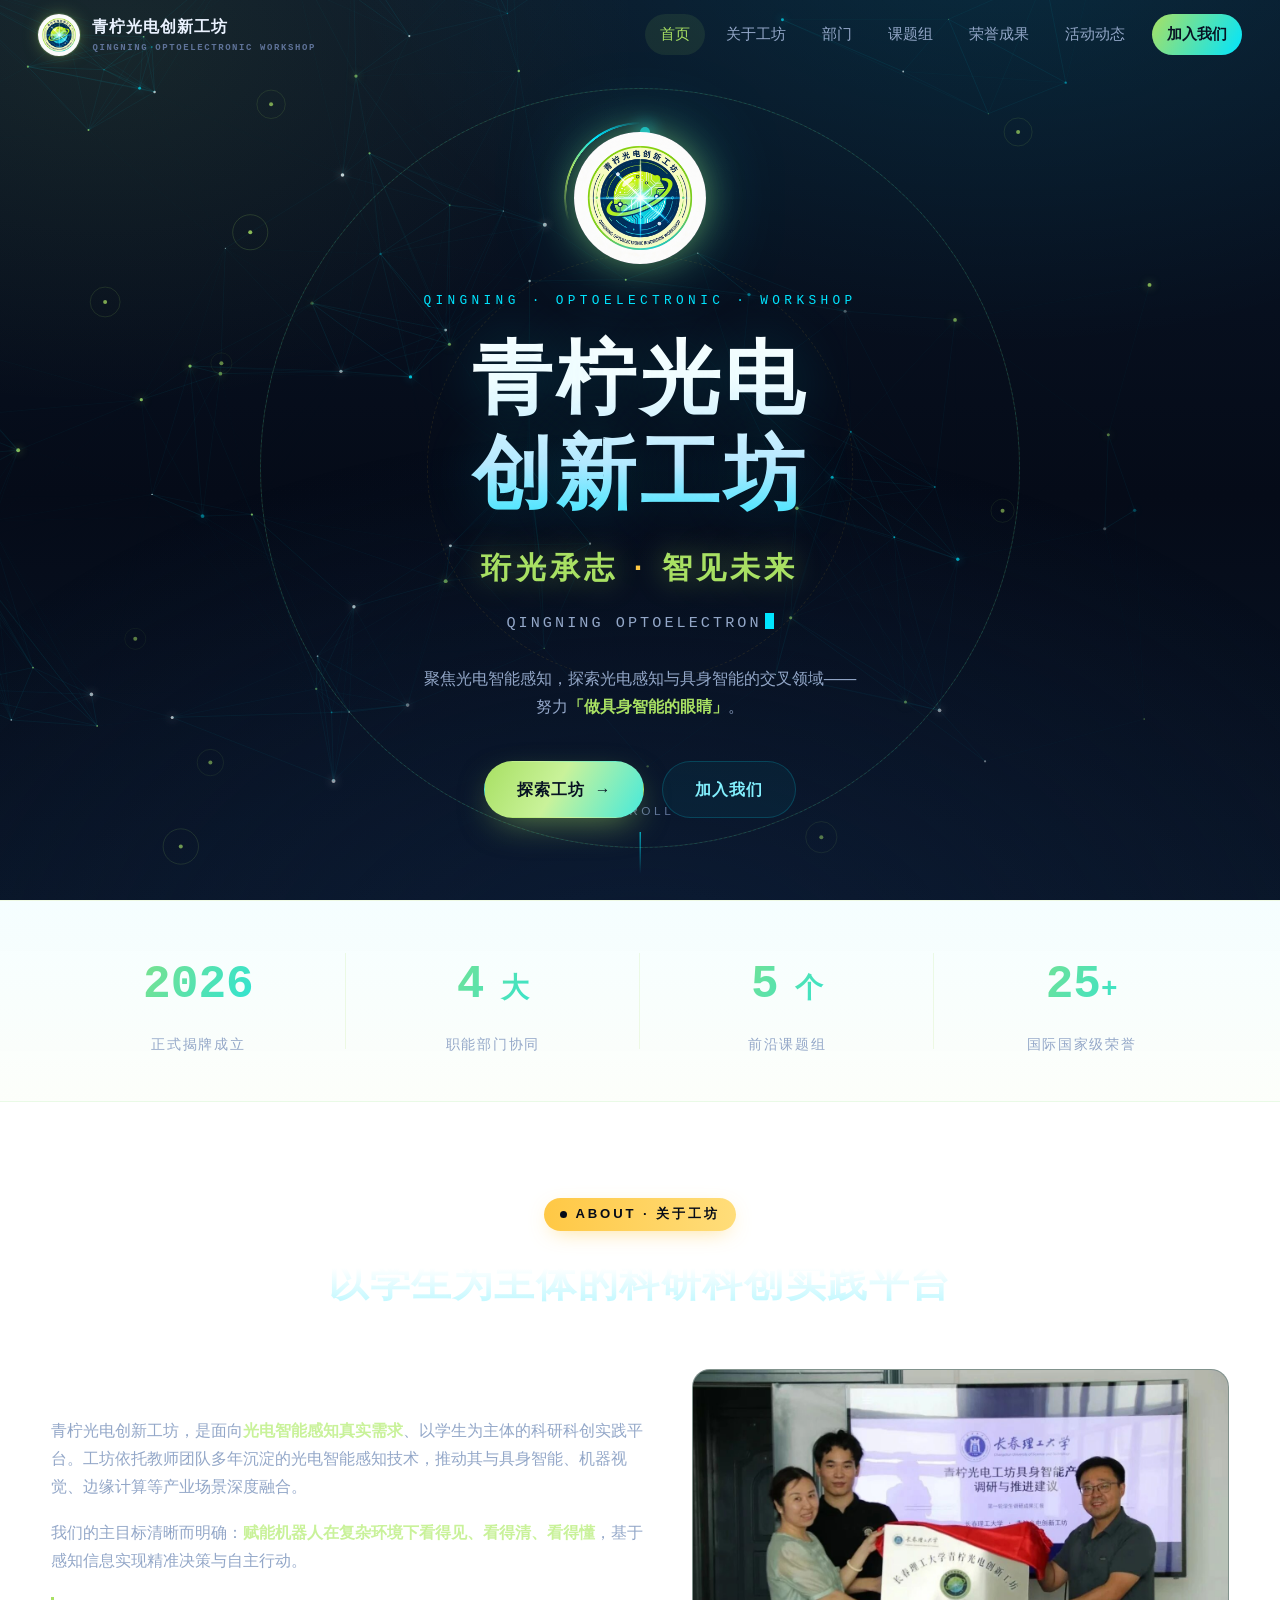
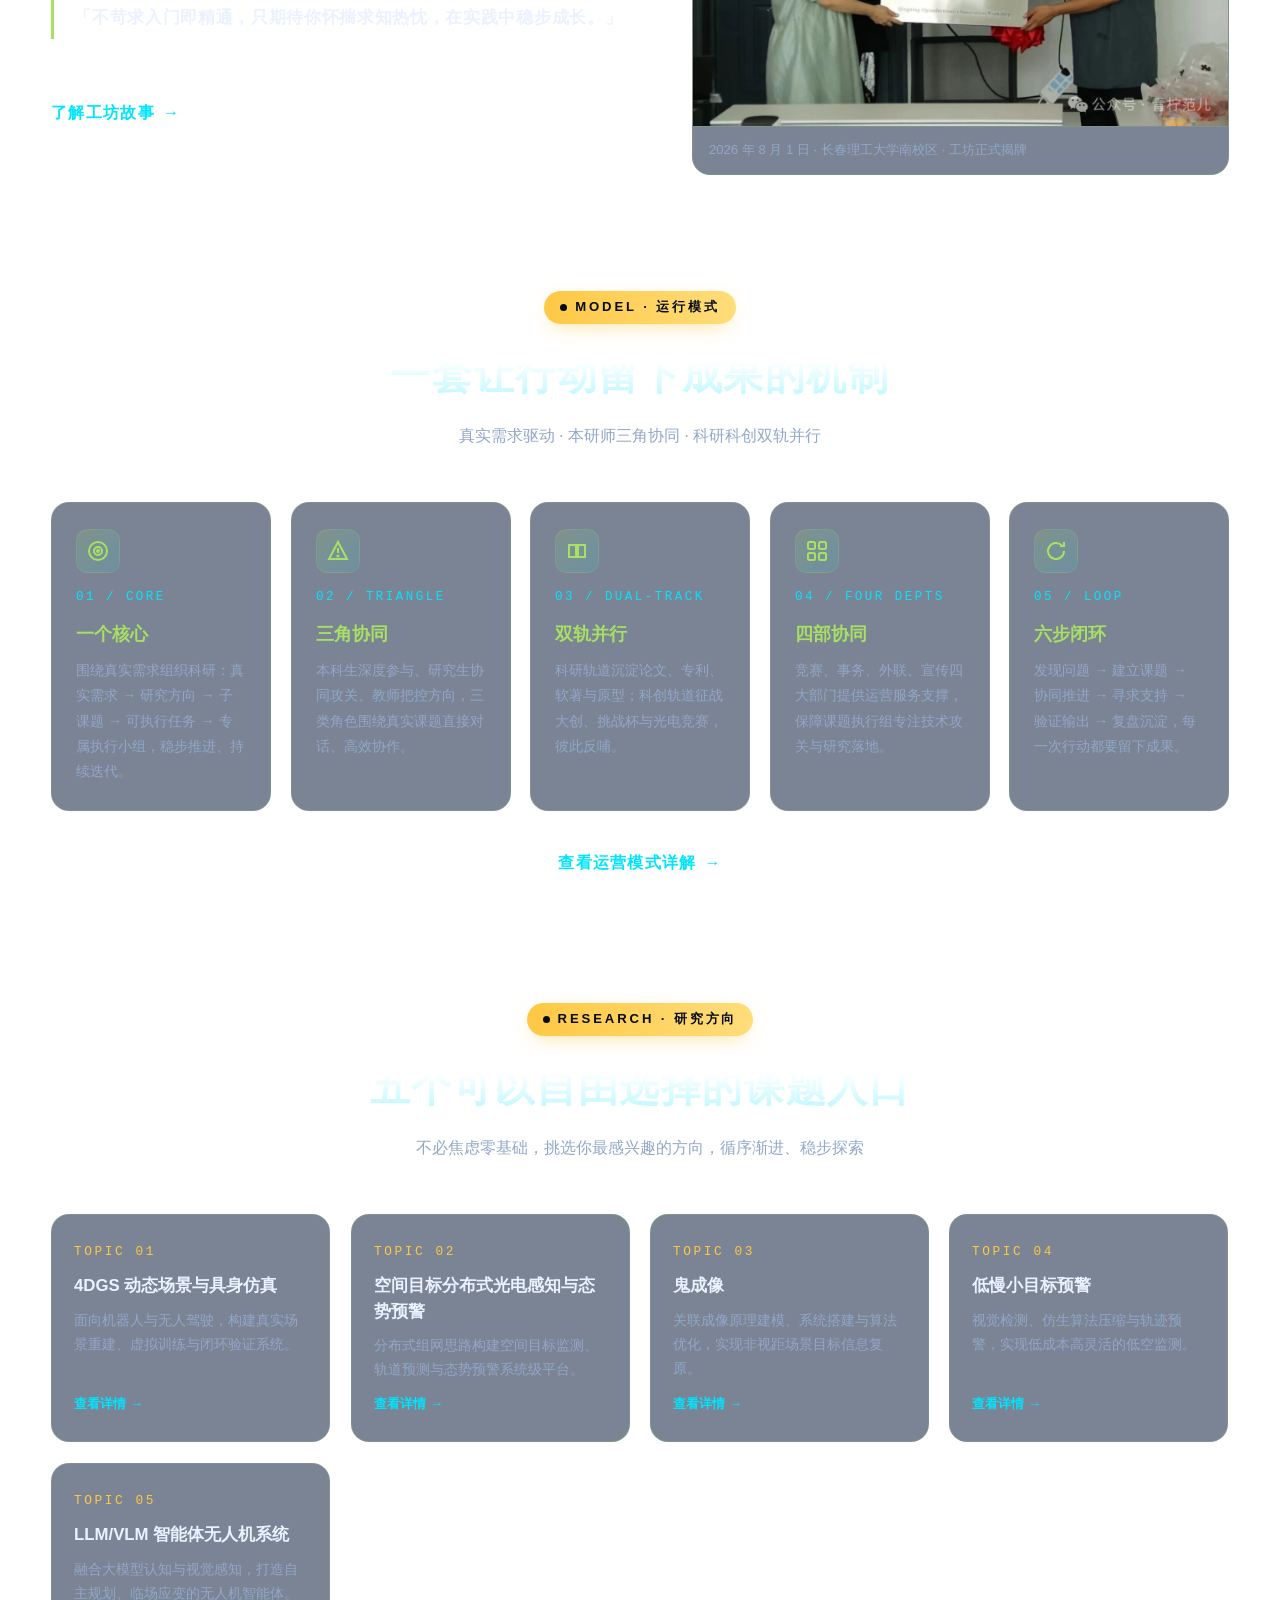
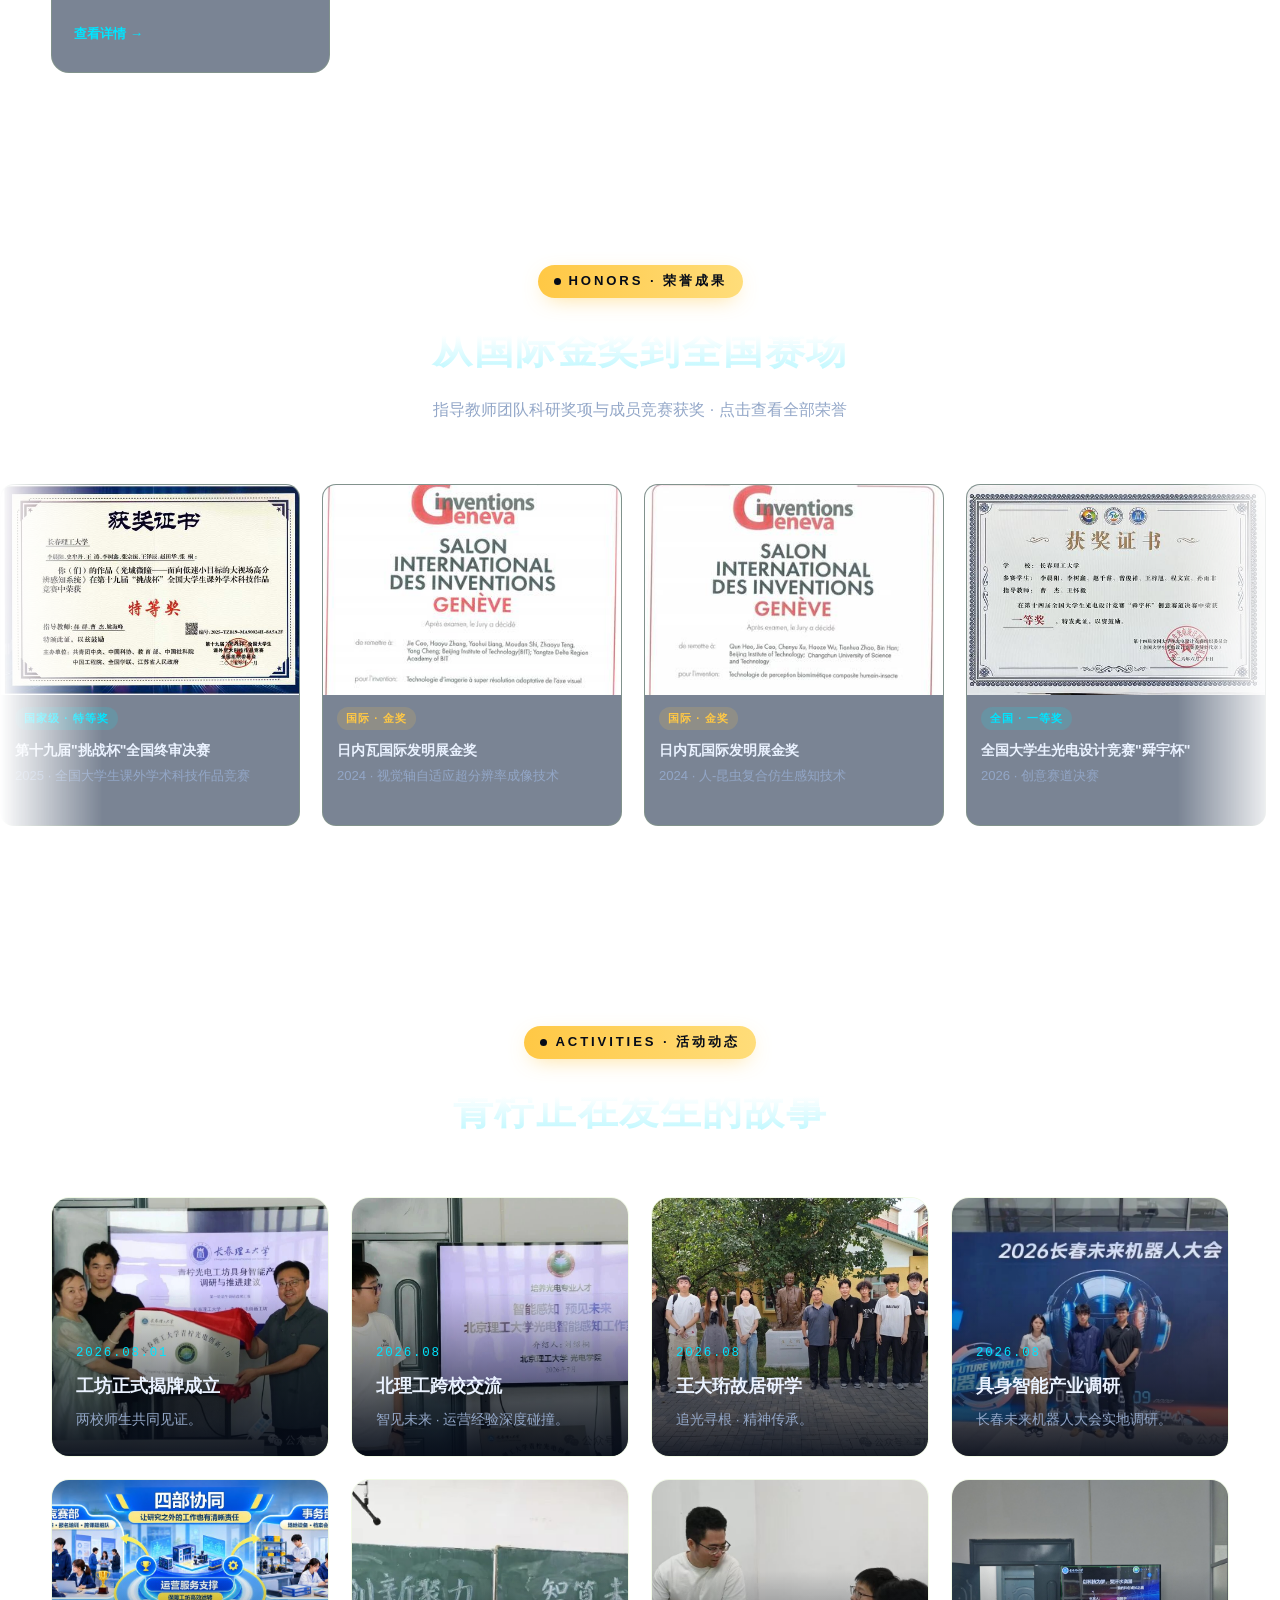
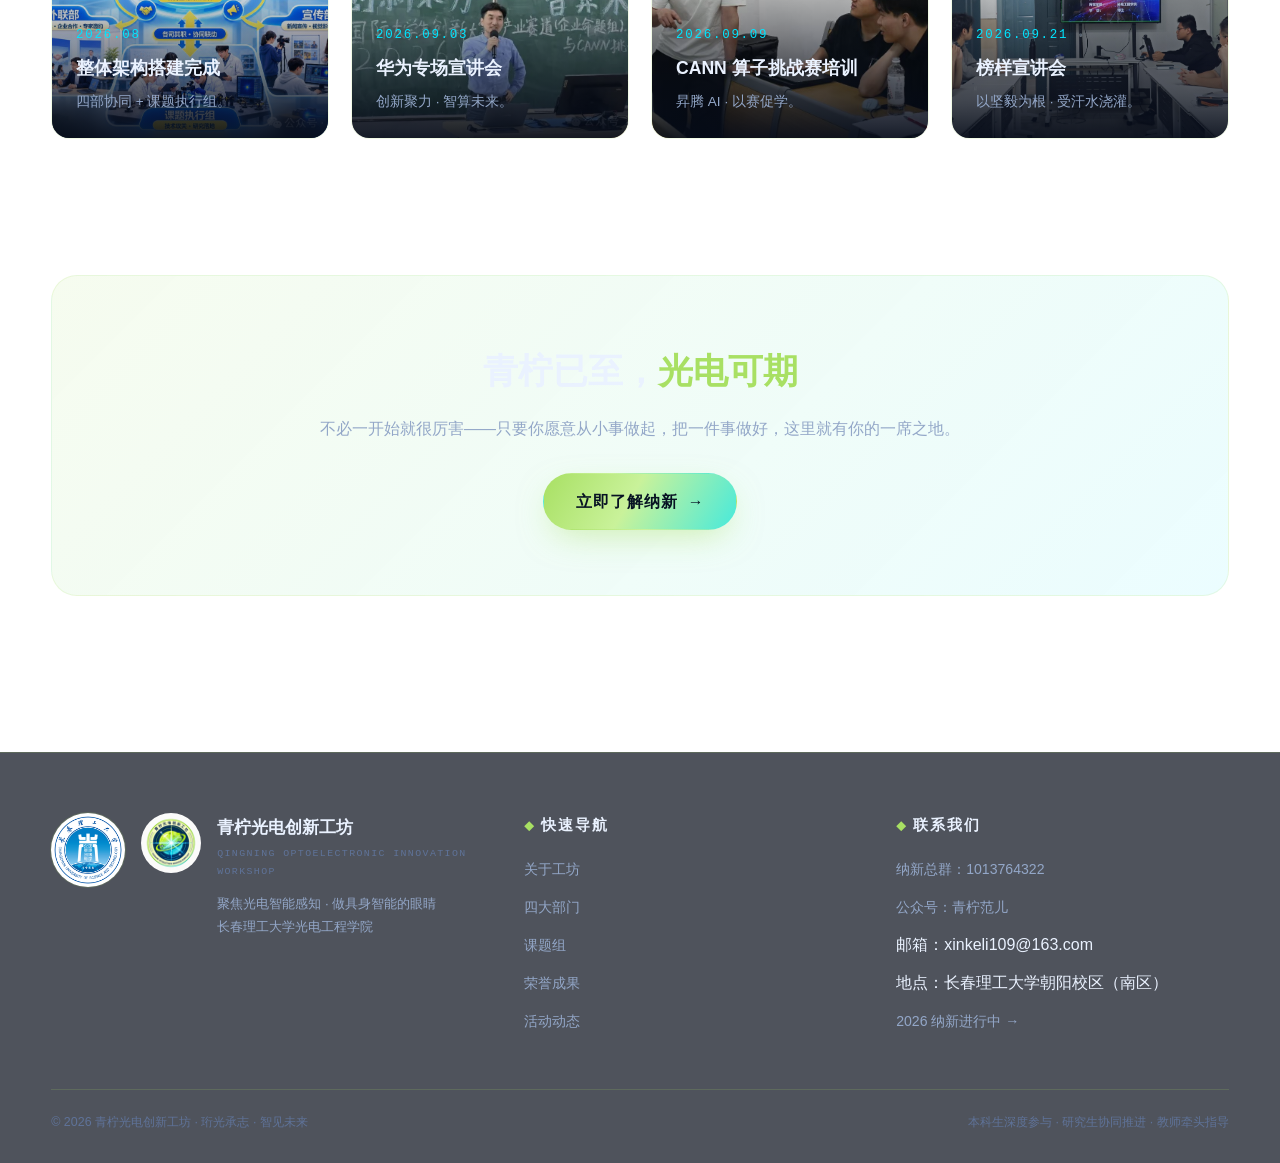
<file: index.html>
﻿<!DOCTYPE html>
<html lang="zh-CN">
<head>
<meta charset="UTF-8">
<meta name="viewport" content="width=device-width,initial-scale=1">
<title>青柠光电创新工坊 · 做具身智能的眼睛</title>
<meta name="description" content="长春理工大学青柠光电创新工坊——聚焦光电智能感知，探索光电感知与具身智能的交叉领域，做具身智能的眼睛。">
<link rel="icon" type="image/png" href="favicon.png">
<link rel="apple-touch-icon" href="assets/img/apple-touch-icon.png">
<link rel="stylesheet" href="css/style.css?v=4">
<noscript><style>.reveal{opacity:1!important;transform:none!important}</style></noscript>
</head>
<body data-scene="dense">

<div class="scroll-progress"></div>

<nav class="nav">
  <div class="nav-inner">
    <a class="nav-brand" href="index.html">
      <img src="assets/img/logo-badge.png" alt="青柠光电创新工坊徽章">
      <span><span class="cn">青柠光电创新工坊</span><span class="en">QINGNING OPTOELECTRONIC WORKSHOP</span></span>
    </a>
    <button class="nav-toggle" aria-label="菜单"><span></span><span></span><span></span></button>
    <div class="nav-links">
      <a href="index.html" class="active">首页</a>
      <a href="about.html">关于工坊</a>
      <a href="departments.html">部门</a>
      <a href="research.html">课题组</a>
      <a href="honors.html">荣誉成果</a>
      <a href="activities.html">活动动态</a>
      <a href="join.html" class="join">加入我们</a>
    </div>
  </div>
</nav>

<header class="hero">
  <div class="hero-orbit" aria-hidden="true">
    <div class="ring r1"><span class="sat"></span></div>
    <div class="ring r2"></div>
    <div class="ring r3"></div>
  </div>
  <div class="hero-inner">
    <div class="hero-badge reveal"><img src="assets/img/logo-badge.png" alt="青柠光电创新工坊 Logo"></div>
    <div class="pre reveal d1">QINGNING · OPTOELECTRONIC · WORKSHOP</div>
    <h1 class="reveal d1">青柠光电<br>创新工坊</h1>
    <div class="slogan reveal d2">珩光承志<span class="dot">·</span>智见未来</div>
    <div class="type-line reveal d2">
      <span data-typewriter data-phrases="QINGNING OPTOELECTRONIC INNOVATION WORKSHOP|BE THE EYES OF EMBODIED AI|光电智能感知 × 具身智能"></span><span class="caret"></span>
    </div>
    <p class="desc reveal d3">聚焦光电智能感知，探索光电感知与具身智能的交叉领域——<br>努力<b class="text-lime">「做具身智能的眼睛」</b>。</p>
    <div class="hero-cta reveal d4">
      <a href="about.html" class="btn btn-primary">探索工坊 <span class="arr">→</span></a>
      <a href="join.html" class="btn btn-ghost">加入我们</a>
    </div>
  </div>
  <div class="scroll-hint">SCROLL</div>
</header>

<div class="stats">
  <div class="container stats-grid">
    <div class="stat reveal"><div class="num"><span data-count="2026">0</span></div><div class="label">正式揭牌成立</div></div>
    <div class="stat reveal d1"><div class="num"><span data-count="4">0</span><span class="suffix"> 大</span></div><div class="label">职能部门协同</div></div>
    <div class="stat reveal d2"><div class="num"><span data-count="5">0</span><span class="suffix"> 个</span></div><div class="label">前沿课题组</div></div>
    <div class="stat reveal d3"><div class="num"><span data-count="25">0</span><span class="suffix">+</span></div><div class="label">国际国家级荣誉</div></div>
  </div>
</div>

<section id="about">
  <div class="container">
    <div class="section-head reveal">
      <span class="sec-tag">ABOUT · 关于工坊</span>
      <h2>以学生为主体的科研科创实践平台</h2>
    </div>
    <div class="split">
      <div class="prose reveal">
        <p>青柠光电创新工坊，是面向<strong>光电智能感知真实需求</strong>、以学生为主体的科研科创实践平台。工坊依托教师团队多年沉淀的光电智能感知技术，推动其与具身智能、机器视觉、边缘计算等产业场景深度融合。</p>
        <p>我们的主目标清晰而明确：<strong>赋能机器人在复杂环境下看得见、看得清、看得懂</strong>，基于感知信息实现精准决策与自主行动。</p>
        <div class="quote">「不苛求入门即精通，只期待你怀揣求知热忱，在实践中稳步成长。」</div>
        <a href="about.html" class="more-link">了解工坊故事 <span class="arr">→</span></a>
      </div>
      <div class="info-figure reveal d2 tilt">
        <img src="assets/img/photo-unveil.jpg" alt="青柠光电创新工坊揭牌仪式" loading="lazy">
        <figcaption>2026 年 8 月 1 日 · 长春理工大学南校区 · 工坊正式揭牌</figcaption>
      </div>
    </div>
  </div>
</section>

<section style="padding-top:20px">
  <div class="container">
    <div class="section-head reveal">
      <span class="sec-tag">MODEL · 运行模式</span>
      <h2>一套让行动留下成果的机制</h2>
      <p class="sub">真实需求驱动 · 本研师三角协同 · 科研科创双轨并行</p>
    </div>
    <div style="display:grid;grid-template-columns:repeat(auto-fit,minmax(215px,1fr));gap:20px">
      <div class="card mode-card tilt reveal">
        <div class="ico"><svg viewBox="0 0 24 24" fill="none" stroke-width="2"><circle cx="12" cy="12" r="9"/><circle cx="12" cy="12" r="4"/><circle cx="12" cy="12" r="1"/></svg></div>
        <div class="idx">01 / CORE</div>
        <h3><b>一个核心</b></h3>
        <p>围绕真实需求组织科研：真实需求 → 研究方向 → 子课题 → 可执行任务 → 专属执行小组，稳步推进、持续迭代。</p>
      </div>
      <div class="card mode-card tilt reveal d1">
        <div class="ico"><svg viewBox="0 0 24 24" fill="none" stroke-width="2"><path d="M12 3 3 20h18L12 3z"/><path d="M12 9v5"/><circle cx="12" cy="17" r="0.6" fill="currentColor"/></svg></div>
        <div class="idx">02 / TRIANGLE</div>
        <h3><b>三角协同</b></h3>
        <p>本科生深度参与、研究生协同攻关、教师把控方向，三类角色围绕真实课题直接对话、高效协作。</p>
      </div>
      <div class="card mode-card tilt reveal d2">
        <div class="ico"><svg viewBox="0 0 24 24" fill="none" stroke-width="2"><path d="M4 6h7v12H4zM13 6h7v12h-7z"/><path d="M11 12h2"/></svg></div>
        <div class="idx">03 / DUAL-TRACK</div>
        <h3><b>双轨并行</b></h3>
        <p>科研轨道沉淀论文、专利、软著与原型；科创轨道征战大创、挑战杯与光电竞赛，彼此反哺。</p>
      </div>
      <div class="card mode-card tilt reveal d3">
        <div class="ico"><svg viewBox="0 0 24 24" fill="none" stroke-width="2"><rect x="3" y="3" width="7" height="7" rx="1.5"/><rect x="14" y="3" width="7" height="7" rx="1.5"/><rect x="3" y="14" width="7" height="7" rx="1.5"/><rect x="14" y="14" width="7" height="7" rx="1.5"/></svg></div>
        <div class="idx">04 / FOUR DEPTS</div>
        <h3><b>四部协同</b></h3>
        <p>竞赛、事务、外联、宣传四大部门提供运营服务支撑，保障课题执行组专注技术攻关与研究落地。</p>
      </div>
      <div class="card mode-card tilt reveal d4">
        <div class="ico"><svg viewBox="0 0 24 24" fill="none" stroke-width="2"><path d="M20 12a8 8 0 1 1-2.3-5.6"/><path d="M20 3v4h-4"/></svg></div>
        <div class="idx">05 / LOOP</div>
        <h3><b>六步闭环</b></h3>
        <p>发现问题 → 建立课题 → 协同推进 → 寻求支持 → 验证输出 → 复盘沉淀，每一次行动都要留下成果。</p>
      </div>
    </div>
    <div style="text-align:center">
      <a href="about.html#model" class="more-link reveal">查看运营模式详解 <span class="arr">→</span></a>
    </div>
  </div>
</section>

<section style="padding-top:30px">
  <div class="container">
    <div class="section-head reveal">
      <span class="sec-tag">RESEARCH · 研究方向</span>
      <h2>五个可以自由选择的课题入口</h2>
      <p class="sub">不必焦虑零基础，挑选你最感兴趣的方向，循序渐进、稳步探索</p>
    </div>
    <div style="display:grid;grid-template-columns:repeat(auto-fit,minmax(220px,1fr));gap:20px">
      <div class="card topic-mini tilt reveal"><span class="no">TOPIC 01</span><h3>4DGS 动态场景与具身仿真</h3><p>面向机器人与无人驾驶，构建真实场景重建、虚拟训练与闭环验证系统。</p><a href="research.html" class="go">查看详情 →</a></div>
      <div class="card topic-mini tilt reveal d1"><span class="no">TOPIC 02</span><h3>空间目标分布式光电感知与态势预警</h3><p>分布式组网思路构建空间目标监测、轨道预测与态势预警系统级平台。</p><a href="research.html" class="go">查看详情 →</a></div>
      <div class="card topic-mini tilt reveal d2"><span class="no">TOPIC 03</span><h3>鬼成像</h3><p>关联成像原理建模、系统搭建与算法优化，实现非视距场景目标信息复原。</p><a href="research.html" class="go">查看详情 →</a></div>
      <div class="card topic-mini tilt reveal d3"><span class="no">TOPIC 04</span><h3>低慢小目标预警</h3><p>视觉检测、仿生算法压缩与轨迹预警，实现低成本高灵活的低空监测。</p><a href="research.html" class="go">查看详情 →</a></div>
      <div class="card topic-mini tilt reveal d4"><span class="no">TOPIC 05</span><h3>LLM/VLM 智能体无人机系统</h3><p>融合大模型认知与视觉感知，打造自主规划、临场应变的无人机智能体。</p><a href="research.html" class="go">查看详情 →</a></div>
    </div>
  </div>
</section>

<section>
  <div class="container">
    <div class="section-head reveal">
      <span class="sec-tag">HONORS · 荣誉成果</span>
      <h2>从国际金奖到全国赛场</h2>
      <p class="sub">指导教师团队科研奖项与成员竞赛获奖 · 点击查看全部荣誉</p>
    </div>
  </div>
  <div class="marquee reveal">
    <div class="marquee-track">
      <a href="honors.html" class="honor-slide"><img src="assets/img/honors/honor-04-th.jpg" alt="挑战杯特等奖证书"><div class="cap"><span class="badge-rank rank-nat">国家级 · 特等奖</span><b>第十九届"挑战杯"全国终审决赛</b>2025 · 全国大学生课外学术科技作品竞赛</div></a>
      <a href="honors.html" class="honor-slide"><img src="assets/img/honors/honor-01-th.jpg" alt="日内瓦国际发明展金奖"><div class="cap"><span class="badge-rank rank-intl">国际 · 金奖</span><b>日内瓦国际发明展金奖</b>2024 · 视觉轴自适应超分辨率成像技术</div></a>
      <a href="honors.html" class="honor-slide"><img src="assets/img/honors/honor-02-th.jpg" alt="日内瓦国际发明展金奖"><div class="cap"><span class="badge-rank rank-intl">国际 · 金奖</span><b>日内瓦国际发明展金奖</b>2024 · 人-昆虫复合仿生感知技术</div></a>
      <a href="honors.html" class="honor-slide"><img src="assets/img/honors/honor-05-th.jpg" alt="光电设计竞赛舜宇杯一等奖"><div class="cap"><span class="badge-rank rank-nat">全国 · 一等奖</span><b>全国大学生光电设计竞赛"舜宇杯"</b>2026 · 创意赛道决赛</div></a>
      <a href="honors.html" class="honor-slide"><img src="assets/img/honors/honor-06-th.jpg" alt="曦智杯一等奖"><div class="cap"><span class="badge-rank rank-nat">全国 · 一等奖</span><b>全国大学生光电设计竞赛"曦智杯"</b>2024 · 创意赛道决赛</div></a>
      <a href="honors.html" class="honor-slide"><img src="assets/img/honors/honor-07-th.jpg" alt="AIC算法大赛全国一等奖"><div class="cap"><span class="badge-rank rank-nat">全国 · 一等奖</span><b>全球校园人工智能算法精英大赛全国总决赛</b>2024 · AIC</div></a>
      <a href="honors.html" class="honor-slide"><img src="assets/img/honors/honor-13-th.jpg" alt="中国国际大学生创新大赛银奖"><div class="cap"><span class="badge-rank rank-nat">全国 · 银奖</span><b>中国国际大学生创新大赛</b>2025 · 量子光芯项目</div></a>
      <a href="honors.html" class="honor-slide"><img src="assets/img/honors/honor-24-th.jpg" alt="RAICOM全国总决赛二等奖"><div class="cap"><span class="badge-rank rank-nat">全国 · 二等奖</span><b>睿抗机器人开发者大赛（RAICOM）全国总决赛</b>2026 · 应用场景分析竞赛</div></a>
      
      <a href="honors.html" class="honor-slide"><img src="assets/img/honors/honor-04-th.jpg" alt=""><div class="cap"><span class="badge-rank rank-nat">国家级 · 特等奖</span><b>第十九届"挑战杯"全国终审决赛</b>2025</div></a>
      <a href="honors.html" class="honor-slide"><img src="assets/img/honors/honor-01-th.jpg" alt=""><div class="cap"><span class="badge-rank rank-intl">国际 · 金奖</span><b>日内瓦国际发明展金奖</b>2024</div></a>
      <a href="honors.html" class="honor-slide"><img src="assets/img/honors/honor-02-th.jpg" alt=""><div class="cap"><span class="badge-rank rank-intl">国际 · 金奖</span><b>日内瓦国际发明展金奖</b>2024</div></a>
      <a href="honors.html" class="honor-slide"><img src="assets/img/honors/honor-05-th.jpg" alt=""><div class="cap"><span class="badge-rank rank-nat">全国 · 一等奖</span><b>全国大学生光电设计竞赛"舜宇杯"</b>2026</div></a>
      <a href="honors.html" class="honor-slide"><img src="assets/img/honors/honor-06-th.jpg" alt=""><div class="cap"><span class="badge-rank rank-nat">全国 · 一等奖</span><b>全国大学生光电设计竞赛"曦智杯"</b>2024</div></a>
      <a href="honors.html" class="honor-slide"><img src="assets/img/honors/honor-07-th.jpg" alt=""><div class="cap"><span class="badge-rank rank-nat">全国 · 一等奖</span><b>全球校园人工智能算法精英大赛全国总决赛</b>2024</div></a>
      <a href="honors.html" class="honor-slide"><img src="assets/img/honors/honor-13-th.jpg" alt=""><div class="cap"><span class="badge-rank rank-nat">全国 · 银奖</span><b>中国国际大学生创新大赛</b>2025</div></a>
      <a href="honors.html" class="honor-slide"><img src="assets/img/honors/honor-24-th.jpg" alt=""><div class="cap"><span class="badge-rank rank-nat">全国 · 二等奖</span><b>睿抗机器人开发者大赛（RAICOM）全国总决赛</b>2026</div></a>
    </div>
  </div>
</section>

<section>
  <div class="container">
    <div class="section-head reveal">
      <span class="sec-tag">ACTIVITIES · 活动动态</span>
      <h2>青柠正在发生的故事</h2>
    </div>
    <div class="grid-4">
      <a href="activities.html" class="photo-card reveal tilt" style="min-height:260px">
        <img src="assets/img/photo-unveil.jpg" alt="揭牌仪式">
        <div class="pc-cap"><span class="d">2026.08.01</span><h3>工坊正式揭牌成立</h3><p>两校师生共同见证。</p></div>
      </a>
      <a href="activities.html" class="photo-card reveal d1 tilt" style="min-height:260px">
        <img src="assets/img/photo-bit.jpg" alt="北理工跨校交流">
        <div class="pc-cap"><span class="d">2026.08</span><h3>北理工跨校交流</h3><p>智见未来 · 运营经验深度碰撞。</p></div>
      </a>
      <a href="activities.html" class="photo-card reveal d2 tilt" style="min-height:260px">
        <img src="assets/img/photo-heritage1.jpg" alt="王大珩故居研学">
        <div class="pc-cap"><span class="d">2026.08</span><h3>王大珩故居研学</h3><p>追光寻根 · 精神传承。</p></div>
      </a>
      <a href="activities.html" class="photo-card reveal d3 tilt" style="min-height:260px">
        <img src="assets/img/photo-robot.jpg" alt="具身智能产业调研">
        <div class="pc-cap"><span class="d">2026.08</span><h3>具身智能产业调研</h3><p>长春未来机器人大会实地调研。</p></div>
      </a>
      <a href="activities.html" class="photo-card reveal tilt" style="min-height:260px">
        <img src="assets/img/infra-fourdept.jpg" alt="四部协同架构落地">
        <div class="pc-cap"><span class="d">2026.08</span><h3>整体架构搭建完成</h3><p>四部协同 + 课题执行组。</p></div>
      </a>
      <a href="activities.html" class="photo-card reveal d1 tilt" style="min-height:260px">
        <img src="assets/img/photo-huawei-1.jpg" alt="华为专场宣讲会">
        <div class="pc-cap"><span class="d">2026.09.03</span><h3>华为专场宣讲会</h3><p>创新聚力 · 智算未来。</p></div>
      </a>
      <a href="activities.html" class="photo-card reveal d2 tilt" style="min-height:260px">
        <img src="assets/img/photo-cann-1.jpg" alt="华为CANN算子挑战赛培训">
        <div class="pc-cap"><span class="d">2026.09.09</span><h3>CANN 算子挑战赛培训</h3><p>昇腾 AI · 以赛促学。</p></div>
      </a>
      <a href="activities.html" class="photo-card reveal d3 tilt" style="min-height:260px">
        <img src="assets/img/photo-bangyang-1.jpg" alt="榜样宣讲会">
        <div class="pc-cap"><span class="d">2026.09.21</span><h3>榜样宣讲会</h3><p>以坚毅为根 · 受汗水浇灌。</p></div>
      </a>
    </div>
  </div>
</section>

<section style="padding-top:10px">
  <div class="container">
    <div class="cta-band reveal">
      <h2>青柠已至，<span class="text-lime">光电可期</span></h2>
      <p>不必一开始就很厉害——只要你愿意从小事做起，把一件事做好，这里就有你的一席之地。</p>
      <a href="join.html" class="btn btn-primary">立即了解纳新 <span class="arr">→</span></a>
    </div>
  </div>
</section>

<footer class="footer">
  <div class="container">
    <div class="footer-top">
      <div class="footer-brand">
        <img class="school" src="assets/img/school-ring.png" alt="长春理工大学校标">
        <img class="logo" src="assets/img/logo-badge.png" alt="工坊徽章">
        <div>
          <h4>青柠光电创新工坊</h4>
          <div class="en">QINGNING OPTOELECTRONIC INNOVATION WORKSHOP</div>
          <p>聚焦光电智能感知 · 做具身智能的眼睛<br>长春理工大学光电工程学院</p>
        </div>
      </div>
      <div>
        <h5>快速导航</h5>
        <ul>
          <li><a href="about.html">关于工坊</a></li>
          <li><a href="departments.html">四大部门</a></li>
          <li><a href="research.html">课题组</a></li>
          <li><a href="honors.html">荣誉成果</a></li>
          <li><a href="activities.html">活动动态</a></li>
        </ul>
      </div>
      <div>
        <h5>联系我们</h5>
        <ul>
          <li><a href="join.html">纳新总群：1013764322</a></li>
          <li><a href="join.html">公众号：青柠范儿</a></li>
          <li>邮箱：xinkeli109@163.com</li>
          <li>地点：长春理工大学朝阳校区（南区）</li>
          <li><a href="join.html" class="text-cyan">2026 纳新进行中 →</a></li>
        </ul>
      </div>
    </div>
    <div class="footer-bottom">
      <span>© <span class="js-year">2026</span> 青柠光电创新工坊 · 珩光承志 · 智见未来</span>
      <span>本科生深度参与 · 研究生协同推进 · 教师牵头指导</span>
    </div>
  </div>
</footer>

<script src="js/cursor.js?v=5"></script>
<script src="js/scene.js?v=3"></script>
<script src="js/main.js?v=3"></script>
<script src="js/extras.js?v=7"></script>
</body>
</html>
</file>
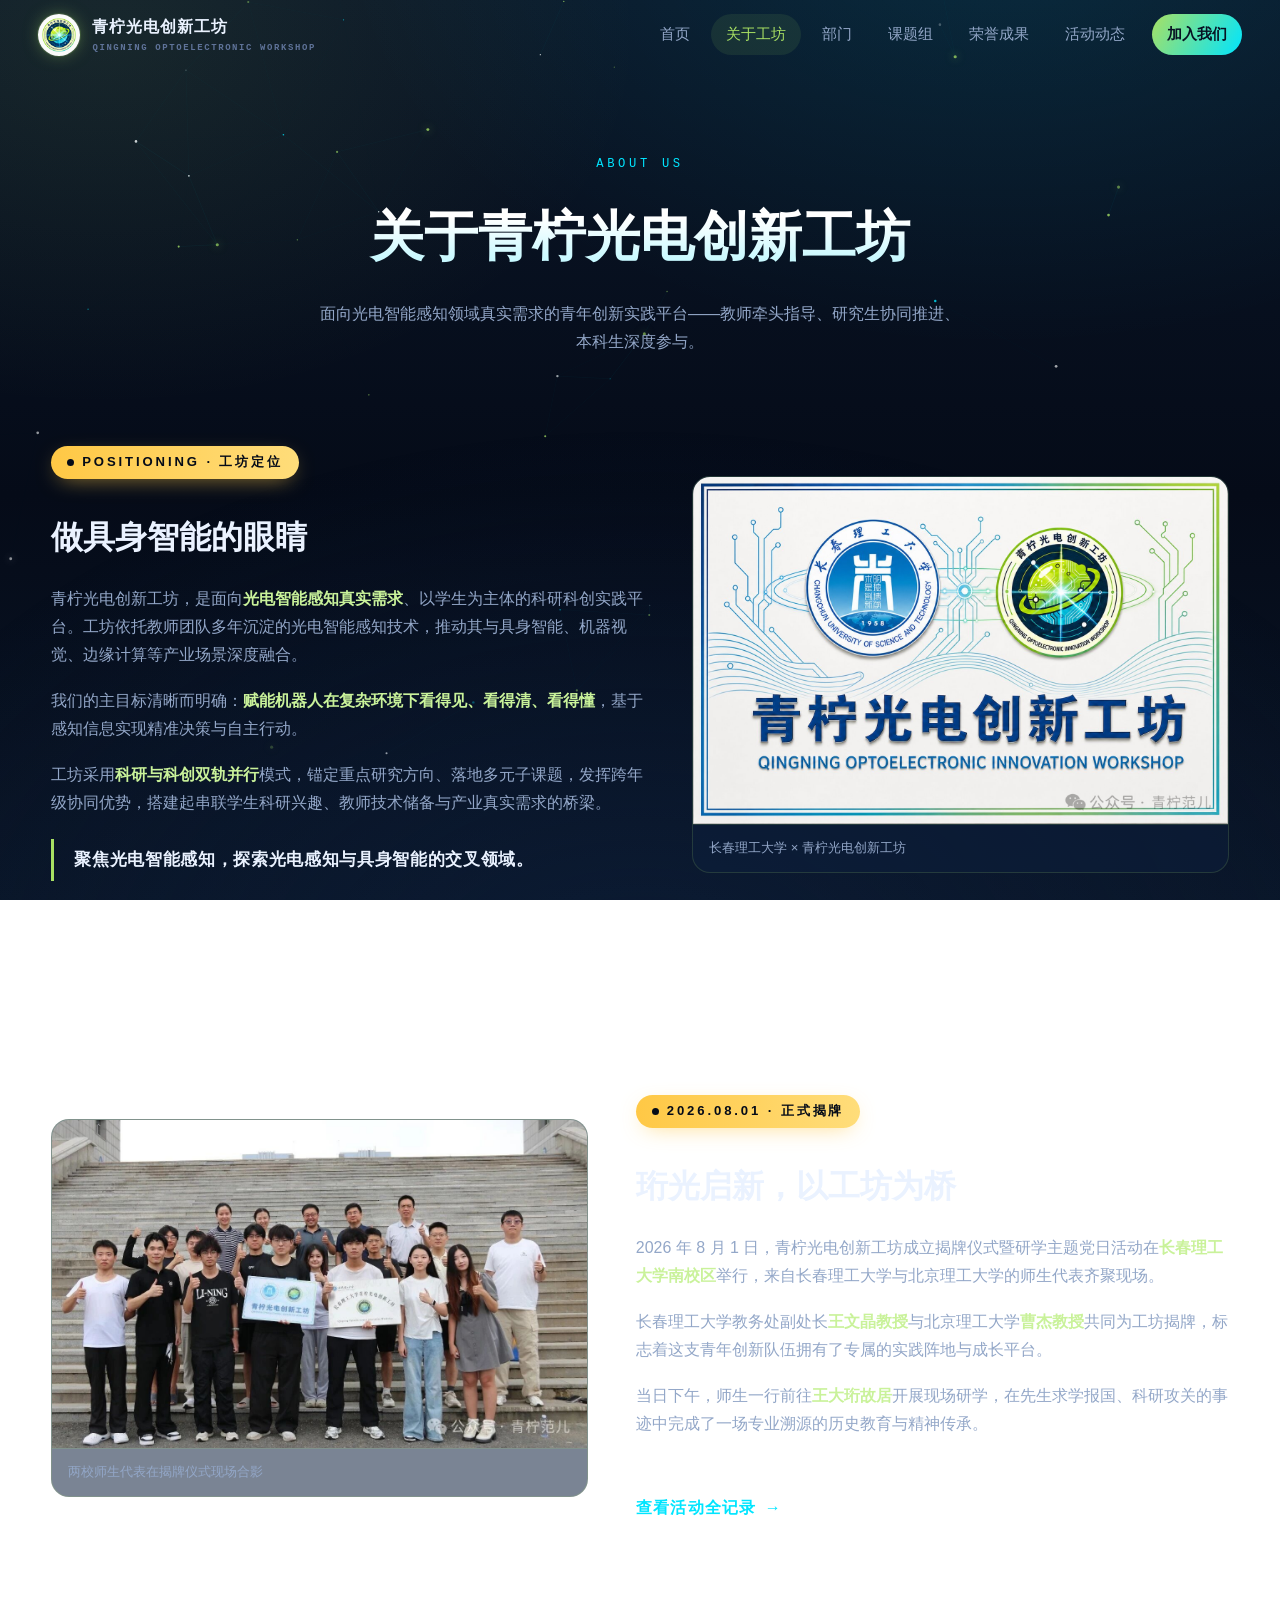
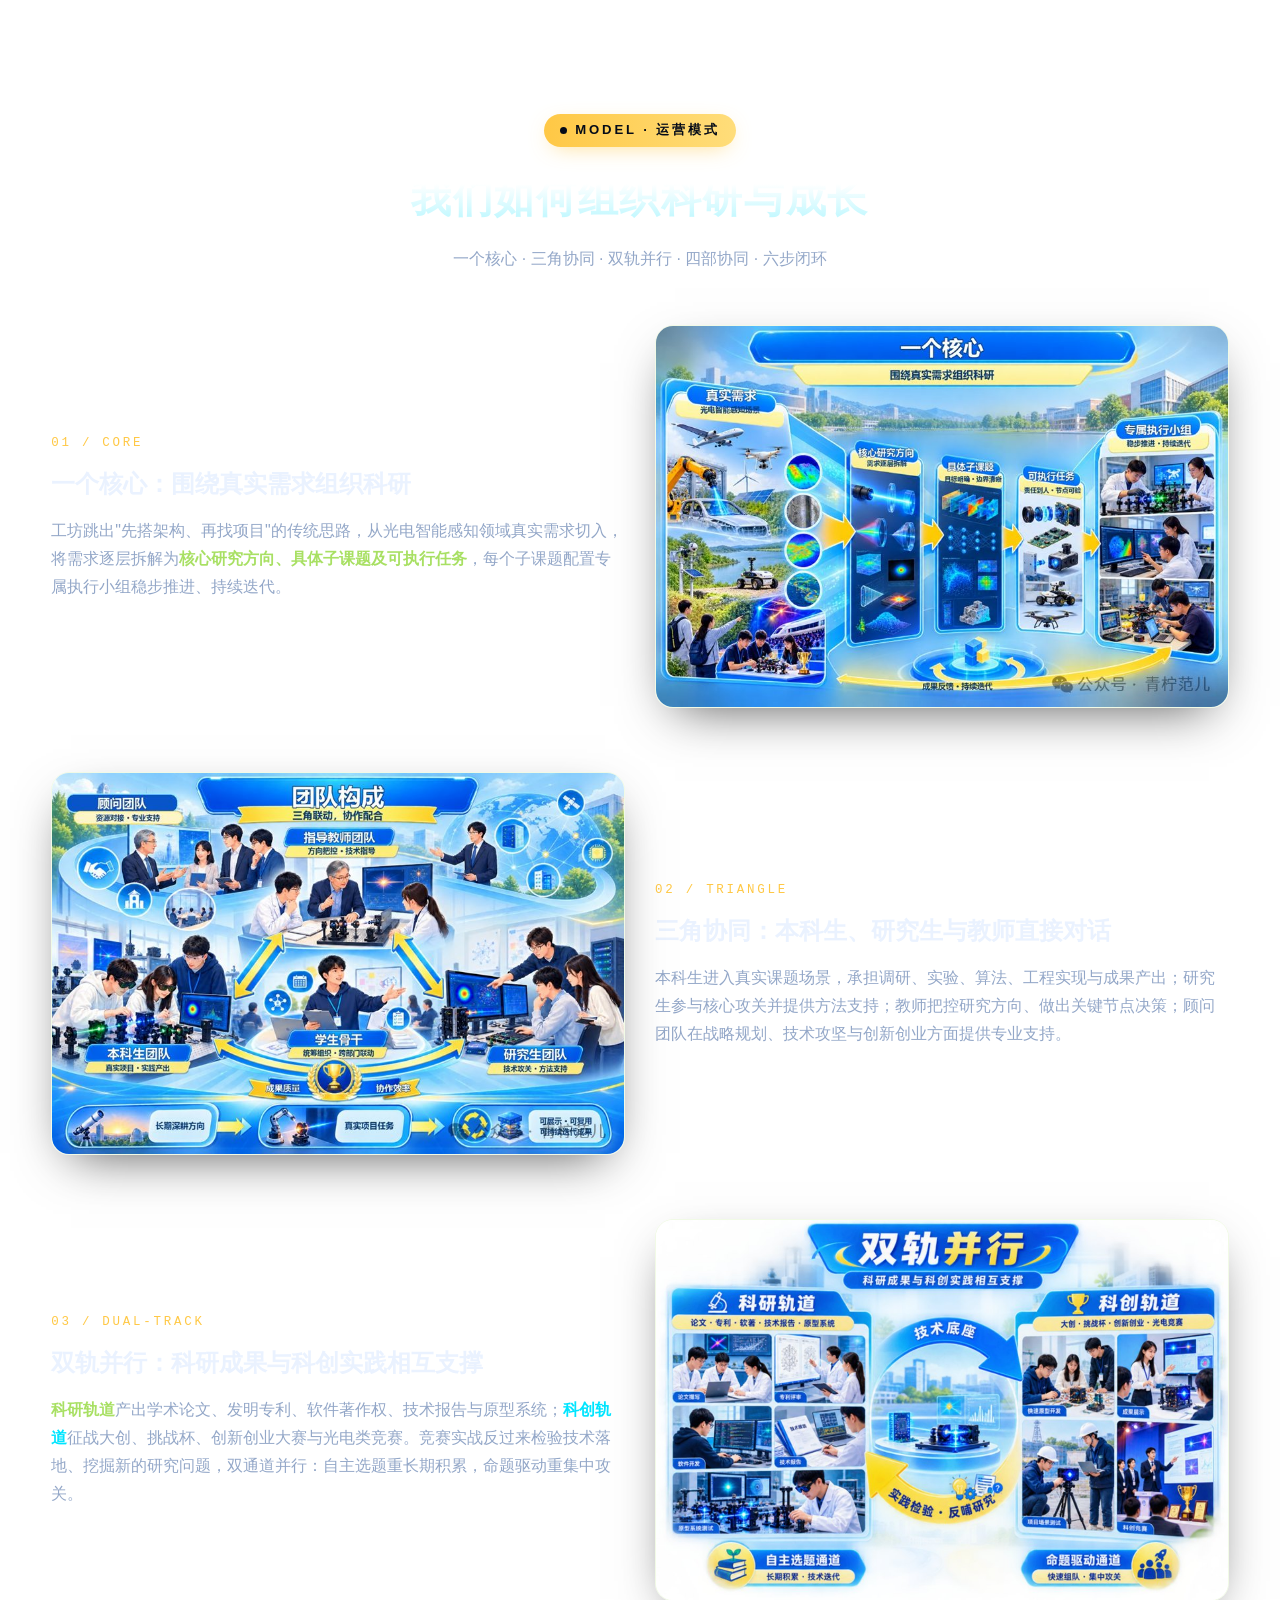
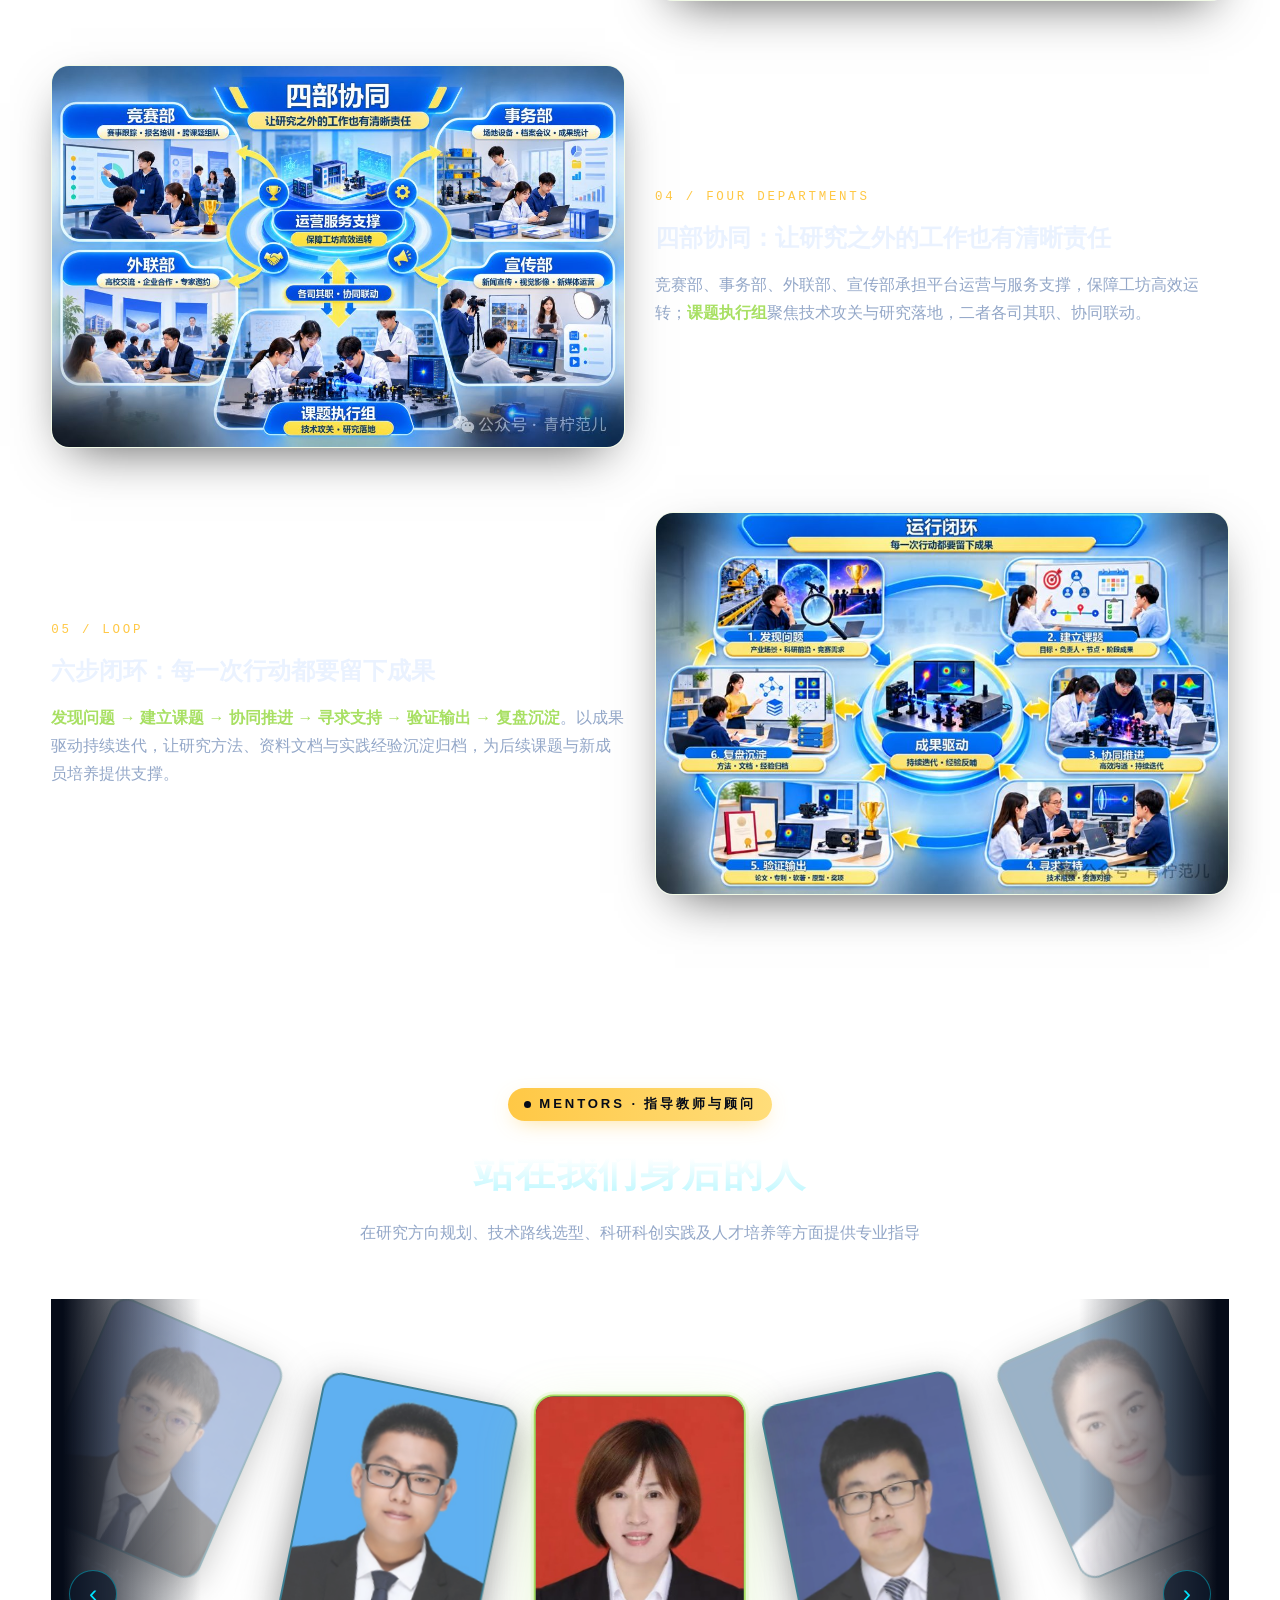
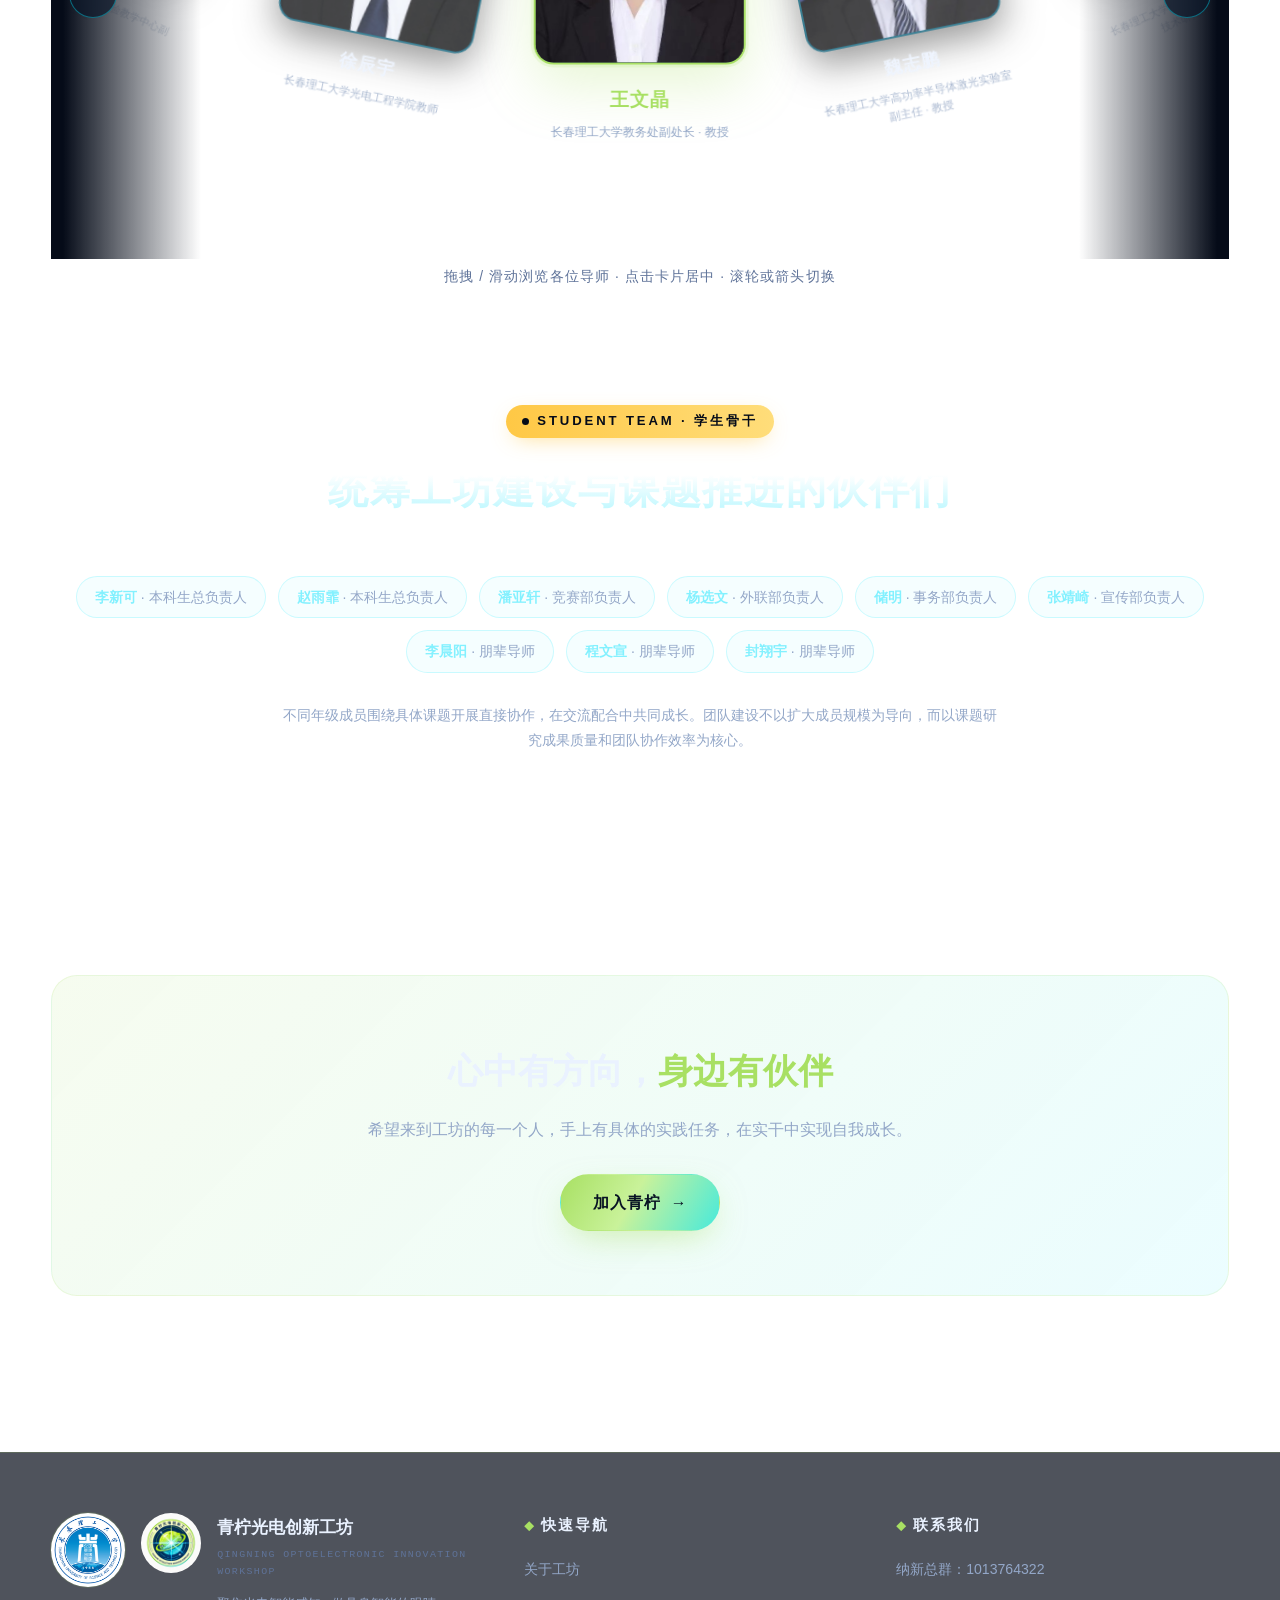
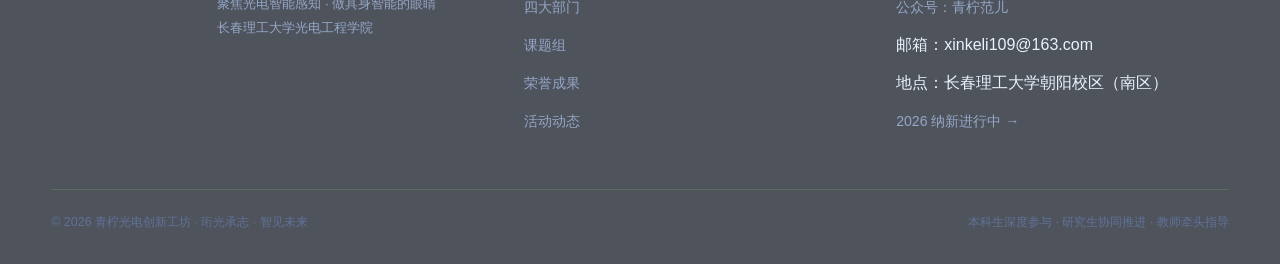
<file: about.html>
﻿<!DOCTYPE html>
<html lang="zh-CN">
<head>
<meta charset="UTF-8">
<meta name="viewport" content="width=device-width,initial-scale=1">
<title>关于工坊 · 青柠光电创新工坊</title>
<meta name="description" content="青柠光电创新工坊简介、揭牌故事、运营模式与指导教师团队。">
<link rel="icon" type="image/png" href="favicon.png">
<link rel="stylesheet" href="css/style.css?v=4">
<noscript><style>.reveal{opacity:1!important;transform:none!important}</style></noscript>
</head>
<body data-scene="lite">

<div class="scroll-progress"></div>

<nav class="nav">
  <div class="nav-inner">
    <a class="nav-brand" href="index.html">
      <img src="assets/img/logo-badge.png" alt="青柠光电创新工坊徽章">
      <span><span class="cn">青柠光电创新工坊</span><span class="en">QINGNING OPTOELECTRONIC WORKSHOP</span></span>
    </a>
    <button class="nav-toggle" aria-label="菜单"><span></span><span></span><span></span></button>
    <div class="nav-links">
      <a href="index.html">首页</a>
      <a href="about.html" class="active">关于工坊</a>
      <a href="departments.html">部门</a>
      <a href="research.html">课题组</a>
      <a href="honors.html">荣誉成果</a>
      <a href="activities.html">活动动态</a>
      <a href="join.html" class="join">加入我们</a>
    </div>
  </div>
</nav>

<header class="page-hero">
  <div class="container">
    <div class="pre reveal">ABOUT US</div>
    <h1 class="reveal d1">关于青柠光电创新工坊</h1>
    <p class="reveal d2">面向光电智能感知领域真实需求的青年创新实践平台——教师牵头指导、研究生协同推进、本科生深度参与。</p>
  </div>
</header>

<section style="padding-top:30px">
  <div class="container split">
    <div class="prose reveal">
      <span class="sec-tag">POSITIONING · 工坊定位</span>
      <h2 style="font-size:clamp(1.5rem,2.8vw,2rem);margin:14px 0 20px">做具身智能的眼睛</h2>
      <p>青柠光电创新工坊，是面向<strong>光电智能感知真实需求</strong>、以学生为主体的科研科创实践平台。工坊依托教师团队多年沉淀的光电智能感知技术，推动其与具身智能、机器视觉、边缘计算等产业场景深度融合。</p>
      <p>我们的主目标清晰而明确：<strong>赋能机器人在复杂环境下看得见、看得清、看得懂</strong>，基于感知信息实现精准决策与自主行动。</p>
      <p>工坊采用<strong>科研与科创双轨并行</strong>模式，锚定重点研究方向、落地多元子课题，发挥跨年级协同优势，搭建起串联学生科研兴趣、教师技术储备与产业真实需求的桥梁。</p>
      <div class="quote">聚焦光电智能感知，探索光电感知与具身智能的交叉领域。</div>
    </div>
    <div class="info-figure reveal d2 tilt">
      <img src="assets/img/brand-banner.jpg" alt="长春理工大学与青柠光电创新工坊品牌标识" loading="lazy">
      <figcaption>长春理工大学 × 青柠光电创新工坊</figcaption>
    </div>
  </div>
</section>

<section>
  <div class="container split rev">
    <div class="info-figure reveal tilt">
      <img src="assets/img/photo-group.jpg" alt="青柠光电创新工坊揭牌仪式全体合影" loading="lazy">
      <figcaption>两校师生代表在揭牌仪式现场合影</figcaption>
    </div>
    <div class="prose reveal d2">
      <span class="sec-tag">2026.08.01 · 正式揭牌</span>
      <h2 style="font-size:clamp(1.5rem,2.8vw,2rem);margin:14px 0 20px">珩光启新，以工坊为桥</h2>
      <p>2026 年 8 月 1 日，青柠光电创新工坊成立揭牌仪式暨研学主题党日活动在<strong>长春理工大学南校区</strong>举行，来自长春理工大学与北京理工大学的师生代表齐聚现场。</p>
      <p>长春理工大学教务处副处长<strong>王文晶教授</strong>与北京理工大学<strong>曹杰教授</strong>共同为工坊揭牌，标志着这支青年创新队伍拥有了专属的实践阵地与成长平台。</p>
      <p>当日下午，师生一行前往<strong>王大珩故居</strong>开展现场研学，在先生求学报国、科研攻关的事迹中完成了一场专业溯源的历史教育与精神传承。</p>
      <a href="activities.html" class="more-link">查看活动全记录 <span class="arr">→</span></a>
    </div>
  </div>
</section>

<section id="model">
  <div class="container">
    <div class="section-head reveal">
      <span class="sec-tag">MODEL · 运营模式</span>
      <h2>我们如何组织科研与成长</h2>
      <p class="sub">一个核心 · 三角协同 · 双轨并行 · 四部协同 · 六步闭环</p>
    </div>

    <div class="mode-detail reveal" style="margin-bottom:64px">
      <div class="md-fig tilt"><img src="assets/img/infra-core.jpg" alt="一个核心：围绕真实需求组织科研" loading="lazy"></div>
      <div class="md-text">
        <div class="kicker">01 / CORE</div>
        <h3>一个核心：围绕真实需求组织科研</h3>
        <p>工坊跳出"先搭架构、再找项目"的传统思路，从光电智能感知领域真实需求切入，将需求逐层拆解为<strong class="text-lime">核心研究方向、具体子课题及可执行任务</strong>，每个子课题配置专属执行小组稳步推进、持续迭代。</p>
      </div>
    </div>

    <div class="mode-detail reveal" style="margin-bottom:64px">
      <div class="md-fig tilt"><img src="assets/img/infra-triangle.jpg" alt="三角协同：团队构成图" loading="lazy"></div>
      <div class="md-text">
        <div class="kicker">02 / TRIANGLE</div>
        <h3>三角协同：本科生、研究生与教师直接对话</h3>
        <p>本科生进入真实课题场景，承担调研、实验、算法、工程实现与成果产出；研究生参与核心攻关并提供方法支持；教师把控研究方向、做出关键节点决策；顾问团队在战略规划、技术攻坚与创新创业方面提供专业支持。</p>
      </div>
    </div>

    <div class="mode-detail reveal" style="margin-bottom:64px">
      <div class="md-fig tilt"><img src="assets/img/infra-dualtrack.jpg?v=2" alt="双轨并行：科研成果与科创实践相互支撑" loading="lazy"></div>
      <div class="md-text">
        <div class="kicker">03 / DUAL-TRACK</div>
        <h3>双轨并行：科研成果与科创实践相互支撑</h3>
        <p><strong class="text-lime">科研轨道</strong>产出学术论文、发明专利、软件著作权、技术报告与原型系统；<strong class="text-cyan">科创轨道</strong>征战大创、挑战杯、创新创业大赛与光电类竞赛。竞赛实战反过来检验技术落地、挖掘新的研究问题，双通道并行：自主选题重长期积累，命题驱动重集中攻关。</p>
      </div>
    </div>

    <div class="mode-detail reveal" style="margin-bottom:64px">
      <div class="md-fig tilt"><img src="assets/img/infra-fourdept.jpg" alt="四部协同：让研究之外的工作也有清晰责任" loading="lazy"></div>
      <div class="md-text">
        <div class="kicker">04 / FOUR DEPARTMENTS</div>
        <h3>四部协同：让研究之外的工作也有清晰责任</h3>
        <p>竞赛部、事务部、外联部、宣传部承担平台运营与服务支撑，保障工坊高效运转；<strong class="text-lime">课题执行组</strong>聚焦技术攻关与研究落地，二者各司其职、协同联动。</p>
      </div>
    </div>

    <div class="mode-detail reveal">
      <div class="md-fig tilt"><img src="assets/img/infra-loop.jpg" alt="六步运行闭环" loading="lazy"></div>
      <div class="md-text">
        <div class="kicker">05 / LOOP</div>
        <h3>六步闭环：每一次行动都要留下成果</h3>
        <p><strong class="text-lime">发现问题 → 建立课题 → 协同推进 → 寻求支持 → 验证输出 → 复盘沉淀</strong>。以成果驱动持续迭代，让研究方法、资料文档与实践经验沉淀归档，为后续课题与新成员培养提供支撑。</p>
      </div>
    </div>
  </div>
</section>

<section>
  <div class="container">
    <div class="section-head reveal">
      <span class="sec-tag">MENTORS · 指导教师与顾问</span>
      <h2>站在我们身后的人</h2>
      <p class="sub">在研究方向规划、技术路线选型、科研科创实践及人才培养等方面提供专业指导</p>
    </div>
    <div class="tgal reveal" id="teacherGallery">
      <div class="tgal-viewport">
        <div class="tgal-track">
          <div class="tgal-card">
            <div class="tc-photo"><img src="assets/img/teacher-wangwenjing.jpg" alt="王文晶教授" loading="lazy" draggable="false"></div>
            <div class="tc-name">王文晶</div>
            <div class="tc-role">长春理工大学教务处副处长 · 教授</div>
          </div>
          <div class="tgal-card">
            <div class="tc-photo"><img src="assets/img/teacher-weizhipeng.jpg" alt="魏志鹏教授" loading="lazy" draggable="false"></div>
            <div class="tc-name">魏志鹏</div>
            <div class="tc-role">长春理工大学高功率半导体激光实验室副主任 · 教授</div>
          </div>
          <div class="tgal-card">
            <div class="tc-photo"><img src="assets/img/teacher-sungaofei.jpg" alt="孙高飞教授" loading="lazy" draggable="false"></div>
            <div class="tc-name">孙高飞</div>
            <div class="tc-role">长春理工大学航天地面模拟试验与测试技术研究所 · 教授</div>
          </div>
          <div class="tgal-card">
            <div class="tc-photo"><img src="assets/img/teacher-chenchunyi.jpg" alt="陈纯毅教授" loading="lazy" draggable="false"></div>
            <div class="tc-name">陈纯毅</div>
            <div class="tc-role">长春理工大学计算机科学技术学院副院长 · 教授</div>
          </div>
          <div class="tgal-card">
            <div class="tc-photo"><img src="assets/img/teacher-caojie.jpg" alt="曹杰教授" loading="lazy" draggable="false"></div>
            <div class="tc-name">曹杰</div>
            <div class="tc-role">北京理工大学光电学院教授 · 长春理工大学光电工程学院教授</div>
          </div>
          <div class="tgal-card">
            <div class="tc-photo"><img src="assets/img/teacher-yaohaifeng.jpg" alt="姚海峰教授" loading="lazy" draggable="false"></div>
            <div class="tc-name">姚海峰</div>
            <div class="tc-role">北京理工大学光电学院/长三院研究员 · 长春理工大学特聘教授（柔性）</div>
          </div>
          <div class="tgal-card">
            <div class="tc-photo"><img src="assets/img/teacher-wanghuaiyi.jpg" alt="王怀毅老师" loading="lazy" draggable="false"></div>
            <div class="tc-name">王怀毅</div>
            <div class="tc-role">长春理工大学光电工程学院团委书记 · 创新实验室党支部副书记</div>
          </div>
          <div class="tgal-card">
            <div class="tc-photo"><img src="assets/img/teacher-tengyunjie.jpg" alt="滕云杰老师" loading="lazy" draggable="false"></div>
            <div class="tc-name">滕云杰</div>
            <div class="tc-role">长春理工大学光电工程实验教学中心副主任</div>
          </div>
          <div class="tgal-card">
            <div class="tc-photo"><img src="assets/img/teacher-xuchenyu.jpg" alt="徐辰宇老师" loading="lazy" draggable="false"></div>
            <div class="tc-name">徐辰宇</div>
            <div class="tc-role">长春理工大学光电工程学院教师</div>
          </div>
        </div>
      </div>
      <button class="tgal-nav tgal-prev" aria-label="上一位">‹</button>
      <button class="tgal-nav tgal-next" aria-label="下一位">›</button>
      <div class="tgal-hint">拖拽 / 滑动浏览各位导师 · 点击卡片居中 · 滚轮或箭头切换</div>
    </div>
  </div>
</section>

<section style="padding-top:20px">
  <div class="container">
    <div class="section-head reveal">
      <span class="sec-tag">STUDENT TEAM · 学生骨干</span>
      <h2>统筹工坊建设与课题推进的伙伴们</h2>
    </div>
    <div class="people-chips reveal">
      <span class="person-chip"><b>李新可</b> · 本科生总负责人</span>
      <span class="person-chip"><b>赵雨霏</b> · 本科生总负责人</span>
      <span class="person-chip"><b>潘亚轩</b> · 竞赛部负责人</span>
      <span class="person-chip"><b>杨选文</b> · 外联部负责人</span>
      <span class="person-chip"><b>储明</b> · 事务部负责人</span>
      <span class="person-chip"><b>张靖崎</b> · 宣传部负责人</span>
      <span class="person-chip"><b>李晨阳</b> · 朋辈导师</span>
      <span class="person-chip"><b>程文宣</b> · 朋辈导师</span>
      <span class="person-chip"><b>封翔宇</b> · 朋辈导师</span>
    </div>
    <p style="text-align:center;color:var(--muted);max-width:720px;margin:30px auto 0;font-size:.9rem" class="reveal">不同年级成员围绕具体课题开展直接协作，在交流配合中共同成长。团队建设不以扩大成员规模为导向，而以课题研究成果质量和团队协作效率为核心。</p>
  </div>
</section>

<section>
  <div class="container">
    <div class="cta-band reveal">
      <h2>心中有方向，<span class="text-lime">身边有伙伴</span></h2>
      <p>希望来到工坊的每一个人，手上有具体的实践任务，在实干中实现自我成长。</p>
      <a href="join.html" class="btn btn-primary">加入青柠 <span class="arr">→</span></a>
    </div>
  </div>
</section>

<footer class="footer">
  <div class="container">
    <div class="footer-top">
      <div class="footer-brand">
        <img class="school" src="assets/img/school-ring.png" alt="长春理工大学校标">
        <img class="logo" src="assets/img/logo-badge.png" alt="工坊徽章">
        <div>
          <h4>青柠光电创新工坊</h4>
          <div class="en">QINGNING OPTOELECTRONIC INNOVATION WORKSHOP</div>
          <p>聚焦光电智能感知 · 做具身智能的眼睛<br>长春理工大学光电工程学院</p>
        </div>
      </div>
      <div>
        <h5>快速导航</h5>
        <ul>
          <li><a href="about.html">关于工坊</a></li>
          <li><a href="departments.html">四大部门</a></li>
          <li><a href="research.html">课题组</a></li>
          <li><a href="honors.html">荣誉成果</a></li>
          <li><a href="activities.html">活动动态</a></li>
        </ul>
      </div>
      <div>
        <h5>联系我们</h5>
        <ul>
          <li><a href="join.html">纳新总群：1013764322</a></li>
          <li><a href="join.html">公众号：青柠范儿</a></li>
          <li>邮箱：xinkeli109@163.com</li>
          <li>地点：长春理工大学朝阳校区（南区）</li>
          <li><a href="join.html" class="text-cyan">2026 纳新进行中 →</a></li>
        </ul>
      </div>
    </div>
    <div class="footer-bottom">
      <span>© <span class="js-year">2026</span> 青柠光电创新工坊 · 珩光承志 · 智见未来</span>
      <span>本科生深度参与 · 研究生协同推进 · 教师牵头指导</span>
    </div>
  </div>
</footer>

<script src="js/cursor.js?v=5"></script>
<script src="js/scene.js?v=3"></script>
<script src="js/main.js?v=3"></script>
<script src="js/extras.js?v=7"></script>
</body>
</html>
</file>
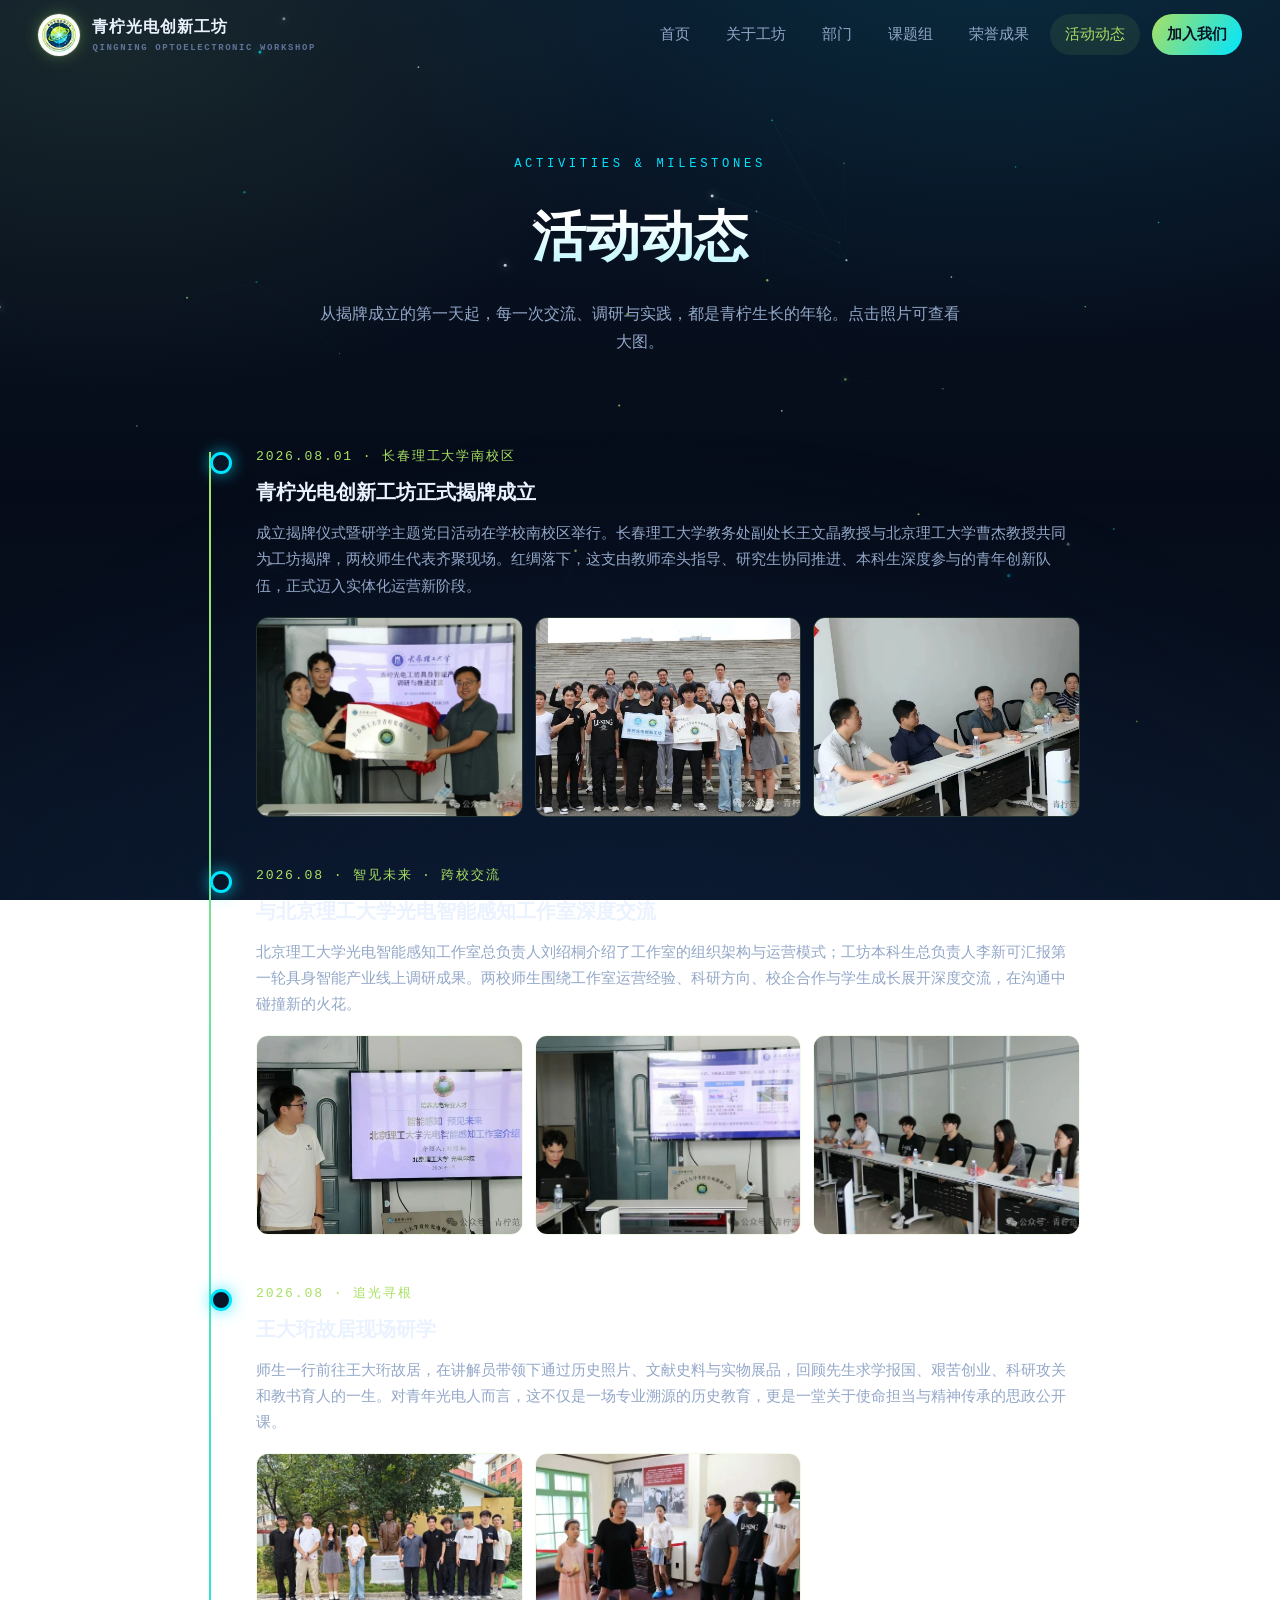
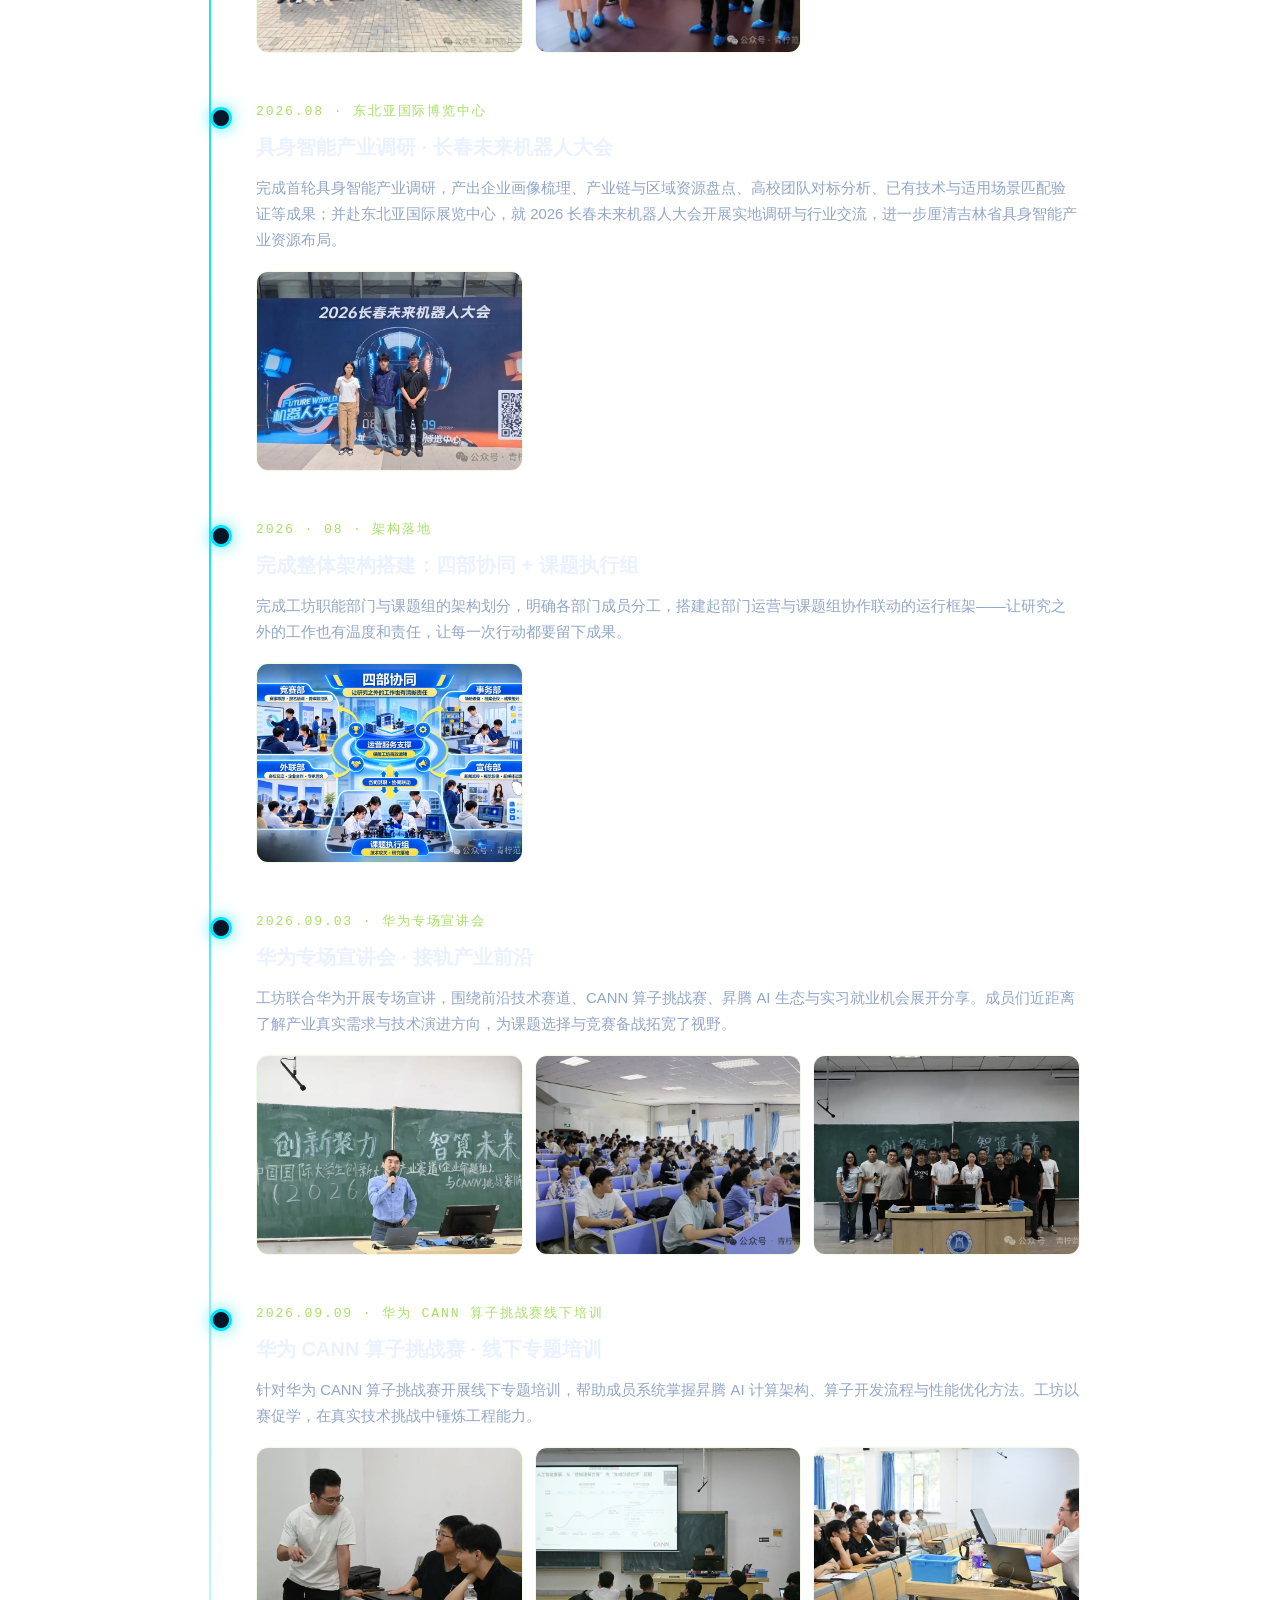
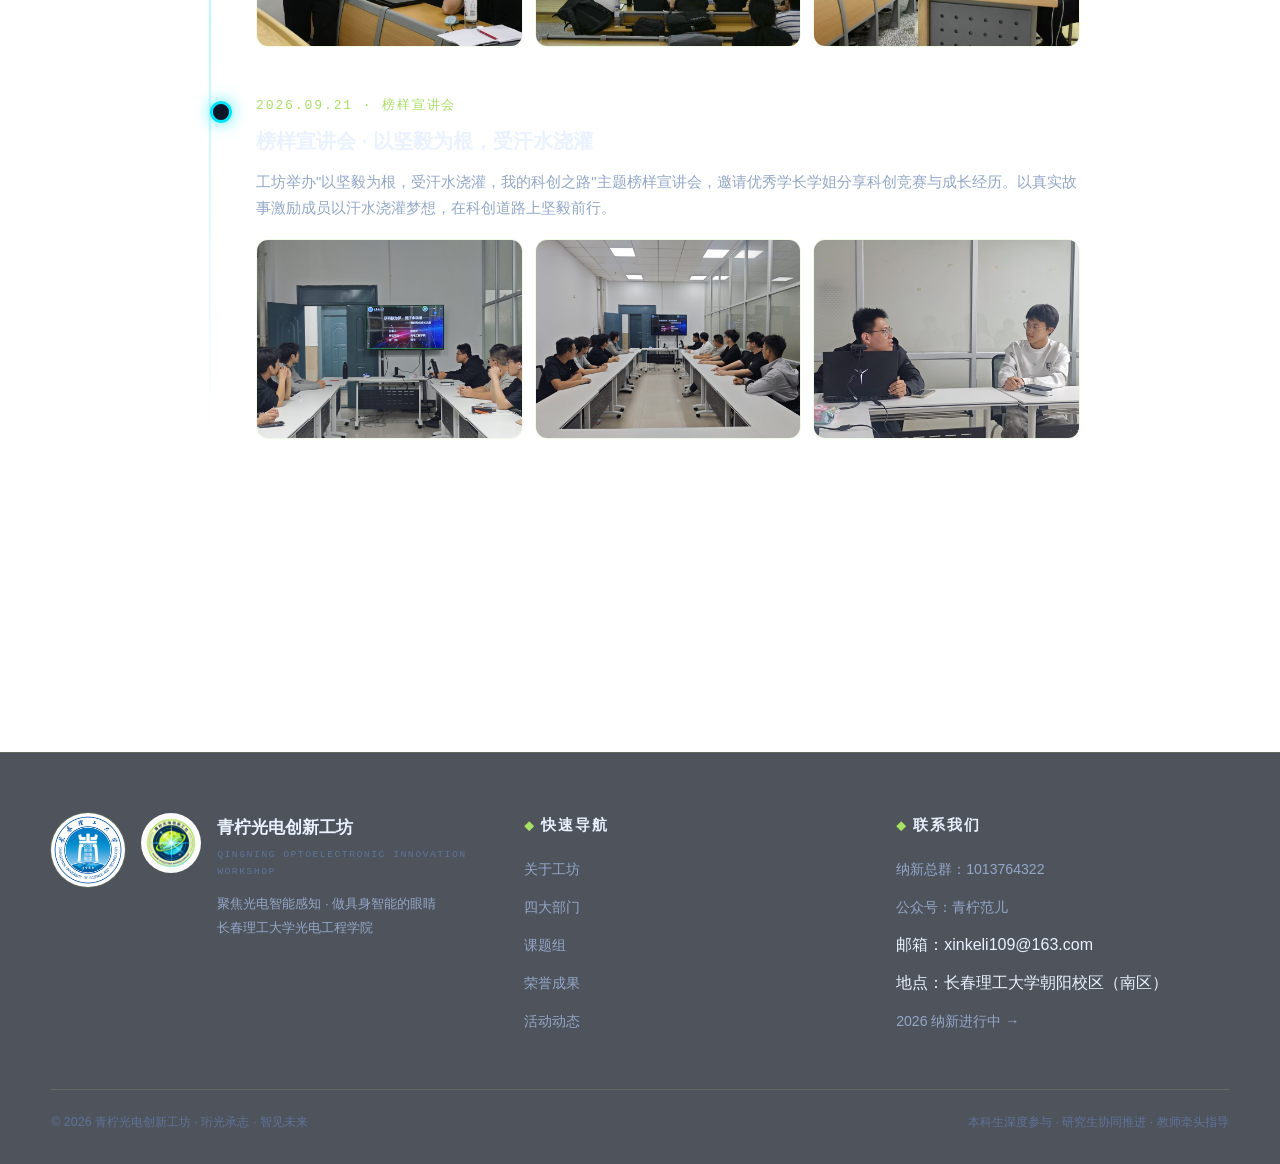
<file: activities.html>
﻿<!DOCTYPE html>
<html lang="zh-CN">
<head>
<meta charset="UTF-8">
<meta name="viewport" content="width=device-width,initial-scale=1">
<title>活动动态 · 青柠光电创新工坊</title>
<meta name="description" content="青柠光电创新工坊活动记录：揭牌成立、北理工跨校交流、王大珩故居研学、具身智能产业调研。">
<link rel="icon" type="image/png" href="favicon.png">
<link rel="stylesheet" href="css/style.css?v=4">
<noscript><style>.reveal{opacity:1!important;transform:none!important}</style></noscript>
</head>
<body data-scene="lite">

<div class="scroll-progress"></div>

<nav class="nav">
  <div class="nav-inner">
    <a class="nav-brand" href="index.html">
      <img src="assets/img/logo-badge.png" alt="青柠光电创新工坊徽章">
      <span><span class="cn">青柠光电创新工坊</span><span class="en">QINGNING OPTOELECTRONIC WORKSHOP</span></span>
    </a>
    <button class="nav-toggle" aria-label="菜单"><span></span><span></span><span></span></button>
    <div class="nav-links">
      <a href="index.html">首页</a>
      <a href="about.html">关于工坊</a>
      <a href="departments.html">部门</a>
      <a href="research.html">课题组</a>
      <a href="honors.html">荣誉成果</a>
      <a href="activities.html" class="active">活动动态</a>
      <a href="join.html" class="join">加入我们</a>
    </div>
  </div>
</nav>

<header class="page-hero">
  <div class="container">
    <div class="pre reveal">ACTIVITIES &amp; MILESTONES</div>
    <h1 class="reveal d1">活动动态</h1>
    <p class="reveal d2">从揭牌成立的第一天起，每一次交流、调研与实践，都是青柠生长的年轮。点击照片可查看大图。</p>
  </div>
</header>

<section style="padding-top:30px">
  <div class="container">
    <div class="timeline">

      <div class="tl-item reveal">
        <div class="tl-date">2026.08.01 · 长春理工大学南校区</div>
        <h3>青柠光电创新工坊正式揭牌成立</h3>
        <p>成立揭牌仪式暨研学主题党日活动在学校南校区举行。长春理工大学教务处副处长王文晶教授与北京理工大学曹杰教授共同为工坊揭牌，两校师生代表齐聚现场。红绸落下，这支由教师牵头指导、研究生协同推进、本科生深度参与的青年创新队伍，正式迈入实体化运营新阶段。</p>
        <div class="tl-photos">
          <div class="photo-thumb" data-lightbox data-group="act" data-caption="<b>揭牌仪式</b>｜师生共同展示工坊牌匾"><img src="assets/img/photo-unveil.jpg" alt="揭牌仪式" loading="lazy"></div>
          <div class="photo-thumb" data-lightbox data-group="act" data-caption="<b>全体师生合影</b>｜2026.08.01 南校区"><img src="assets/img/photo-group.jpg" alt="全体合影" loading="lazy"></div>
          <div class="photo-thumb" data-lightbox data-group="act" data-caption="<b>教师座谈</b>｜两校教师围绕人才培养与学科交叉交流"><img src="assets/img/photo-forum1.jpg" alt="教师座谈" loading="lazy"></div>
        </div>
      </div>

      <div class="tl-item reveal">
        <div class="tl-date">2026.08 · 智见未来 · 跨校交流</div>
        <h3>与北京理工大学光电智能感知工作室深度交流</h3>
        <p>北京理工大学光电智能感知工作室总负责人刘绍桐介绍了工作室的组织架构与运营模式；工坊本科生总负责人李新可汇报第一轮具身智能产业线上调研成果。两校师生围绕工作室运营经验、科研方向、校企合作与学生成长展开深度交流，在沟通中碰撞新的火花。</p>
        <div class="tl-photos">
          <div class="photo-thumb" data-lightbox data-group="act" data-caption="<b>北理工工作室经验分享</b>｜智能感知 · 预见未来"><img src="assets/img/photo-bit.jpg" alt="北理工经验分享" loading="lazy"></div>
          <div class="photo-thumb" data-lightbox data-group="act" data-caption="<b>第一轮调研成果汇报</b>｜学科基础 · 团队储备 · 产业接口"><img src="assets/img/photo-report.jpg" alt="调研成果汇报" loading="lazy"></div>
          <div class="photo-thumb" data-lightbox data-group="act" data-caption="<b>学生座谈交流</b>｜不同年级与专业背景的学生代表逐一分享"><img src="assets/img/photo-forum2.jpg" alt="学生座谈" loading="lazy"></div>
        </div>
      </div>

      <div class="tl-item reveal">
        <div class="tl-date">2026.08 · 追光寻根</div>
        <h3>王大珩故居现场研学</h3>
        <p>师生一行前往王大珩故居，在讲解员带领下通过历史照片、文献史料与实物展品，回顾先生求学报国、艰苦创业、科研攻关和教书育人的一生。对青年光电人而言，这不仅是一场专业溯源的历史教育，更是一堂关于使命担当与精神传承的思政公开课。</p>
        <div class="tl-photos">
          <div class="photo-thumb" data-lightbox data-group="act" data-caption="<b>王大珩先生铜像前合影</b>"><img src="assets/img/photo-heritage1.jpg" alt="王大珩铜像前合影" loading="lazy"></div>
          <div class="photo-thumb" data-lightbox data-group="act" data-caption="<b>王大珩事迹展馆参观学习</b>"><img src="assets/img/photo-heritage2.jpg" alt="展馆参观" loading="lazy"></div>
        </div>
      </div>

      <div class="tl-item reveal">
        <div class="tl-date">2026.08 · 东北亚国际博览中心</div>
        <h3>具身智能产业调研 · 长春未来机器人大会</h3>
        <p>完成首轮具身智能产业调研，产出企业画像梳理、产业链与区域资源盘点、高校团队对标分析、已有技术与适用场景匹配验证等成果；并赴东北亚国际展览中心，就 2026 长春未来机器人大会开展实地调研与行业交流，进一步厘清吉林省具身智能产业资源布局。</p>
        <div class="tl-photos">
          <div class="photo-thumb" data-lightbox data-group="act" data-caption="<b>2026 长春未来机器人大会</b>｜FUTURE WORLD · 东北亚国际博览中心"><img src="assets/img/photo-robot.jpg" alt="长春未来机器人大会" loading="lazy"></div>
        </div>
      </div>

      <div class="tl-item reveal">
        <div class="tl-date">2026 · 08 · 架构落地</div>
        <h3>完成整体架构搭建：四部协同 + 课题执行组</h3>
        <p>完成工坊职能部门与课题组的架构划分，明确各部门成员分工，搭建起部门运营与课题组协作联动的运行框架——让研究之外的工作也有温度和责任，让每一次行动都要留下成果。</p>
        <div class="tl-photos">
          <div class="photo-thumb" data-lightbox data-group="act" data-caption="<b>四部协同架构</b>｜竞赛 · 事务 · 外联 · 宣传 运营服务支撑；课题执行组技术攻关"><img src="assets/img/infra-fourdept.jpg" alt="四部协同架构图" loading="lazy"></div>
        </div>
      </div>

      <div class="tl-item reveal">
        <div class="tl-date">2026.09.03 · 华为专场宣讲会</div>
        <h3>华为专场宣讲会 · 接轨产业前沿</h3>
        <p>工坊联合华为开展专场宣讲，围绕前沿技术赛道、CANN 算子挑战赛、昇腾 AI 生态与实习就业机会展开分享。成员们近距离了解产业真实需求与技术演进方向，为课题选择与竞赛备战拓宽了视野。</p>
        <div class="tl-photos">
          <div class="photo-thumb" data-lightbox data-group="act" data-caption="<b>嘉宾宣讲</b>｜创新聚力 · 智算未来——中国国际大学生创新大赛产业赛道与 CANN 挑战赛解读"><img src="assets/img/photo-huawei-1.jpg" alt="华为嘉宾现场宣讲" loading="lazy"></div>
          <div class="photo-thumb" data-lightbox data-group="act" data-caption="<b>宣讲会现场</b>｜成员认真聆听华为技术分享"><img src="assets/img/photo-huawei-2.jpg" alt="宣讲会现场听众" loading="lazy"></div>
          <div class="photo-thumb" data-lightbox data-group="act" data-caption="<b>专场宣讲合影</b>"><img src="assets/img/photo-huawei-3.jpg" alt="专场宣讲合影" loading="lazy"></div>
        </div>
      </div>

      <div class="tl-item reveal">
        <div class="tl-date">2026.09.09 · 华为 CANN 算子挑战赛线下培训</div>
        <h3>华为 CANN 算子挑战赛 · 线下专题培训</h3>
        <p>针对华为 CANN 算子挑战赛开展线下专题培训，帮助成员系统掌握昇腾 AI 计算架构、算子开发流程与性能优化方法。工坊以赛促学，在真实技术挑战中锤炼工程能力。</p>
        <div class="tl-photos">
          <div class="photo-thumb" data-lightbox data-group="act" data-caption="<b>培训现场</b>｜成员动手实践算子开发"><img src="assets/img/photo-cann-1.jpg" alt="培训现场" loading="lazy"></div>
          <div class="photo-thumb" data-lightbox data-group="act" data-caption="<b>技术讲解</b>｜围绕昇腾架构与优化方法展开"><img src="assets/img/photo-cann-2.jpg" alt="技术讲解" loading="lazy"></div>
          <div class="photo-thumb" data-lightbox data-group="act" data-caption="<b>实操交流</b>"><img src="assets/img/photo-cann-3.jpg" alt="实操交流" loading="lazy"></div>
        </div>
      </div>

      <div class="tl-item reveal">
        <div class="tl-date">2026.09.21 · 榜样宣讲会</div>
        <h3>榜样宣讲会 · 以坚毅为根，受汗水浇灌</h3>
        <p>工坊举办"以坚毅为根，受汗水浇灌，我的科创之路"主题榜样宣讲会，邀请优秀学长学姐分享科创竞赛与成长经历。以真实故事激励成员以汗水浇灌梦想，在科创道路上坚毅前行。</p>
        <div class="tl-photos">
          <div class="photo-thumb" data-lightbox data-group="act" data-caption="<b>宣讲现场</b>｜学长学姐分享科创成长经历"><img src="assets/img/photo-bangyang-1.jpg" alt="宣讲现场" loading="lazy"></div>
          <div class="photo-thumb" data-lightbox data-group="act" data-caption="<b>认真聆听</b>"><img src="assets/img/photo-bangyang-2.jpg" alt="认真聆听" loading="lazy"></div>
          <div class="photo-thumb" data-lightbox data-group="act" data-caption="<b>互动交流</b>"><img src="assets/img/photo-bangyang-3.jpg" alt="互动交流" loading="lazy"></div>
        </div>
      </div>

    </div>

    <div style="text-align:center;margin-top:50px" class="reveal">
      <p style="color:var(--muted);margin-bottom:22px">下一步：持续跟踪各类科创赛事信息，推进具身智能产业第二轮线下调研及纳新工作，深化与校内外教师团队、其他院校工作室及企业单位的交流合作。</p>
      <a href="join.html" class="btn btn-ghost">和我们一起书写下一段故事</a>
    </div>
  </div>
</section>

<footer class="footer">
  <div class="container">
    <div class="footer-top">
      <div class="footer-brand">
        <img class="school" src="assets/img/school-ring.png" alt="长春理工大学校标">
        <img class="logo" src="assets/img/logo-badge.png" alt="工坊徽章">
        <div>
          <h4>青柠光电创新工坊</h4>
          <div class="en">QINGNING OPTOELECTRONIC INNOVATION WORKSHOP</div>
          <p>聚焦光电智能感知 · 做具身智能的眼睛<br>长春理工大学光电工程学院</p>
        </div>
      </div>
      <div>
        <h5>快速导航</h5>
        <ul>
          <li><a href="about.html">关于工坊</a></li>
          <li><a href="departments.html">四大部门</a></li>
          <li><a href="research.html">课题组</a></li>
          <li><a href="honors.html">荣誉成果</a></li>
          <li><a href="activities.html">活动动态</a></li>
        </ul>
      </div>
      <div>
        <h5>联系我们</h5>
        <ul>
          <li><a href="join.html">纳新总群：1013764322</a></li>
          <li><a href="join.html">公众号：青柠范儿</a></li>
          <li>邮箱：xinkeli109@163.com</li>
          <li>地点：长春理工大学朝阳校区（南区）</li>
          <li><a href="join.html" class="text-cyan">2026 纳新进行中 →</a></li>
        </ul>
      </div>
    </div>
    <div class="footer-bottom">
      <span>© <span class="js-year">2026</span> 青柠光电创新工坊 · 珩光承志 · 智见未来</span>
      <span>本科生深度参与 · 研究生协同推进 · 教师牵头指导</span>
    </div>
  </div>
</footer>

<script src="js/cursor.js?v=5"></script>
<script src="js/scene.js?v=3"></script>
<script src="js/main.js?v=3"></script>
<script src="js/extras.js?v=7"></script>
</body>
</html>
</file>
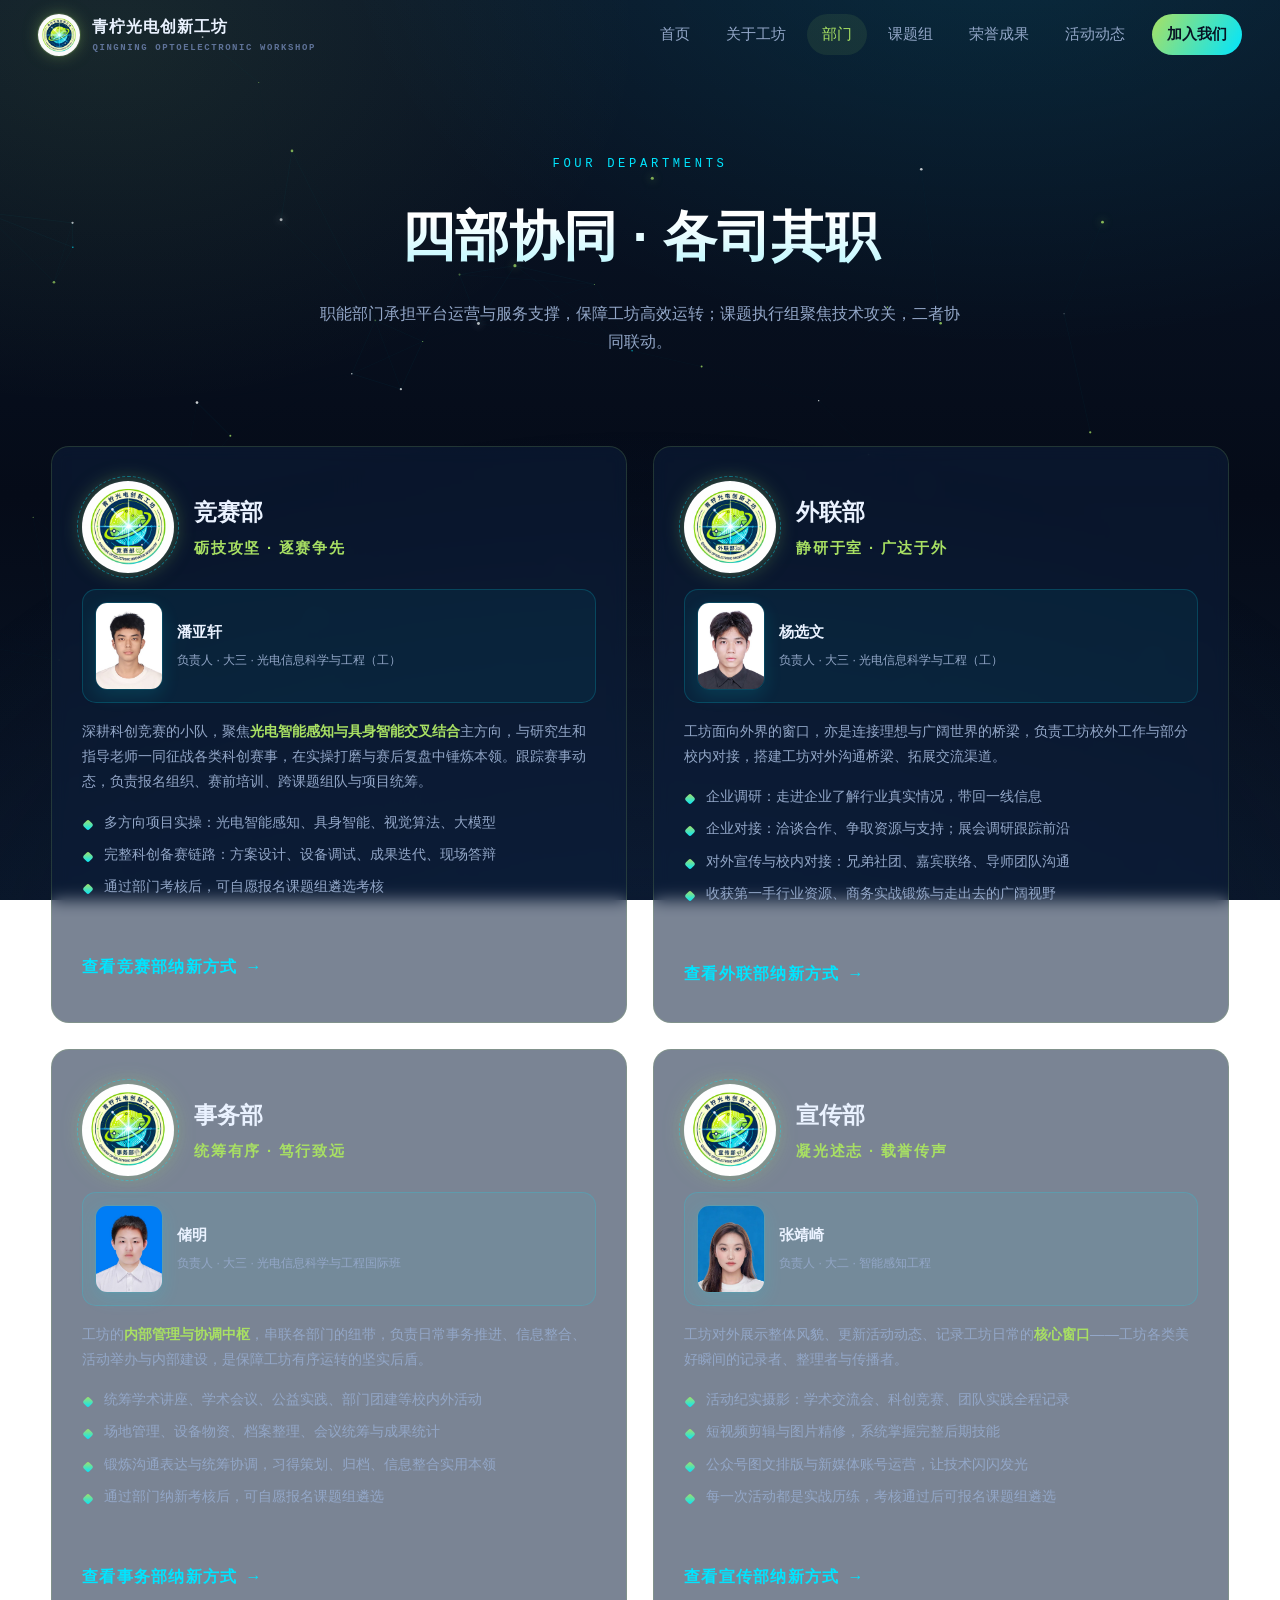
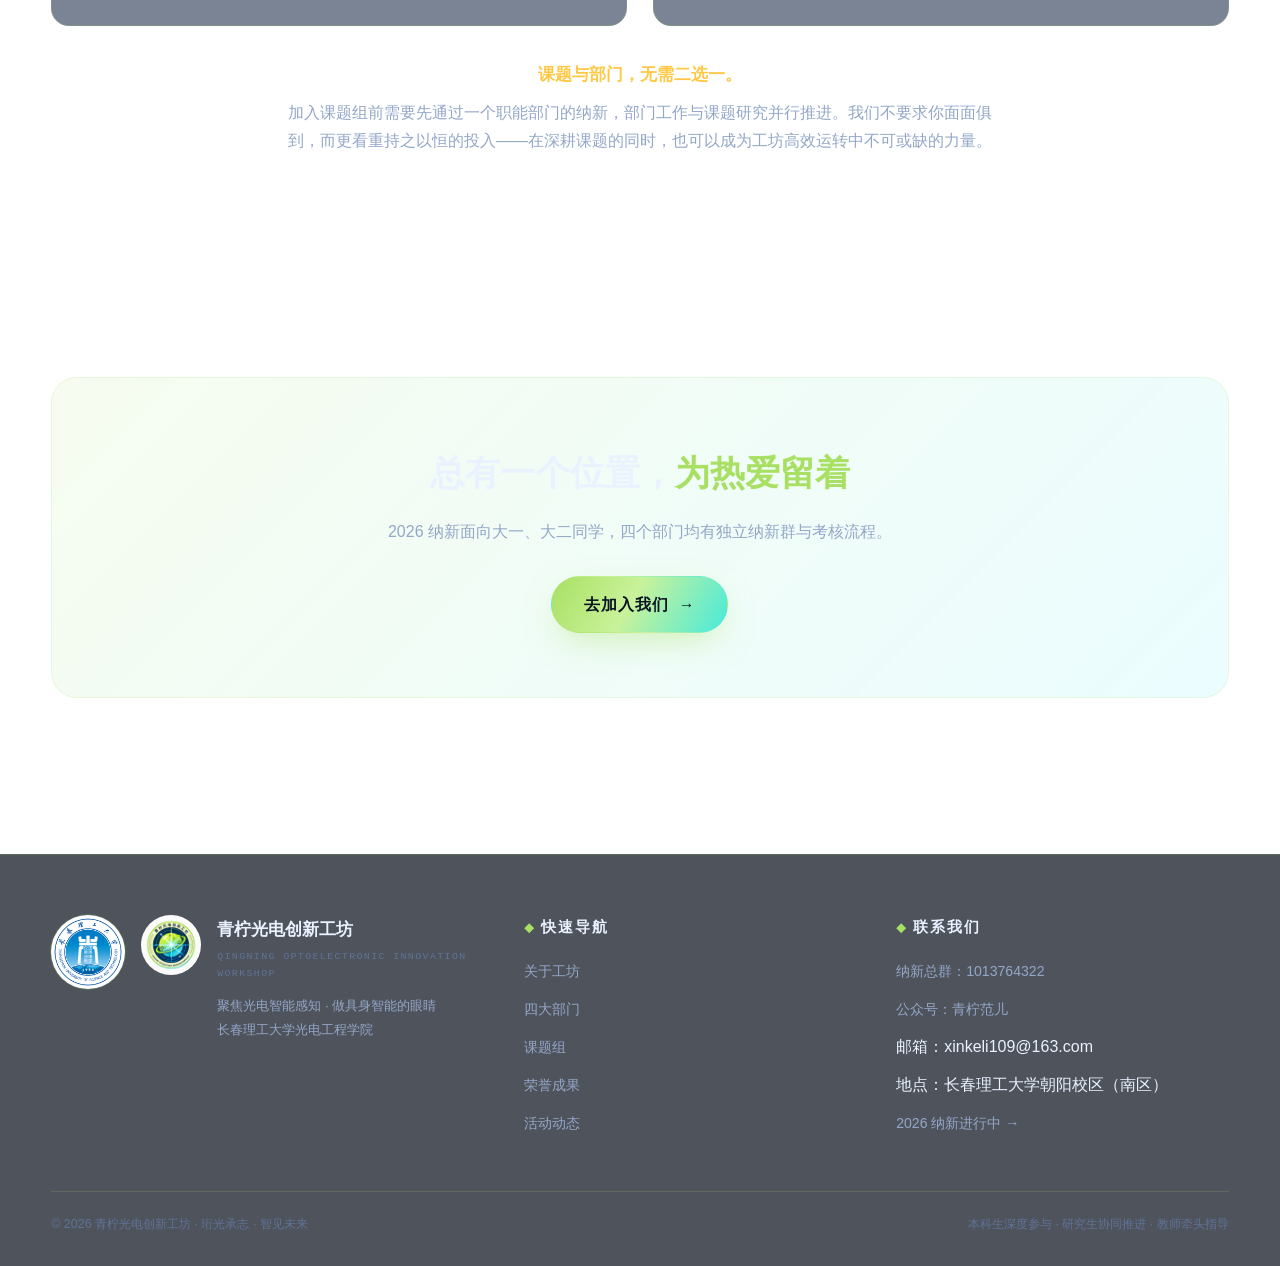
<file: departments.html>
﻿<!DOCTYPE html>
<html lang="zh-CN">
<head>
<meta charset="UTF-8">
<meta name="viewport" content="width=device-width,initial-scale=1">
<title>四大部门 · 青柠光电创新工坊</title>
<meta name="description" content="青柠光电创新工坊竞赛部、外联部、事务部、宣传部——四部协同，让研究之外的工作也有清晰责任。">
<link rel="icon" type="image/png" href="favicon.png">
<link rel="stylesheet" href="css/style.css?v=4">
<noscript><style>.reveal{opacity:1!important;transform:none!important}</style></noscript>
</head>
<body data-scene="lite">

<div class="scroll-progress"></div>

<nav class="nav">
  <div class="nav-inner">
    <a class="nav-brand" href="index.html">
      <img src="assets/img/logo-badge.png" alt="青柠光电创新工坊徽章">
      <span><span class="cn">青柠光电创新工坊</span><span class="en">QINGNING OPTOELECTRONIC WORKSHOP</span></span>
    </a>
    <button class="nav-toggle" aria-label="菜单"><span></span><span></span><span></span></button>
    <div class="nav-links">
      <a href="index.html">首页</a>
      <a href="about.html">关于工坊</a>
      <a href="departments.html" class="active">部门</a>
      <a href="research.html">课题组</a>
      <a href="honors.html">荣誉成果</a>
      <a href="activities.html">活动动态</a>
      <a href="join.html" class="join">加入我们</a>
    </div>
  </div>
</nav>

<header class="page-hero">
  <div class="container">
    <div class="pre reveal">FOUR DEPARTMENTS</div>
    <h1 class="reveal d1">四部协同 · 各司其职</h1>
    <p class="reveal d2">职能部门承担平台运营与服务支撑，保障工坊高效运转；课题执行组聚焦技术攻关，二者协同联动。</p>
  </div>
</header>

<section style="padding-top:30px">
  <div class="container">
    <div class="grid-2">

      <div class="card dept-card tilt reveal">
        <div class="dept-head">
          <div class="dept-badge"><img src="assets/img/dept-jingsai.jpg" alt="竞赛部徽章"></div>
          <div>
            <h3>竞赛部</h3>
            <div class="slogan">砺技攻坚 · 逐赛争先</div>
          </div>
        </div>
        <div class="dept-leader">
          <img src="assets/img/leader-jingsai.jpg" alt="竞赛部负责人潘亚轩" loading="lazy">
          <div class="meta"><b>潘亚轩</b><span>负责人 · 大三 · 光电信息科学与工程（工）</span></div>
        </div>
        <p class="duty">深耕科创竞赛的小队，聚焦<strong class="text-lime">光电智能感知与具身智能交叉结合</strong>主方向，与研究生和指导老师一同征战各类科创赛事，在实操打磨与赛后复盘中锤炼本领。跟踪赛事动态，负责报名组织、赛前培训、跨课题组队与项目统筹。</p>
        <ul class="points">
          <li>多方向项目实操：光电智能感知、具身智能、视觉算法、大模型</li>
          <li>完整科创备赛链路：方案设计、设备调试、成果迭代、现场答辩</li>
          <li>通过部门考核后，可自愿报名课题组遴选考核</li>
        </ul>
        <a href="join.html" class="more-link">查看竞赛部纳新方式 <span class="arr">→</span></a>
      </div>

      <div class="card dept-card tilt reveal d1">
        <div class="dept-head">
          <div class="dept-badge"><img src="assets/img/dept-wailian.jpg" alt="外联部徽章"></div>
          <div>
            <h3>外联部</h3>
            <div class="slogan">静研于室 · 广达于外</div>
          </div>
        </div>
        <div class="dept-leader">
          <img src="assets/img/leader-wailian.jpg" alt="外联部负责人杨选文" loading="lazy">
          <div class="meta"><b>杨选文</b><span>负责人 · 大三 · 光电信息科学与工程（工）</span></div>
        </div>
        <p class="duty">工坊面向外界的窗口，亦是连接理想与广阔世界的桥梁，负责工坊校外工作与部分校内对接，搭建工坊对外沟通桥梁、拓展交流渠道。</p>
        <ul class="points">
          <li>企业调研：走进企业了解行业真实情况，带回一线信息</li>
          <li>企业对接：洽谈合作、争取资源与支持；展会调研跟踪前沿</li>
          <li>对外宣传与校内对接：兄弟社团、嘉宾联络、导师团队沟通</li>
          <li>收获第一手行业资源、商务实战锻炼与走出去的广阔视野</li>
        </ul>
        <a href="join.html" class="more-link">查看外联部纳新方式 <span class="arr">→</span></a>
      </div>

      <div class="card dept-card tilt reveal">
        <div class="dept-head">
          <div class="dept-badge"><img src="assets/img/dept-shiwu.jpg" alt="事务部徽章"></div>
          <div>
            <h3>事务部</h3>
            <div class="slogan">统筹有序 · 笃行致远</div>
          </div>
        </div>
        <div class="dept-leader">
          <img src="assets/img/leader-shiwu.jpg" alt="事务部负责人储明" loading="lazy">
          <div class="meta"><b>储明</b><span>负责人 · 大三 · 光电信息科学与工程国际班</span></div>
        </div>
        <p class="duty">工坊的<strong class="text-lime">内部管理与协调中枢</strong>，串联各部门的纽带，负责日常事务推进、信息整合、活动举办与内部建设，是保障工坊有序运转的坚实后盾。</p>
        <ul class="points">
          <li>统筹学术讲座、学术会议、公益实践、部门团建等校内外活动</li>
          <li>场地管理、设备物资、档案整理、会议统筹与成果统计</li>
          <li>锻炼沟通表达与统筹协调，习得策划、归档、信息整合实用本领</li>
          <li>通过部门纳新考核后，可自愿报名课题组遴选</li>
        </ul>
        <a href="join.html" class="more-link">查看事务部纳新方式 <span class="arr">→</span></a>
      </div>

      <div class="card dept-card tilt reveal d1">
        <div class="dept-head">
          <div class="dept-badge"><img src="assets/img/dept-xuanchuan.jpg" alt="宣传部徽章"></div>
          <div>
            <h3>宣传部</h3>
            <div class="slogan">凝光述志 · 载誉传声</div>
          </div>
        </div>
        <div class="dept-leader">
          <img src="assets/img/leader-xuanchuan.jpg" alt="宣传部负责人张靖崎" loading="lazy">
          <div class="meta"><b>张靖崎</b><span>负责人 · 大二 · 智能感知工程</span></div>
        </div>
        <p class="duty">工坊对外展示整体风貌、更新活动动态、记录工坊日常的<strong class="text-lime">核心窗口</strong>——工坊各类美好瞬间的记录者、整理者与传播者。</p>
        <ul class="points">
          <li>活动纪实摄影：学术交流会、科创竞赛、团队实践全程记录</li>
          <li>短视频剪辑与图片精修，系统掌握完整后期技能</li>
          <li>公众号图文排版与新媒体账号运营，让技术闪闪发光</li>
          <li>每一次活动都是实战历练，考核通过后可报名课题组遴选</li>
        </ul>
        <a href="join.html" class="more-link">查看宣传部纳新方式 <span class="arr">→</span></a>
      </div>

    </div>

    <div class="dept-note reveal">
      <p style="font-size:1.05rem"><b class="text-yellow">课题与部门，无需二选一。</b></p>
      <p style="margin-top:10px;max-width:720px;margin-left:auto;margin-right:auto">加入课题组前需要先通过一个职能部门的纳新，部门工作与课题研究并行推进。我们不要求你面面俱到，而更看重持之以恒的投入——在深耕课题的同时，也可以成为工坊高效运转中不可或缺的力量。</p>
    </div>
  </div>
</section>

<section>
  <div class="container">
    <div class="cta-band reveal">
      <h2>总有一个位置，<span class="text-lime">为热爱留着</span></h2>
      <p>2026 纳新面向大一、大二同学，四个部门均有独立纳新群与考核流程。</p>
      <a href="join.html" class="btn btn-primary">去加入我们 <span class="arr">→</span></a>
    </div>
  </div>
</section>

<footer class="footer">
  <div class="container">
    <div class="footer-top">
      <div class="footer-brand">
        <img class="school" src="assets/img/school-ring.png" alt="长春理工大学校标">
        <img class="logo" src="assets/img/logo-badge.png" alt="工坊徽章">
        <div>
          <h4>青柠光电创新工坊</h4>
          <div class="en">QINGNING OPTOELECTRONIC INNOVATION WORKSHOP</div>
          <p>聚焦光电智能感知 · 做具身智能的眼睛<br>长春理工大学光电工程学院</p>
        </div>
      </div>
      <div>
        <h5>快速导航</h5>
        <ul>
          <li><a href="about.html">关于工坊</a></li>
          <li><a href="departments.html">四大部门</a></li>
          <li><a href="research.html">课题组</a></li>
          <li><a href="honors.html">荣誉成果</a></li>
          <li><a href="activities.html">活动动态</a></li>
        </ul>
      </div>
      <div>
        <h5>联系我们</h5>
        <ul>
          <li><a href="join.html">纳新总群：1013764322</a></li>
          <li><a href="join.html">公众号：青柠范儿</a></li>
          <li>邮箱：xinkeli109@163.com</li>
          <li>地点：长春理工大学朝阳校区（南区）</li>
          <li><a href="join.html" class="text-cyan">2026 纳新进行中 →</a></li>
        </ul>
      </div>
    </div>
    <div class="footer-bottom">
      <span>© <span class="js-year">2026</span> 青柠光电创新工坊 · 珩光承志 · 智见未来</span>
      <span>本科生深度参与 · 研究生协同推进 · 教师牵头指导</span>
    </div>
  </div>
</footer>

<script src="js/cursor.js?v=5"></script>
<script src="js/scene.js?v=3"></script>
<script src="js/main.js?v=3"></script>
<script src="js/extras.js?v=7"></script>
</body>
</html>
</file>
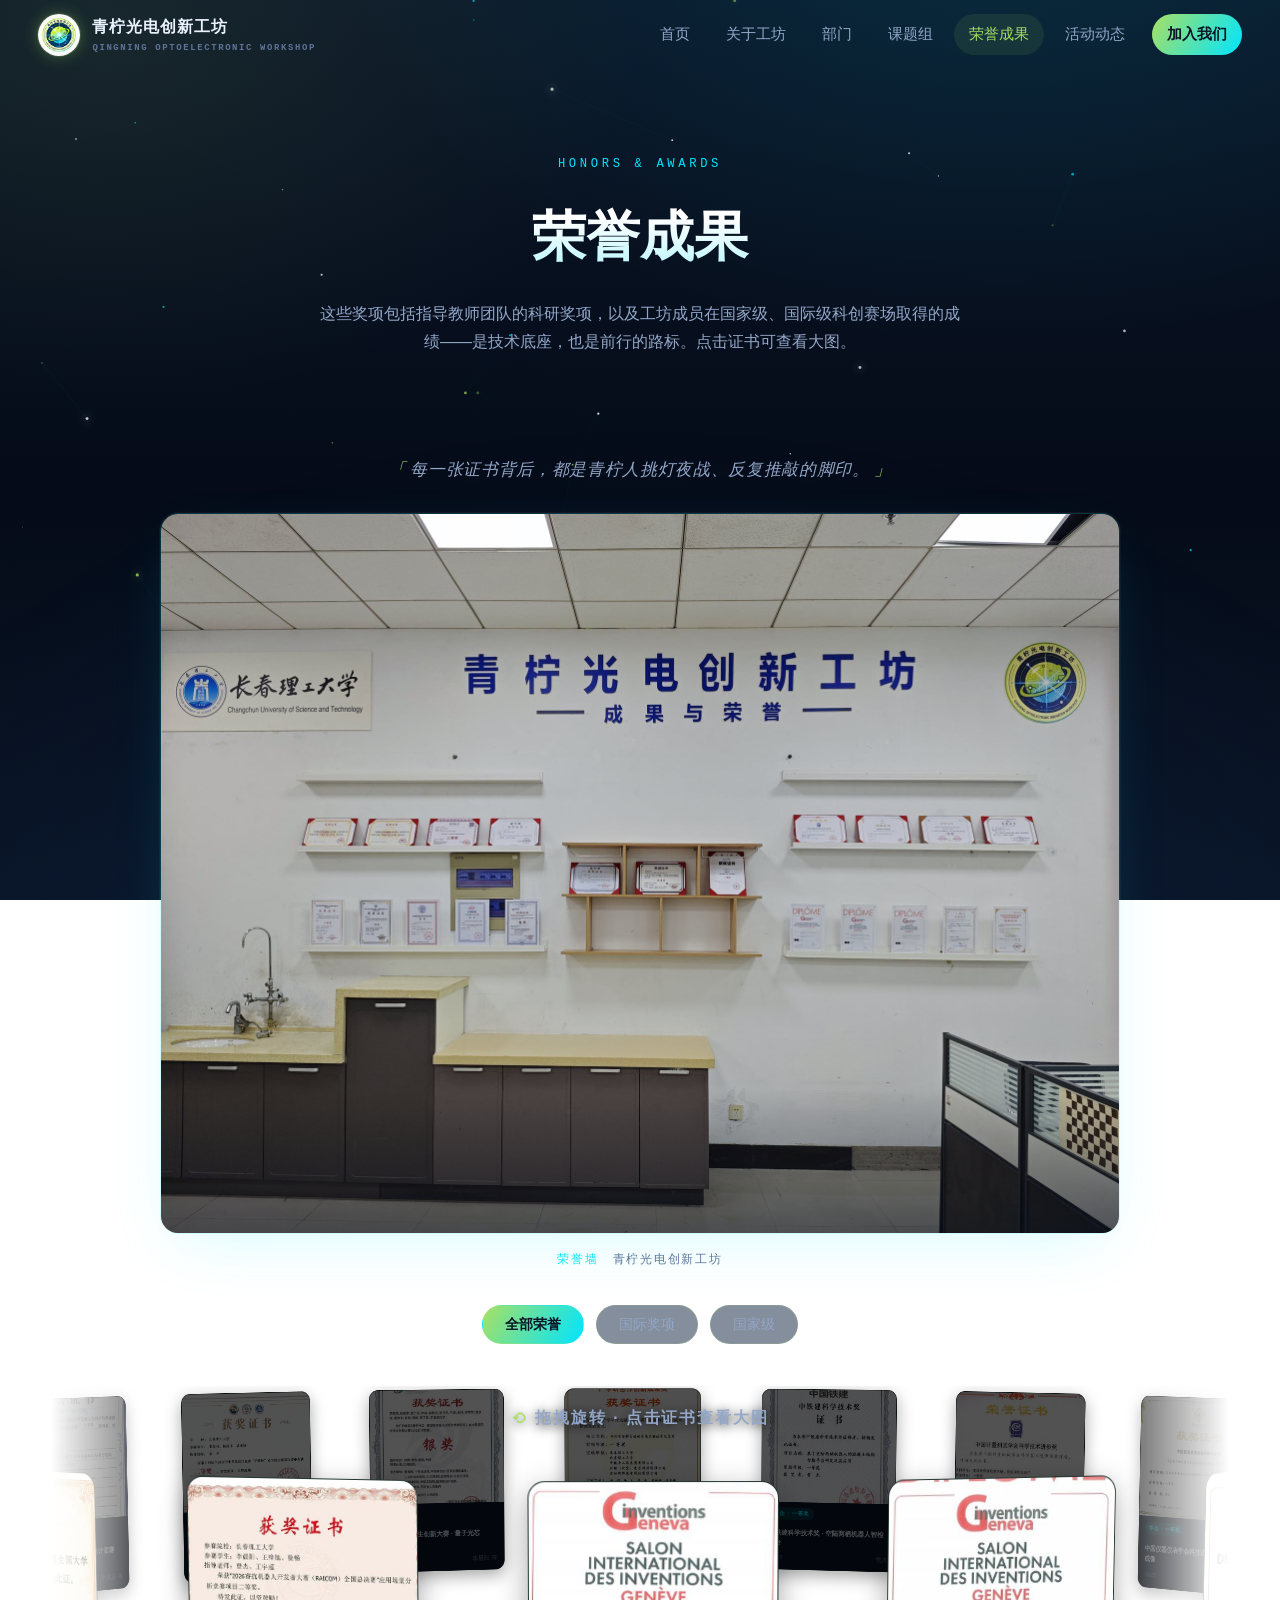
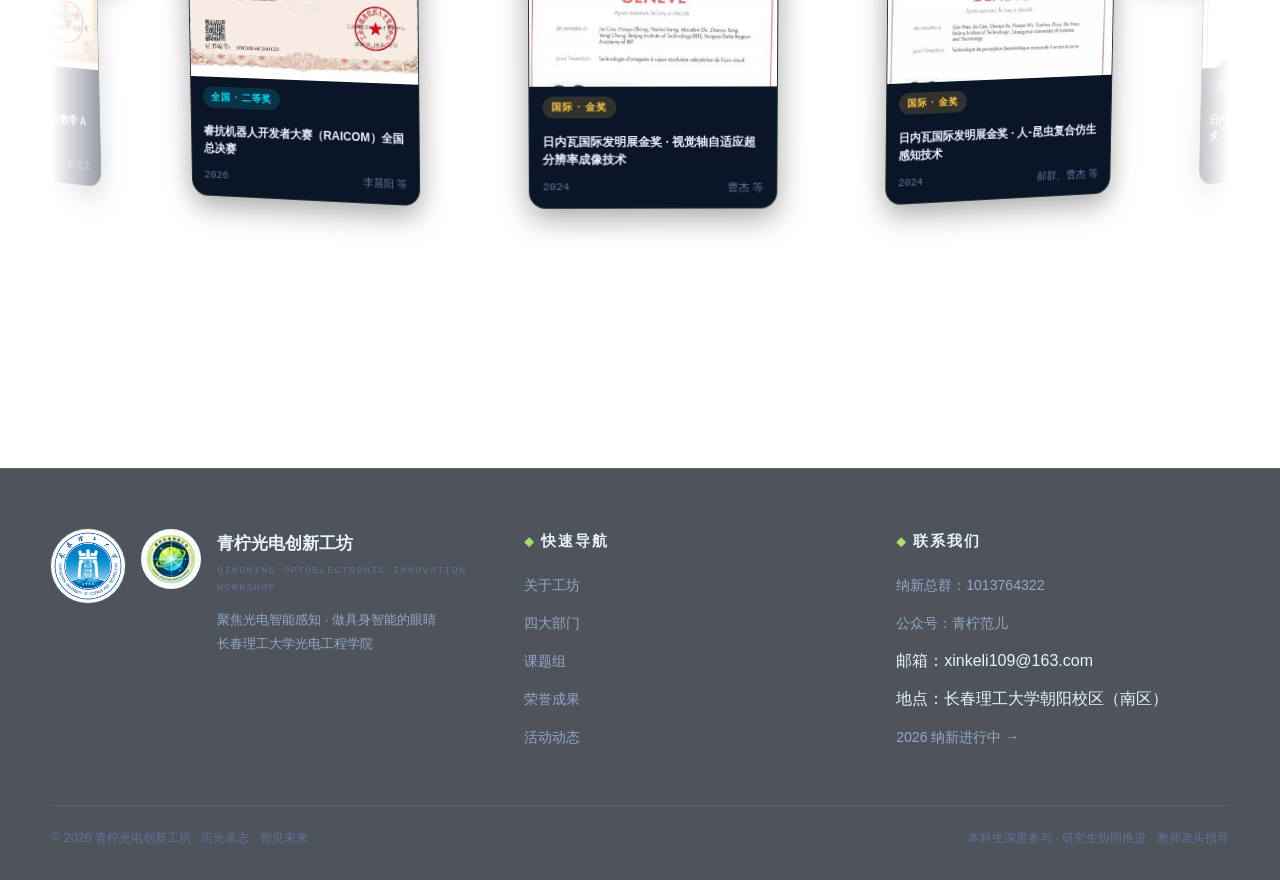
<file: honors.html>
﻿<!DOCTYPE html>
<html lang="zh-CN">
<head>
<meta charset="UTF-8">
<meta name="viewport" content="width=device-width,initial-scale=1">
<title>荣誉成果 · 青柠光电创新工坊</title>
<meta name="description" content="青柠光电创新工坊团队荣誉：日内瓦国际发明展金奖、挑战杯全国特等奖、全国光电设计竞赛一等奖等二十余项。">
<link rel="icon" type="image/png" href="favicon.png">
<link rel="stylesheet" href="css/style.css?v=4">
<noscript><style>.reveal{opacity:1!important;transform:none!important}</style></noscript>
</head>
<body data-scene="lite">

<div class="scroll-progress"></div>

<nav class="nav">
  <div class="nav-inner">
    <a class="nav-brand" href="index.html">
      <img src="assets/img/logo-badge.png" alt="青柠光电创新工坊徽章">
      <span><span class="cn">青柠光电创新工坊</span><span class="en">QINGNING OPTOELECTRONIC WORKSHOP</span></span>
    </a>
    <button class="nav-toggle" aria-label="菜单"><span></span><span></span><span></span></button>
    <div class="nav-links">
      <a href="index.html">首页</a>
      <a href="about.html">关于工坊</a>
      <a href="departments.html">部门</a>
      <a href="research.html">课题组</a>
      <a href="honors.html" class="active">荣誉成果</a>
      <a href="activities.html">活动动态</a>
      <a href="join.html" class="join">加入我们</a>
    </div>
  </div>
</nav>

<header class="page-hero">
  <div class="container">
    <div class="pre reveal">HONORS &amp; AWARDS</div>
    <h1 class="reveal d1">荣誉成果</h1>
    <p class="reveal d2">这些奖项包括指导教师团队的科研奖项，以及工坊成员在国家级、国际级科创赛场取得的成绩——是技术底座，也是前行的路标。点击证书可查看大图。</p>
  </div>
</header>

<section class="honor-wall reveal">
  <div class="container">
    <div class="wall-quote">每一张证书背后，都是青柠人挑灯夜战、反复推敲的脚印。</div>
    <div class="wall-frame" data-lightbox data-group="honor" data-caption="<b>青柠光电创新工坊荣誉墙</b><br>长春理工大学朝阳校区（南区）">
      <img src="assets/img/photo-honor-wall.jpg" alt="青柠光电创新工坊荣誉墙" loading="lazy">
    </div>
    <div class="wall-caption">
      <span class="d">荣誉墙</span>
      <span>青柠光电创新工坊</span>
    </div>
  </div>
</section>

<section style="padding-top:24px">
  <div class="container">
    <div class="filter-bar reveal">
      <button class="chip active" data-filter="all">全部荣誉</button>
      <button class="chip" data-filter="intl">国际奖项</button>
      <button class="chip" data-filter="nat">国家级</button>
    </div>

    <div class="hcarousel-mount reveal">
      <div class="hc-hint">拖拽旋转 · 点击证书查看大图</div>
    </div>

    <div class="honor-grid">

      <div class="honor-card reveal" data-hgroup="intl">
        <div class="h-img" data-lightbox data-group="honor" data-caption="<b>日内瓦国际发明展 · 金奖（2024）</b><br>视觉轴自适应超分辨率成像技术｜曹杰 等 · 北京理工大学"><img src="assets/img/honors/honor-01-th.jpg" alt="日内瓦国际发明展金奖证书" loading="lazy"></div>
        <div class="h-body"><span class="badge-rank rank-intl">国际 · 金奖</span><h3>日内瓦国际发明展金奖 · 视觉轴自适应超分辨率成像技术</h3><div class="h-meta"><span>2024</span><span class="who">曹杰 等</span></div></div>
      </div>

      <div class="honor-card reveal" data-hgroup="intl">
        <div class="h-img" data-lightbox data-group="honor" data-caption="<b>日内瓦国际发明展 · 金奖（2024）</b><br>人-昆虫复合仿生感知技术｜郝群、曹杰 等 · 北京理工大学 / 长春理工大学"><img src="assets/img/honors/honor-02-th.jpg" alt="日内瓦国际发明展金奖证书" loading="lazy"></div>
        <div class="h-body"><span class="badge-rank rank-intl">国际 · 金奖</span><h3>日内瓦国际发明展金奖 · 人-昆虫复合仿生感知技术</h3><div class="h-meta"><span>2024</span><span class="who">郝群、曹杰 等</span></div></div>
      </div>

      <div class="honor-card reveal" data-hgroup="intl">
        <div class="h-img" data-lightbox data-group="honor" data-caption="<b>日内瓦国际发明展 · 银奖（2025）</b><br>基于旋转细分的全景鬼峰成像技术及其应用｜曹杰 等 · 北京理工大学"><img src="assets/img/honors/honor-03-th.jpg" alt="日内瓦国际发明展银奖证书" loading="lazy"></div>
        <div class="h-body"><span class="badge-rank rank-intl">国际 · 银奖</span><h3>日内瓦国际发明展银奖 · 全景鬼峰成像技术</h3><div class="h-meta"><span>2025</span><span class="who">曹杰 等</span></div></div>
      </div>

      <div class="honor-card reveal" data-hgroup="nat">
        <div class="h-img" data-lightbox data-group="honor" data-caption="<b>第十九届“挑战杯”全国大学生课外学术科技作品竞赛 · 特等奖（2025）</b><br>《光域微瞳——面向低速小目标的大视场高分辨感知系统》｜李晨阳 等 · 长春理工大学"><img src="assets/img/honors/honor-04-th.jpg" alt="挑战杯全国特等奖证书" loading="lazy"></div>
        <div class="h-body"><span class="badge-rank rank-nat">全国 · 特等奖</span><h3>第十九届"挑战杯"全国终审决赛 · 光域微瞳</h3><div class="h-meta"><span>2025</span><span class="who">李晨阳 等</span></div></div>
      </div>

      <div class="honor-card reveal" data-hgroup="nat">
        <div class="h-img" data-lightbox data-group="honor" data-caption="<b>第十四届全国大学生光电设计竞赛“舜宇杯”创意赛道决赛 · 一等奖（2026）</b><br>李晨阳、李树鑫、赵千蓉、曾俊祥 等｜指导教师：曹杰、王怀毅"><img src="assets/img/honors/honor-05-th.jpg" alt="舜宇杯全国一等奖证书" loading="lazy"></div>
        <div class="h-body"><span class="badge-rank rank-nat">全国 · 一等奖</span><h3>全国大学生光电设计竞赛"舜宇杯"创意赛道</h3><div class="h-meta"><span>2026</span><span class="who">李晨阳 等</span></div></div>
      </div>

      <div class="honor-card reveal" data-hgroup="nat">
        <div class="h-img" data-lightbox data-group="honor" data-caption="<b>第十二届全国大学生光电设计竞赛“曦智杯”创意赛道决赛 · 一等奖（2024）</b><br>王煜凯、陈飞宇、韩槟阳｜指导教师：鲁溟峰、曹杰"><img src="assets/img/honors/honor-06-th.jpg" alt="曦智杯全国一等奖证书" loading="lazy"></div>
        <div class="h-body"><span class="badge-rank rank-nat">全国 · 一等奖</span><h3>全国大学生光电设计竞赛"曦智杯"创意赛道</h3><div class="h-meta"><span>2024</span><span class="who">王煜凯 等</span></div></div>
      </div>

      <div class="honor-card reveal" data-hgroup="nat">
        <div class="h-img" data-lightbox data-group="honor" data-caption="<b>2024 第六届全球校园人工智能算法精英大赛全国总决赛 · 一等奖</b><br>算法应用赛——地空机器人任务赛｜团队“两栖动物”｜指导教师：徐辰宇、曹杰"><img src="assets/img/honors/honor-07-th.jpg" alt="AIC全国总决赛一等奖证书" loading="lazy"></div>
        <div class="h-body"><span class="badge-rank rank-nat">全国 · 一等奖</span><h3>全球校园人工智能算法精英大赛全国总决赛（AIC）</h3><div class="h-meta"><span>2024</span><span class="who">两栖动物队</span></div></div>
      </div>

      <div class="honor-card reveal" data-hgroup="nat">
        <div class="h-img" data-lightbox data-group="honor" data-caption="<b>“cleer杯”第一届中国研究生“双碳”创新与创意大赛 · 一等奖（2022）</b><br>徐辰宇、滕兆宇、李杨 等｜指导老师：曹杰、程阳"><img src="assets/img/honors/honor-08-th.jpg" alt="双碳大赛全国一等奖证书" loading="lazy"></div>
        <div class="h-body"><span class="badge-rank rank-nat">全国 · 一等奖</span><h3>中国研究生"双碳"创新与创意大赛</h3><div class="h-meta"><span>2022</span><span class="who">徐辰宇 等</span></div></div>
      </div>

      <div class="honor-card reveal" data-hgroup="nat">
        <div class="h-img" data-lightbox data-group="honor" data-caption="<b>中国仪器仪表学会科技进步奖 · 一等奖（2025）</b><br>复眼全景高清成像及智能识别跟踪技术与应用｜曹杰"><img src="assets/img/honors/honor-09-th.jpg" alt="仪器仪表学会科技进步奖一等奖证书" loading="lazy"></div>
        <div class="h-body"><span class="badge-rank rank-nat">学会 · 一等奖</span><h3>中国仪器仪表学会科技进步奖 · 复眼全景成像</h3><div class="h-meta"><span>2025</span><span class="who">曹杰</span></div></div>
      </div>

      <div class="honor-card reveal" data-hgroup="nat">
        <div class="h-img" data-lightbox data-group="honor" data-caption="<b>中国计量测试学会科学技术进步奖 · 一等奖（2025）</b><br>宽波段智能成像系统、性能评价及应用｜曹杰"><img src="assets/img/honors/honor-10-th.jpg" alt="计量测试学会科技进步奖一等奖证书" loading="lazy"></div>
        <div class="h-body"><span class="badge-rank rank-nat">学会 · 一等奖</span><h3>中国计量测试学会科学技术进步奖</h3><div class="h-meta"><span>2025</span><span class="who">曹杰</span></div></div>
      </div>

      <div class="honor-card reveal" data-hgroup="nat">
        <div class="h-img" data-lightbox data-group="honor" data-caption="<b>中国铁建·中铁建科学技术奖 · 一等奖（2025）</b><br>基于空陆两栖机器人的混凝土结构智检平台研发及其应用｜曹杰"><img src="assets/img/honors/honor-11-th.jpg" alt="中铁建科学技术奖一等奖证书" loading="lazy"></div>
        <div class="h-body"><span class="badge-rank rank-nat">央企 · 一等奖</span><h3>中铁建科学技术奖 · 空陆两栖机器人智检平台</h3><div class="h-meta"><span>2025</span><span class="who">曹杰</span></div></div>
      </div>

      <div class="honor-card reveal" data-hgroup="nat">
        <div class="h-img" data-lightbox data-group="honor" data-caption="<b>中国产学研合作创新与促进奖 · 创新成果奖一等奖（2023）</b><br>异构变分辨主被动成像关键技术及应用｜长春理工大学、北京理工大学 等｜郝群、曹杰 等"><img src="assets/img/honors/honor-12-th.jpg" alt="产学研合作创新成果奖证书" loading="lazy"></div>
        <div class="h-body"><span class="badge-rank rank-nat">全国 · 一等奖</span><h3>中国产学研合作创新成果奖 · 异构变分辨成像</h3><div class="h-meta"><span>2023</span><span class="who">校际联合</span></div></div>
      </div>

      <div class="honor-card reveal" data-hgroup="nat">
        <div class="h-img" data-lightbox data-group="honor" data-caption="<b>中国国际大学生创新大赛（2025）· 全国银奖</b><br>《量子光芯——新型胶体量子点红外成像芯片》｜李晨阳 等｜指导教师：郝群、曹杰、唐鑫、牟鸽"><img src="assets/img/honors/honor-13-th.jpg" alt="中国国际大学生创新大赛银奖证书" loading="lazy"></div>
        <div class="h-body"><span class="badge-rank rank-nat">全国 · 银奖</span><h3>中国国际大学生创新大赛 · 量子光芯</h3><div class="h-meta"><span>2025</span><span class="who">李晨阳 等</span></div></div>
      </div>

      <div class="honor-card reveal" data-hgroup="nat">
        <div class="h-img" data-lightbox data-group="honor" data-caption="<b>第十四届全国大学生光电设计竞赛“宇瞳杯”光学设计赛道决赛 · 二等奖（2026）</b><br>李新可、杨选文、潘亚轩｜指导教师：秦齐 · 长春理工大学"><img src="assets/img/honors/honor-14-th.jpg" alt="宇瞳杯全国二等奖证书" loading="lazy"></div>
        <div class="h-body"><span class="badge-rank rank-nat">全国 · 二等奖</span><h3>全国大学生光电设计竞赛"宇瞳杯"光学设计赛道</h3><div class="h-meta"><span>2026</span><span class="who">李新可、杨选文、潘亚轩</span></div></div>
      </div>

      <div class="honor-card reveal" data-hgroup="nat">
        <div class="h-img" data-lightbox data-group="honor" data-caption="<b>第九届全国大学生嵌入式芯片与系统设计竞赛 · 芯片应用赛道全国总决赛 二等奖（2026）</b><br>作品：基于 STM32F407VET6 的多模态洞穴勘测与边缘 AI 地质样本分析系统｜韩兆添、曾建生、刘卓兮"><img src="assets/img/honors/honor-15-th.jpg" alt="嵌入式芯片竞赛全国二等奖证书" loading="lazy"></div>
        <div class="h-body"><span class="badge-rank rank-nat">全国 · 二等奖</span><h3>全国大学生嵌入式芯片与系统设计竞赛</h3><div class="h-meta"><span>2026</span><span class="who">韩兆添 等</span></div></div>
      </div>

      <div class="honor-card reveal" data-hgroup="nat">
        <div class="h-img" data-lightbox data-group="honor" data-caption="<b>中国铁道学会科学技术奖（铁道科技奖）· 二等奖（2025）</b><br>基于空陆两栖机器人的混凝土结构智检平台研发及其应用｜曹杰（第5完成人）"><img src="assets/img/honors/honor-16-th.jpg" alt="铁道科技奖二等奖证书" loading="lazy"></div>
        <div class="h-body"><span class="badge-rank rank-nat">学会 · 二等奖</span><h3>中国铁道学会科学技术奖（铁道科技奖）</h3><div class="h-meta"><span>2025</span><span class="who">曹杰</span></div></div>
      </div>

      <div class="honor-card reveal" data-hgroup="nat">
        <div class="h-img" data-lightbox data-group="honor" data-caption="<b>2025 第十一届全国大学生物理实验竞赛（创新）· 三等奖</b><br>作品：基于迈克尔逊干涉仪改进的弱压强测量装置｜刘卓兮、王国旭、苗家宁｜指导教师：朴颖"><img src="assets/img/honors/honor-17-th.jpg" alt="物理实验竞赛三等奖证书" loading="lazy"></div>
        <div class="h-body"><span class="badge-rank rank-nat">全国 · 三等奖</span><h3>全国大学生物理实验竞赛（创新）</h3><div class="h-meta"><span>2025</span><span class="who">刘卓兮 等</span></div></div>
      </div>

      <div class="honor-card reveal" data-hgroup="nat">
        <div class="h-img" data-lightbox data-group="honor" data-caption="<b>2026 第九届中国高校智能机器人创意大赛 · 产教融合赛 三等奖</b><br>舜宇“未来视界”创意赛｜团队“低空猎眼队”：徐畅、路子平、张鑫、王一龙"><img src="assets/img/honors/honor-18-th.jpg" alt="智能机器人创意大赛三等奖证书" loading="lazy"></div>
        <div class="h-body"><span class="badge-rank rank-nat">全国 · 三等奖</span><h3>中国高校智能机器人创意大赛 · 产教融合赛</h3><div class="h-meta"><span>2026</span><span class="who">低空猎眼队</span></div></div>
      </div>

      <div class="honor-card reveal" data-hgroup="nat">
        <div class="h-img" data-lightbox data-group="honor" data-caption="<b>2026 中国机器人大赛暨 RoboCup 机器人世界杯中国赛（RoboCup 赛区）· 二等奖</b><br>创新创意赛-机器人创新挑战赛｜团队“造物新纪元”：范芯铭、徐畅、臧子豪、许悦、徐立根｜指导教师：王艺添"><img src="assets/img/honors/honor-21-th.jpg" alt="RoboCup中国赛二等奖证书" loading="lazy"></div>
        <div class="h-body"><span class="badge-rank rank-nat">全国 · 二等奖</span><h3>中国机器人大赛暨 RoboCup 机器人世界杯中国赛</h3><div class="h-meta"><span>2026</span><span class="who">造物新纪元队</span></div></div>
      </div>

      <div class="honor-card reveal" data-hgroup="nat">
        <div class="h-img" data-lightbox data-group="honor" data-caption="<b>第十七届全国大学生数学竞赛（非数学 A 类）· 二等奖</b><br>潘亚轩 · 长春理工大学｜中国数学会"><img src="assets/img/honors/honor-22-th.jpg" alt="全国大学生数学竞赛二等奖证书" loading="lazy"></div>
        <div class="h-body"><span class="badge-rank rank-nat">全国 · 二等奖</span><h3>第十七届全国大学生数学竞赛（非数学 A 类）</h3><div class="h-meta"><span>2025</span><span class="who">潘亚轩</span></div></div>
      </div>

      <div class="honor-card reveal" data-hgroup="nat">
        <div class="h-img" data-lightbox data-group="honor" data-caption="<b>第十七届全国大学生数学竞赛（非数学 A 类）· 三等奖</b><br>杨选文 · 长春理工大学｜中国数学会"><img src="assets/img/honors/honor-23-th.jpg" alt="全国大学生数学竞赛三等奖证书" loading="lazy"></div>
        <div class="h-body"><span class="badge-rank rank-nat">全国 · 三等奖</span><h3>第十七届全国大学生数学竞赛（非数学 A 类）</h3><div class="h-meta"><span>2025</span><span class="who">杨选文</span></div></div>
      </div>

      <div class="honor-card reveal" data-hgroup="nat">
        <div class="h-img" data-lightbox data-group="honor" data-caption="<b>2026 睿抗机器人开发者大赛（RAICOM）全国总决赛 · 二等奖</b><br>应用场景分析竞赛项目｜李晨阳、王梓旭、徐畅｜指导老师：曹杰、王宇超"><img src="assets/img/honors/honor-24-th.jpg" alt="RAICOM全国总决赛二等奖证书" loading="lazy"></div>
        <div class="h-body"><span class="badge-rank rank-nat">全国 · 二等奖</span><h3>睿抗机器人开发者大赛（RAICOM）全国总决赛</h3><div class="h-meta"><span>2026</span><span class="who">李晨阳 等</span></div></div>
      </div>

    </div>
  </div>
</section>

<footer class="footer">
  <div class="container">
    <div class="footer-top">
      <div class="footer-brand">
        <img class="school" src="assets/img/school-ring.png" alt="长春理工大学校标">
        <img class="logo" src="assets/img/logo-badge.png" alt="工坊徽章">
        <div>
          <h4>青柠光电创新工坊</h4>
          <div class="en">QINGNING OPTOELECTRONIC INNOVATION WORKSHOP</div>
          <p>聚焦光电智能感知 · 做具身智能的眼睛<br>长春理工大学光电工程学院</p>
        </div>
      </div>
      <div>
        <h5>快速导航</h5>
        <ul>
          <li><a href="about.html">关于工坊</a></li>
          <li><a href="departments.html">四大部门</a></li>
          <li><a href="research.html">课题组</a></li>
          <li><a href="honors.html">荣誉成果</a></li>
          <li><a href="activities.html">活动动态</a></li>
        </ul>
      </div>
      <div>
        <h5>联系我们</h5>
        <ul>
          <li><a href="join.html">纳新总群：1013764322</a></li>
          <li><a href="join.html">公众号：青柠范儿</a></li>
          <li>邮箱：xinkeli109@163.com</li>
          <li>地点：长春理工大学朝阳校区（南区）</li>
          <li><a href="join.html" class="text-cyan">2026 纳新进行中 →</a></li>
        </ul>
      </div>
    </div>
    <div class="footer-bottom">
      <span>© <span class="js-year">2026</span> 青柠光电创新工坊 · 珩光承志 · 智见未来</span>
      <span>本科生深度参与 · 研究生协同推进 · 教师牵头指导</span>
    </div>
  </div>
</footer>

<script src="js/cursor.js?v=5"></script>
<script src="js/scene.js?v=3"></script>
<script src="js/main.js?v=3"></script>
<script src="js/extras.js?v=7"></script>
</body>
</html>
</file>
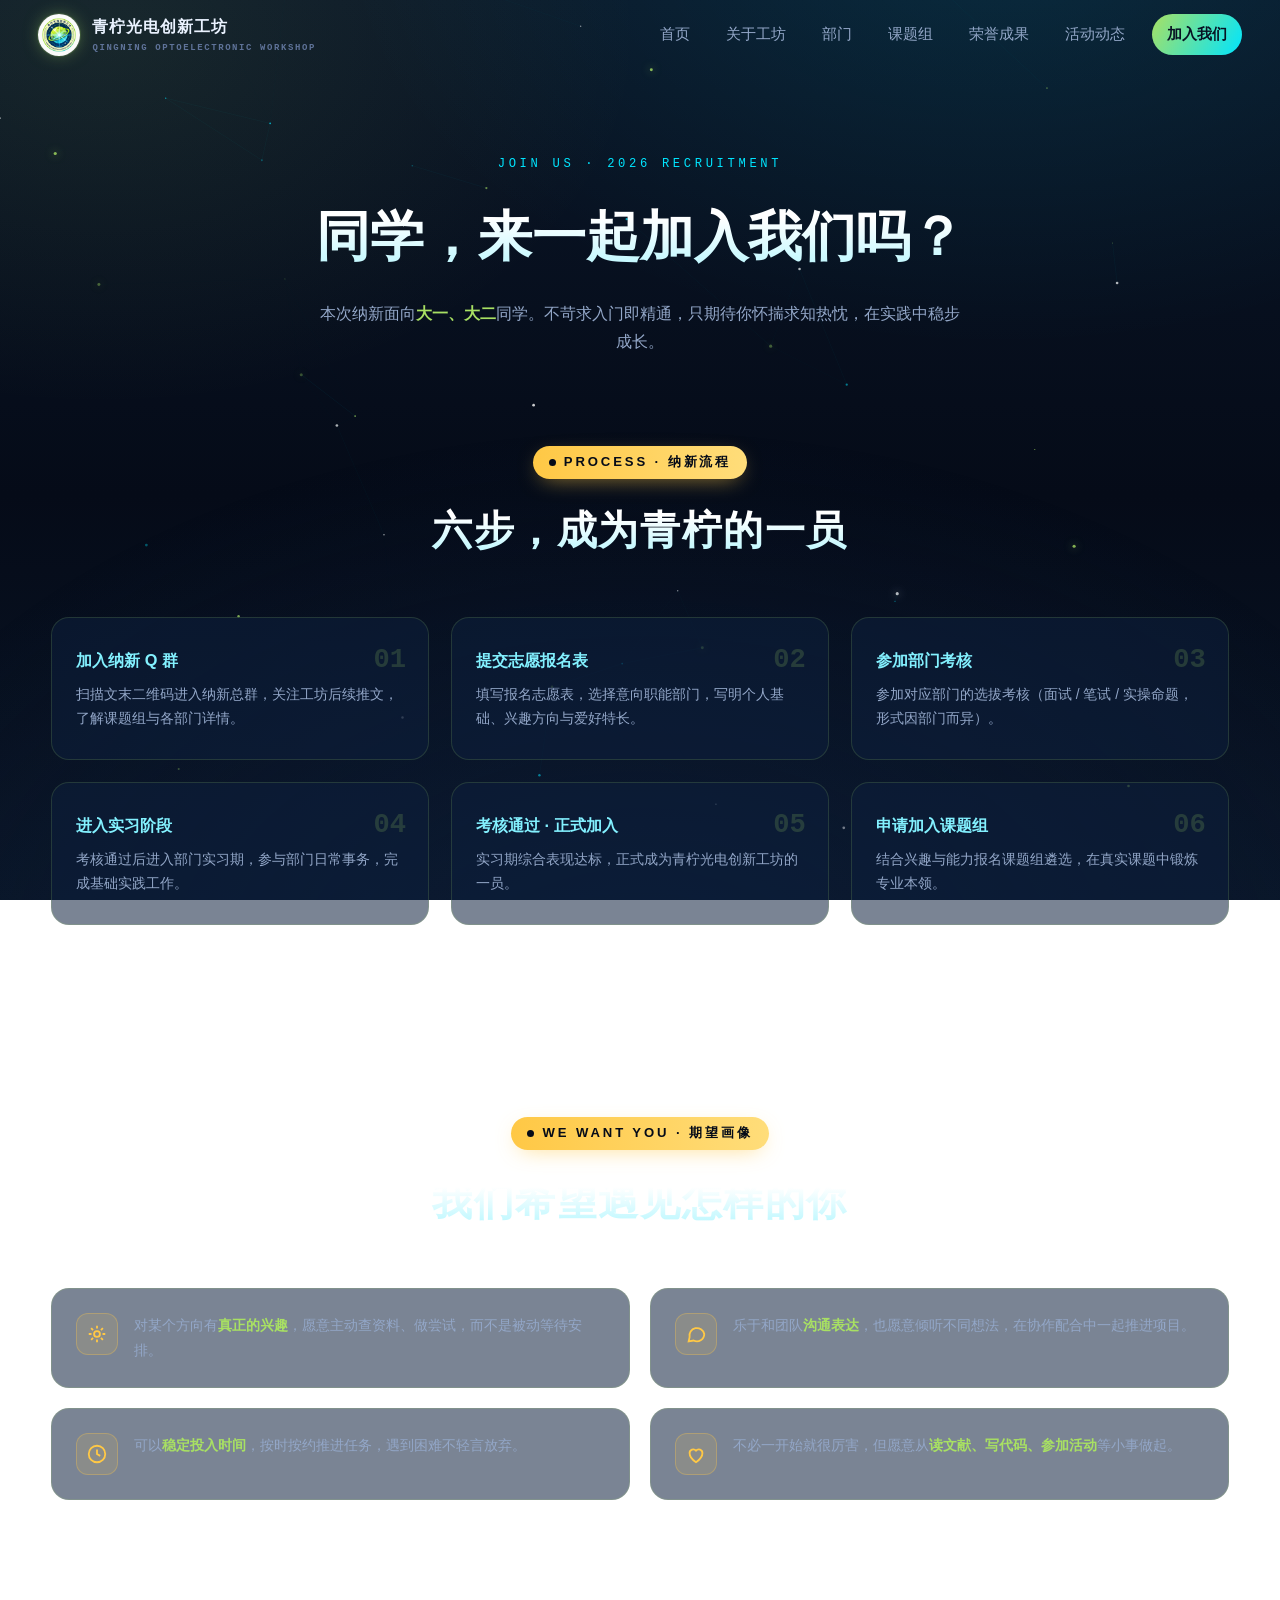
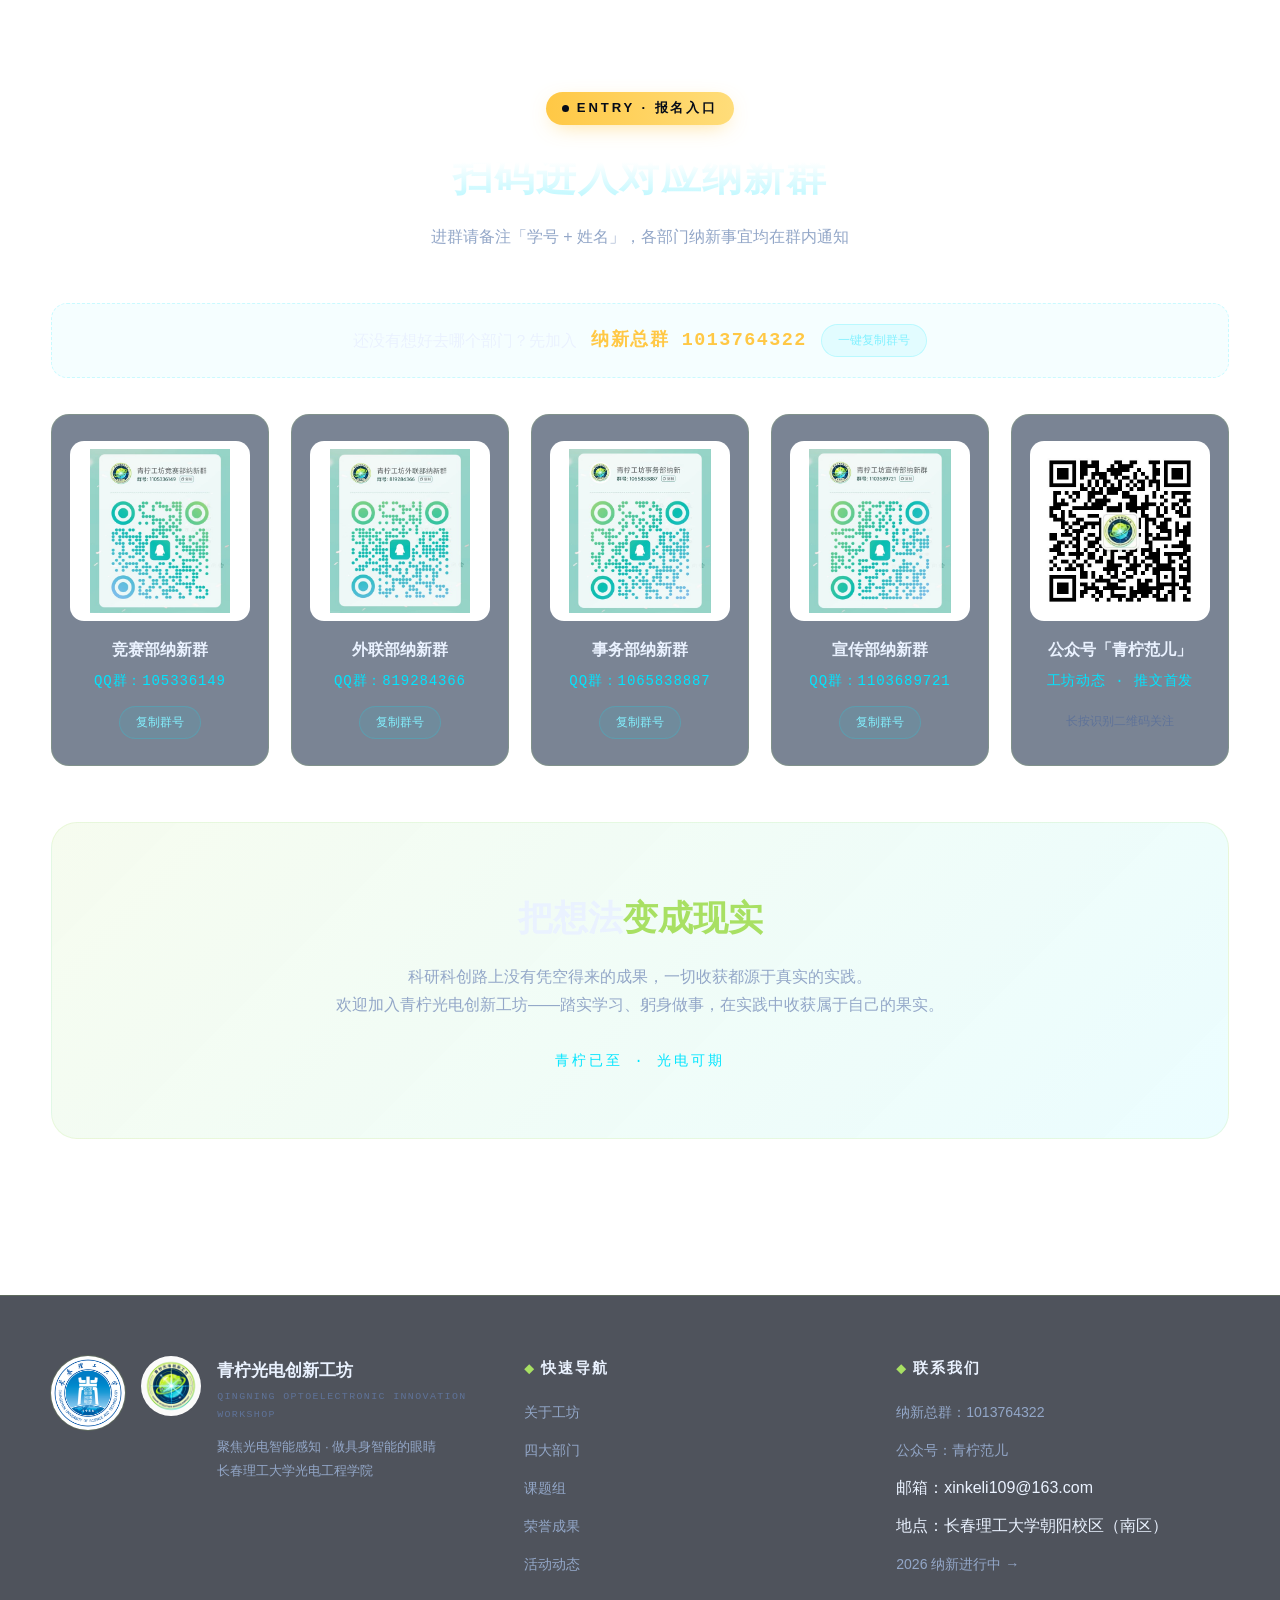
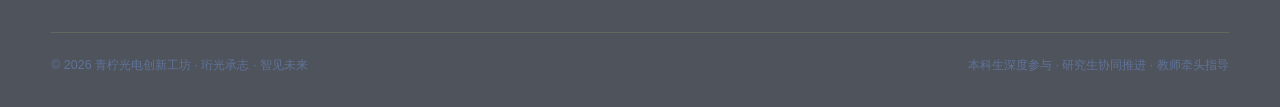
<file: join.html>
﻿<!DOCTYPE html>
<html lang="zh-CN">
<head>
<meta charset="UTF-8">
<meta name="viewport" content="width=device-width,initial-scale=1">
<title>加入我们 · 青柠光电创新工坊</title>
<meta name="description" content="青柠光电创新工坊2026纳新：面向大一大二，六步加入流程，四部门纳新群与公众号入口。">
<link rel="icon" type="image/png" href="favicon.png">
<link rel="stylesheet" href="css/style.css?v=4">
<noscript><style>.reveal{opacity:1!important;transform:none!important}</style></noscript>
</head>
<body data-scene="lite">

<div class="scroll-progress"></div>

<nav class="nav">
  <div class="nav-inner">
    <a class="nav-brand" href="index.html">
      <img src="assets/img/logo-badge.png" alt="青柠光电创新工坊徽章">
      <span><span class="cn">青柠光电创新工坊</span><span class="en">QINGNING OPTOELECTRONIC WORKSHOP</span></span>
    </a>
    <button class="nav-toggle" aria-label="菜单"><span></span><span></span><span></span></button>
    <div class="nav-links">
      <a href="index.html">首页</a>
      <a href="about.html">关于工坊</a>
      <a href="departments.html">部门</a>
      <a href="research.html">课题组</a>
      <a href="honors.html">荣誉成果</a>
      <a href="activities.html">活动动态</a>
      <a href="join.html" class="join active">加入我们</a>
    </div>
  </div>
</nav>

<header class="page-hero">
  <div class="container">
    <div class="pre reveal">JOIN US · 2026 RECRUITMENT</div>
    <h1 class="reveal d1">同学，来一起加入我们吗？</h1>
    <p class="reveal d2">本次纳新面向<strong class="text-lime">大一、大二</strong>同学。不苛求入门即精通，只期待你怀揣求知热忱，在实践中稳步成长。</p>
  </div>
</header>

<section style="padding-top:30px">
  <div class="container">
    <div class="section-head reveal">
      <span class="sec-tag">PROCESS · 纳新流程</span>
      <h2>六步，成为青柠的一员</h2>
    </div>
    <div class="join-flow">
      <div class="flow-step reveal"><h3>加入纳新 Q 群</h3><p>扫描文末二维码进入纳新总群，关注工坊后续推文，了解课题组与各部门详情。</p></div>
      <div class="flow-step reveal d1"><h3>提交志愿报名表</h3><p>填写报名志愿表，选择意向职能部门，写明个人基础、兴趣方向与爱好特长。</p></div>
      <div class="flow-step reveal d2"><h3>参加部门考核</h3><p>参加对应部门的选拔考核（面试 / 笔试 / 实操命题，形式因部门而异）。</p></div>
      <div class="flow-step reveal"><h3>进入实习阶段</h3><p>考核通过后进入部门实习期，参与部门日常事务，完成基础实践工作。</p></div>
      <div class="flow-step reveal d1"><h3>考核通过 · 正式加入</h3><p>实习期综合表现达标，正式成为青柠光电创新工坊的一员。</p></div>
      <div class="flow-step reveal d2"><h3>申请加入课题组</h3><p>结合兴趣与能力报名课题组遴选，在真实课题中锻炼专业本领。</p></div>
    </div>
  </div>
</section>

<section>
  <div class="container">
    <div class="section-head reveal">
      <span class="sec-tag">WE WANT YOU · 期望画像</span>
      <h2>我们希望遇见怎样的你</h2>
    </div>
    <div class="wish-grid">
      <div class="wish-item reveal tilt">
        <span class="w-ico"><svg viewBox="0 0 24 24"><path d="M12 3v3M12 18v3M3 12h3M18 12h3M5.6 5.6l2.1 2.1M16.3 16.3l2.1 2.1M18.4 5.6l-2.1 2.1M7.7 16.3l-2.1 2.1"/><circle cx="12" cy="12" r="3.2"/></svg></span>
        <p>对某个方向有<strong class="text-lime">真正的兴趣</strong>，愿意主动查资料、做尝试，而不是被动等待安排。</p>
      </div>
      <div class="wish-item reveal d1 tilt">
        <span class="w-ico"><svg viewBox="0 0 24 24"><path d="M21 12a8 8 0 0 1-11.6 7.1L4 20l1-4.6A8 8 0 1 1 21 12z"/></svg></span>
        <p>乐于和团队<strong class="text-lime">沟通表达</strong>，也愿意倾听不同想法，在协作配合中一起推进项目。</p>
      </div>
      <div class="wish-item reveal d2 tilt">
        <span class="w-ico"><svg viewBox="0 0 24 24"><circle cx="12" cy="12" r="9"/><path d="M12 7v5l3.5 2"/></svg></span>
        <p>可以<strong class="text-lime">稳定投入时间</strong>，按时按约推进任务，遇到困难不轻言放弃。</p>
      </div>
      <div class="wish-item reveal d3 tilt">
        <span class="w-ico"><svg viewBox="0 0 24 24"><path d="M12 21s-7-4.5-7-10a4 4 0 0 1 7-2.6A4 4 0 0 1 19 11c0 5.5-7 10-7 10z"/></svg></span>
        <p>不必一开始就很厉害，但愿意从<strong class="text-lime">读文献、写代码、参加活动</strong>等小事做起。</p>
      </div>
    </div>
  </div>
</section>

<section id="entry">
  <div class="container">
    <div class="section-head reveal">
      <span class="sec-tag">ENTRY · 报名入口</span>
      <h2>扫码进入对应纳新群</h2>
      <p class="sub">进群请备注「学号 + 姓名」，各部门纳新事宜均在群内通知</p>
    </div>

    <div class="qr-total reveal">
      <span>还没有想好去哪个部门？先加入</span>
      <b>纳新总群 1013764322</b>
      <button class="copy-btn" data-copy="1013764322">一键复制群号</button>
    </div>

    <div class="qr-grid">
      <div class="qr-card reveal tilt">
        <div class="qr-img"><img src="assets/img/qr-jingsai.jpg" alt="竞赛部纳新群二维码" loading="lazy"></div>
        <h3>竞赛部纳新群</h3>
        <div class="gno">QQ群：105336149</div>
        <button class="copy-btn" data-copy="105336149">复制群号</button>
      </div>
      <div class="qr-card reveal d1 tilt">
        <div class="qr-img"><img src="assets/img/qr-wailian.jpg" alt="外联部纳新群二维码" loading="lazy"></div>
        <h3>外联部纳新群</h3>
        <div class="gno">QQ群：819284366</div>
        <button class="copy-btn" data-copy="819284366">复制群号</button>
      </div>
      <div class="qr-card reveal d2 tilt">
        <div class="qr-img"><img src="assets/img/qr-shiwu.jpg" alt="事务部纳新群二维码" loading="lazy"></div>
        <h3>事务部纳新群</h3>
        <div class="gno">QQ群：1065838887</div>
        <button class="copy-btn" data-copy="1065838887">复制群号</button>
      </div>
      <div class="qr-card reveal d3 tilt">
        <div class="qr-img"><img src="assets/img/qr-xuanchuan.jpg" alt="宣传部纳新群二维码" loading="lazy"></div>
        <h3>宣传部纳新群</h3>
        <div class="gno">QQ群：1103689721</div>
        <button class="copy-btn" data-copy="1103689721">复制群号</button>
      </div>
      <div class="qr-card gzh reveal d4 tilt">
        <div class="qr-img"><img src="assets/img/qr-gzh.jpg" alt="青柠范儿公众号二维码" loading="lazy"></div>
        <h3>公众号「青柠范儿」</h3>
        <div class="gno">工坊动态 · 推文首发</div>
        <span style="color:var(--faint);font-size:.78rem">长按识别二维码关注</span>
      </div>
    </div>

    <div class="cta-band reveal" style="margin-top:56px">
      <h2>把想法<span class="text-lime">变成现实</span></h2>
      <p>科研科创路上没有凭空得来的成果，一切收获都源于真实的实践。<br>欢迎加入青柠光电创新工坊——踏实学习、躬身做事，在实践中收获属于自己的果实。</p>
      <div style="font-family:var(--font-mono);color:var(--cyan);letter-spacing:.2em;font-size:.9rem">青柠已至 · 光电可期</div>
    </div>
  </div>
</section>

<footer class="footer">
  <div class="container">
    <div class="footer-top">
      <div class="footer-brand">
        <img class="school" src="assets/img/school-ring.png" alt="长春理工大学校标">
        <img class="logo" src="assets/img/logo-badge.png" alt="工坊徽章">
        <div>
          <h4>青柠光电创新工坊</h4>
          <div class="en">QINGNING OPTOELECTRONIC INNOVATION WORKSHOP</div>
          <p>聚焦光电智能感知 · 做具身智能的眼睛<br>长春理工大学光电工程学院</p>
        </div>
      </div>
      <div>
        <h5>快速导航</h5>
        <ul>
          <li><a href="about.html">关于工坊</a></li>
          <li><a href="departments.html">四大部门</a></li>
          <li><a href="research.html">课题组</a></li>
          <li><a href="honors.html">荣誉成果</a></li>
          <li><a href="activities.html">活动动态</a></li>
        </ul>
      </div>
      <div>
        <h5>联系我们</h5>
        <ul>
          <li><a href="#entry">纳新总群：1013764322</a></li>
          <li><a href="#entry">公众号：青柠范儿</a></li>
          <li>邮箱：xinkeli109@163.com</li>
          <li>地点：长春理工大学朝阳校区（南区）</li>
          <li><a href="#entry" class="text-cyan">2026 纳新进行中 →</a></li>
        </ul>
      </div>
    </div>
    <div class="footer-bottom">
      <span>© <span class="js-year">2026</span> 青柠光电创新工坊 · 珩光承志 · 智见未来</span>
      <span>本科生深度参与 · 研究生协同推进 · 教师牵头指导</span>
    </div>
  </div>
</footer>

<script src="js/cursor.js?v=5"></script>
<script src="js/scene.js?v=3"></script>
<script src="js/main.js?v=3"></script>
<script src="js/extras.js?v=7"></script>
</body>
</html>
</file>
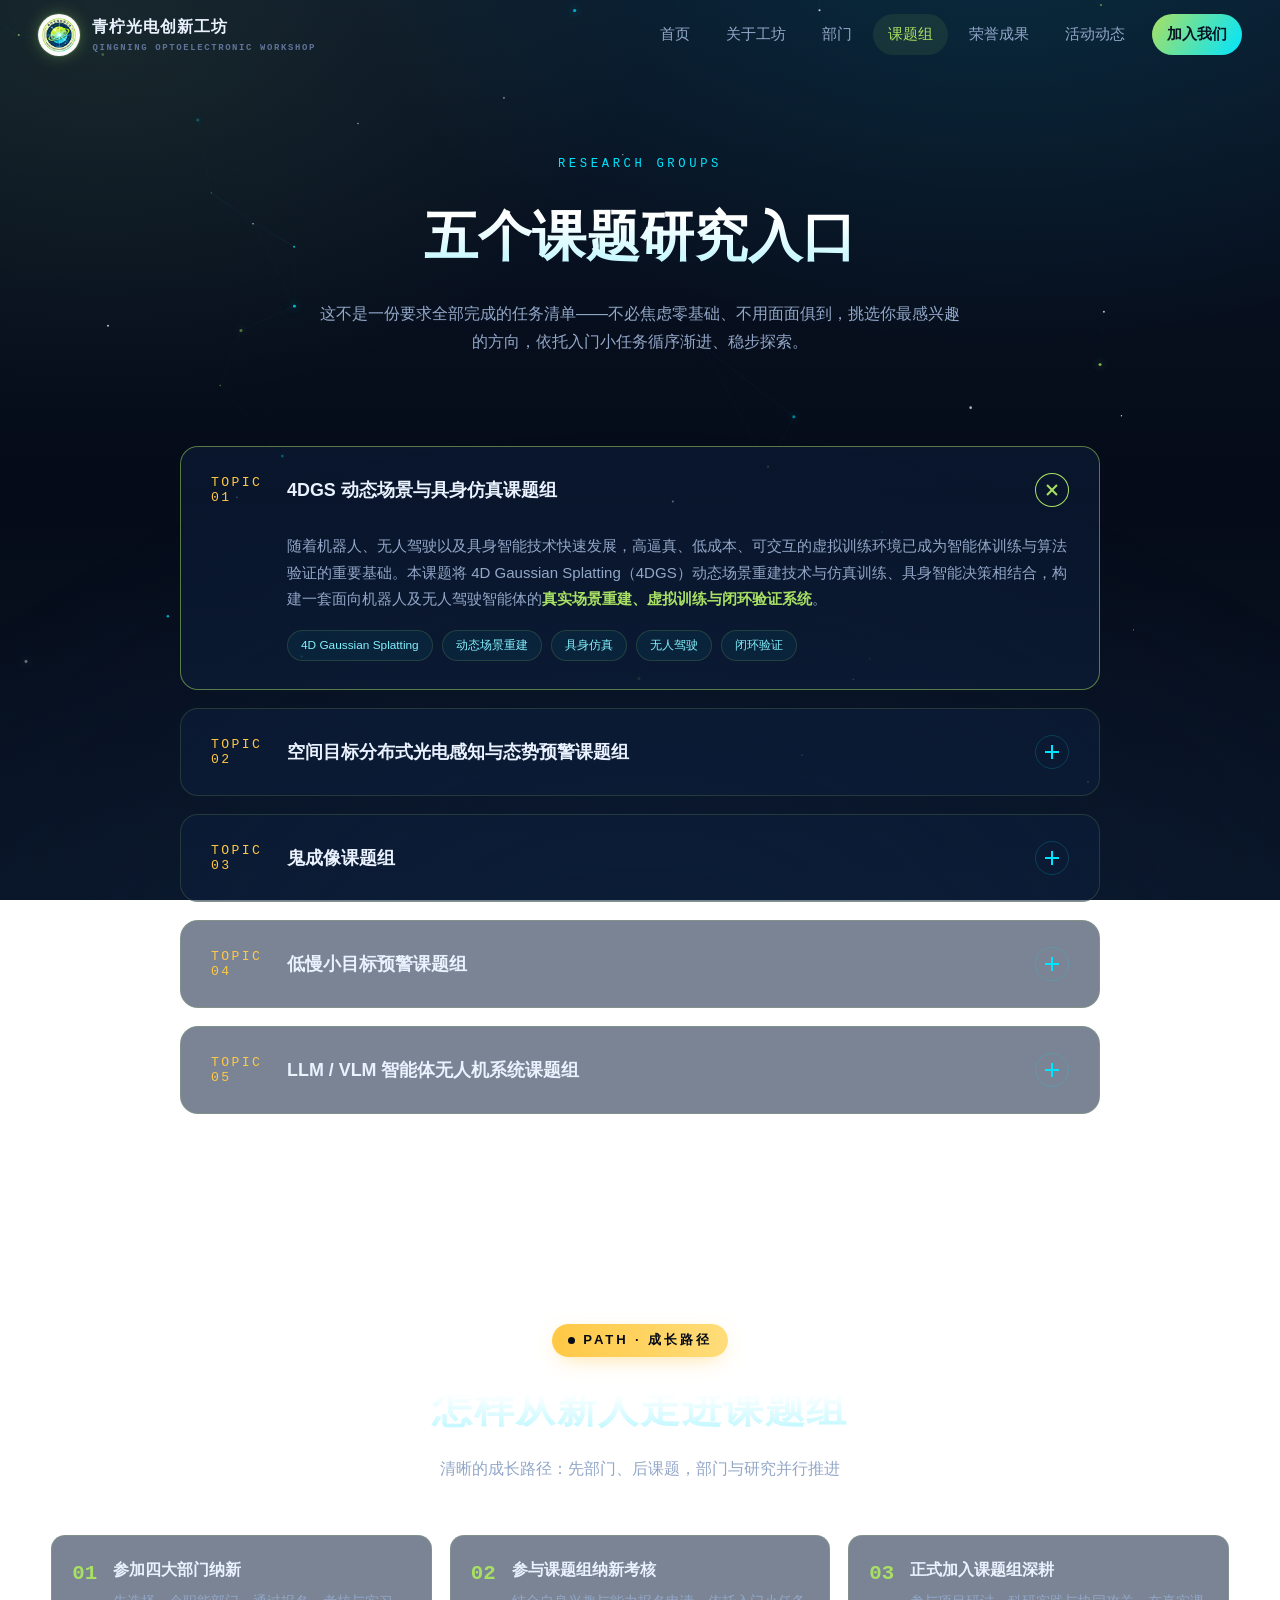
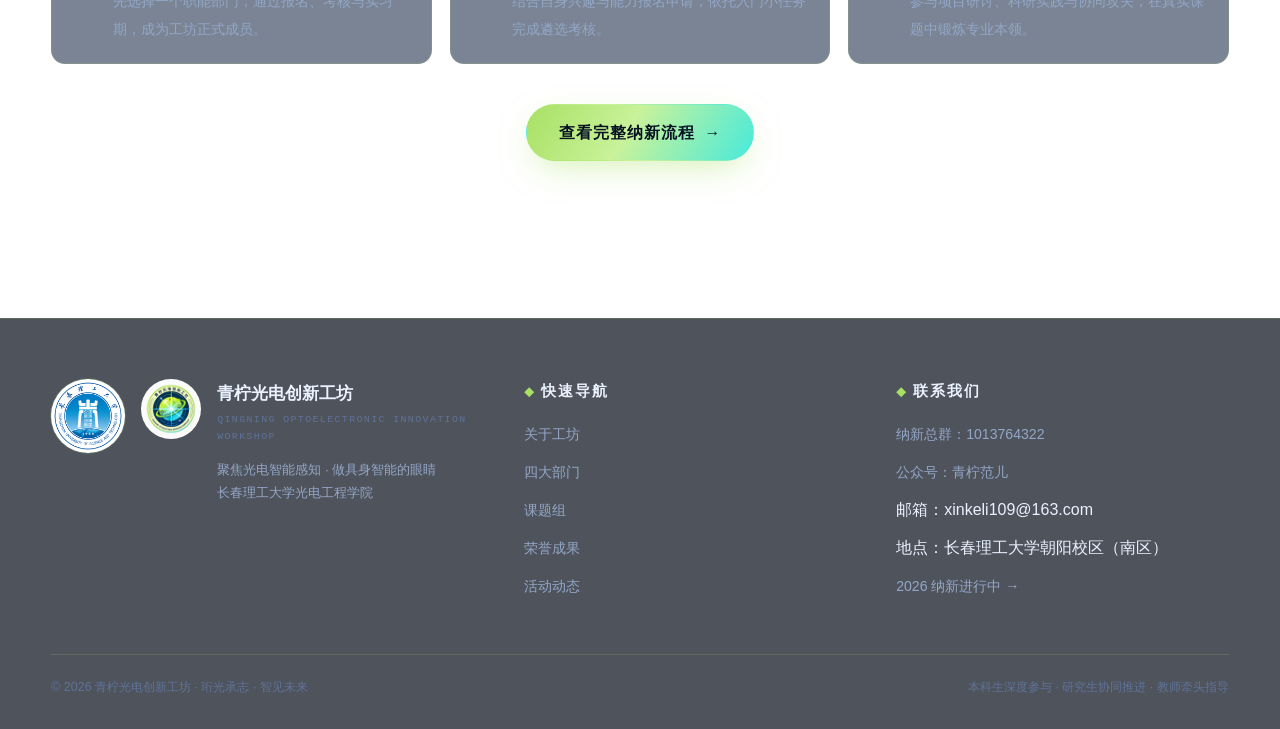
<file: research.html>
﻿<!DOCTYPE html>
<html lang="zh-CN">
<head>
<meta charset="UTF-8">
<meta name="viewport" content="width=device-width,initial-scale=1">
<title>课题组 · 青柠光电创新工坊</title>
<meta name="description" content="青柠光电创新工坊五大研究方向：4DGS具身仿真、空间目标分布式光电感知、鬼成像、低慢小目标预警、LLM/VLM智能体无人机。">
<link rel="icon" type="image/png" href="favicon.png">
<link rel="stylesheet" href="css/style.css?v=4">
<noscript><style>.reveal{opacity:1!important;transform:none!important}</style></noscript>
</head>
<body data-scene="lite">

<div class="scroll-progress"></div>

<nav class="nav">
  <div class="nav-inner">
    <a class="nav-brand" href="index.html">
      <img src="assets/img/logo-badge.png" alt="青柠光电创新工坊徽章">
      <span><span class="cn">青柠光电创新工坊</span><span class="en">QINGNING OPTOELECTRONIC WORKSHOP</span></span>
    </a>
    <button class="nav-toggle" aria-label="菜单"><span></span><span></span><span></span></button>
    <div class="nav-links">
      <a href="index.html">首页</a>
      <a href="about.html">关于工坊</a>
      <a href="departments.html">部门</a>
      <a href="research.html" class="active">课题组</a>
      <a href="honors.html">荣誉成果</a>
      <a href="activities.html">活动动态</a>
      <a href="join.html" class="join">加入我们</a>
    </div>
  </div>
</nav>

<header class="page-hero">
  <div class="container">
    <div class="pre reveal">RESEARCH GROUPS</div>
    <h1 class="reveal d1">五个课题研究入口</h1>
    <p class="reveal d2">这不是一份要求全部完成的任务清单——不必焦虑零基础、不用面面俱到，挑选你最感兴趣的方向，依托入门小任务循序渐进、稳步探索。</p>
  </div>
</header>

<section style="padding-top:30px">
  <div class="container" style="max-width:920px">
    <div class="acc-list">

      <div class="acc-item open reveal">
        <button class="acc-head">
          <span class="no">TOPIC 01</span>
          <h3>4DGS 动态场景与具身仿真课题组</h3>
          <span class="plus"></span>
        </button>
        <div class="acc-body">
          <div class="acc-inner">
            随着机器人、无人驾驶以及具身智能技术快速发展，高逼真、低成本、可交互的虚拟训练环境已成为智能体训练与算法验证的重要基础。本课题将 4D Gaussian Splatting（4DGS）动态场景重建技术与仿真训练、具身智能决策相结合，构建一套面向机器人及无人驾驶智能体的<strong class="text-lime">真实场景重建、虚拟训练与闭环验证系统</strong>。
            <div class="tags"><span>4D Gaussian Splatting</span><span>动态场景重建</span><span>具身仿真</span><span>无人驾驶</span><span>闭环验证</span></div>
          </div>
        </div>
      </div>

      <div class="acc-item reveal">
        <button class="acc-head">
          <span class="no">TOPIC 02</span>
          <h3>空间目标分布式光电感知与态势预警课题组</h3>
          <span class="plus"></span>
        </button>
        <div class="acc-body">
          <div class="acc-inner">
            随着在轨航天器和空间碎片数量增加，空间目标监测、轨道预测与态势预警的重要性持续提升。本课题以<strong class="text-lime">「天网探微——基于分布式光电感知的空间目标监测与态势预警系统」</strong>为总体方向，将空间目标模拟与感知研究基础同分布式组网思路结合，构建可用于教学演示、算法验证和竞赛展示的系统级平台。
            <div class="tags"><span>分布式光电感知</span><span>空间目标监测</span><span>轨道预测</span><span>态势预警</span><span>组网系统</span></div>
          </div>
        </div>
      </div>

      <div class="acc-item reveal">
        <button class="acc-head">
          <span class="no">TOPIC 03</span>
          <h3>鬼成像课题组</h3>
          <span class="plus"></span>
        </button>
        <div class="acc-body">
          <div class="acc-inner">
            面向遮蔽环境、复杂气象下的目标成像难题，开展<strong class="text-lime">鬼成像（关联成像）原理建模、系统搭建与算法优化</strong>研究，突破传统光学成像的环境限制，实现非视距场景下的目标信息复原，服务军事探测、搜救、医疗等多领域感知应用。
            <div class="tags"><span>鬼成像</span><span>关联成像</span><span>非视距成像</span><span>系统搭建</span><span>算法优化</span></div>
          </div>
        </div>
      </div>

      <div class="acc-item reveal">
        <button class="acc-head">
          <span class="no">TOPIC 04</span>
          <h3>低慢小目标预警课题组</h3>
          <span class="plus"></span>
        </button>
        <div class="acc-body">
          <div class="acc-inner">
            面向低空安防与空域管控中低慢小目标探测难、部署成本高的痛点，开展<strong class="text-lime">视觉目标检测、仿生算法压缩与轨迹预警</strong>研究，突破传统雷达的场景适配局限，实现低成本、高灵活的低空目标监测预警，服务航空安全、园区防护与低空治理应用。
            <div class="tags"><span>低空经济</span><span>视觉目标检测</span><span>仿生算法压缩</span><span>轨迹预警</span><span>空域管控</span></div>
          </div>
        </div>
      </div>

      <div class="acc-item reveal">
        <button class="acc-head">
          <span class="no">TOPIC 05</span>
          <h3>LLM / VLM 智能体无人机系统课题组</h3>
          <span class="plus"></span>
        </button>
        <div class="acc-body">
          <div class="acc-inner">
            锚定低空经济智能化发展趋势，以具身智能<strong class="text-lime">「感知—理解—决策—行动」闭环</strong>为核心，融合 LLM / VLM 大模型的认知与视觉感知能力，打造具备自主规划、临场应变能力的无人机智能体系统，赋能智能巡检、搜索勘探、多机协同等复杂低空作业场景。
            <div class="tags"><span>LLM</span><span>VLM</span><span>无人机智能体</span><span>自主规划</span><span>多机协同</span></div>
          </div>
        </div>
      </div>

    </div>
  </div>
</section>

<section>
  <div class="container">
    <div class="section-head reveal">
      <span class="sec-tag">PATH · 成长路径</span>
      <h2>怎样从新人走进课题组</h2>
      <p class="sub">清晰的成长路径：先部门、后课题，部门与研究并行推进</p>
    </div>
    <div class="path-steps">
      <div class="path-step reveal">
        <span class="n">01</span>
        <div><b>参加四大部门纳新</b><span>先选择一个职能部门，通过报名、考核与实习期，成为工坊正式成员。</span></div>
      </div>
      <div class="path-step reveal d1">
        <span class="n">02</span>
        <div><b>参与课题组纳新考核</b><span>结合自身兴趣与能力报名申请，依托入门小任务完成遴选考核。</span></div>
      </div>
      <div class="path-step reveal d2">
        <span class="n">03</span>
        <div><b>正式加入课题组深耕</b><span>参与项目研讨、科研实践与协同攻关，在真实课题中锻炼专业本领。</span></div>
      </div>
    </div>
    <div style="text-align:center;margin-top:40px" class="reveal">
      <a href="join.html" class="btn btn-primary">查看完整纳新流程 <span class="arr">→</span></a>
    </div>
  </div>
</section>

<footer class="footer">
  <div class="container">
    <div class="footer-top">
      <div class="footer-brand">
        <img class="school" src="assets/img/school-ring.png" alt="长春理工大学校标">
        <img class="logo" src="assets/img/logo-badge.png" alt="工坊徽章">
        <div>
          <h4>青柠光电创新工坊</h4>
          <div class="en">QINGNING OPTOELECTRONIC INNOVATION WORKSHOP</div>
          <p>聚焦光电智能感知 · 做具身智能的眼睛<br>长春理工大学光电工程学院</p>
        </div>
      </div>
      <div>
        <h5>快速导航</h5>
        <ul>
          <li><a href="about.html">关于工坊</a></li>
          <li><a href="departments.html">四大部门</a></li>
          <li><a href="research.html">课题组</a></li>
          <li><a href="honors.html">荣誉成果</a></li>
          <li><a href="activities.html">活动动态</a></li>
        </ul>
      </div>
      <div>
        <h5>联系我们</h5>
        <ul>
          <li><a href="join.html">纳新总群：1013764322</a></li>
          <li><a href="join.html">公众号：青柠范儿</a></li>
          <li>邮箱：xinkeli109@163.com</li>
          <li>地点：长春理工大学朝阳校区（南区）</li>
          <li><a href="join.html" class="text-cyan">2026 纳新进行中 →</a></li>
        </ul>
      </div>
    </div>
    <div class="footer-bottom">
      <span>© <span class="js-year">2026</span> 青柠光电创新工坊 · 珩光承志 · 智见未来</span>
      <span>本科生深度参与 · 研究生协同推进 · 教师牵头指导</span>
    </div>
  </div>
</footer>

<script src="js/cursor.js?v=5"></script>
<script src="js/scene.js?v=3"></script>
<script src="js/main.js?v=3"></script>
<script src="js/extras.js?v=7"></script>
</body>
</html>
</file>
<file: css/style.css>
:root{
  --bg-0:#050B18;
  --bg-1:#0A1628;
  --bg-2:#0D1F3C;
  --lime:#A8E063;
  --lime-soft:#C9F29A;
  --cyan:#00E5FF;
  --cyan-soft:#83F1FF;
  --yellow:#FFC845;
  --ink:#EAF2FF;
  --muted:#93A7C8;
  --faint:#5F7399;
  --line:rgba(168,224,99,.16);
  --line-cyan:rgba(0,229,255,.18);
  --card:rgba(13,31,60,.55);
  --card-solid:#0C1B36;
  --glass:rgba(8,18,38,.72);
  --radius:18px;
  --shadow:0 18px 50px -20px rgba(0,0,0,.7);
  --font-sans:-apple-system,BlinkMacSystemFont,"Segoe UI","PingFang SC","Hiragino Sans GB","Microsoft YaHei","Noto Sans SC",sans-serif;
  --font-mono:"SFMono-Regular",Consolas,"Courier New",monospace;
  --nav-h:70px;
}

*{margin:0;padding:0;box-sizing:border-box}
html{scroll-behavior:smooth;scroll-padding-top:calc(var(--nav-h) + 16px)}
body{
  font-family:var(--font-sans);
  color:var(--ink);
  background:
    radial-gradient(1100px 700px at 78% -8%, rgba(0,229,255,.10), transparent 60%),
    radial-gradient(900px 620px at 8% 4%, rgba(168,224,99,.09), transparent 60%),
    linear-gradient(180deg,var(--bg-1) 0%,var(--bg-0) 55%,var(--bg-1) 100%);
  background-attachment:fixed;
  line-height:1.75;
  overflow-x:hidden;
  min-height:100vh;
  -webkit-font-smoothing:antialiased;
}
img{max-width:100%;display:block}
a{color:inherit;text-decoration:none}
ul{list-style:none}
button{font-family:inherit}

::selection{background:rgba(168,224,99,.32);color:#fff}

#scene{position:fixed;inset:0;width:100%;height:100%;z-index:-2;pointer-events:none}
.bg-veil{position:fixed;inset:0;z-index:-1;pointer-events:none;
  background:radial-gradient(1200px 800px at 50% 110%, rgba(13,31,60,.55), transparent 70%)}

.container{width:min(1200px,92%);margin:0 auto}
section{padding:96px 0;position:relative}
.section-head{margin-bottom:52px;text-align:center}
.sec-tag{
  display:inline-flex;align-items:center;gap:8px;
  font-size:.82rem;letter-spacing:.22em;color:var(--bg-0);font-weight:700;
  background:linear-gradient(90deg,var(--yellow),#FFDD7A);
  padding:5px 16px;border-radius:999px;margin-bottom:16px;
  box-shadow:0 6px 22px -8px rgba(255,200,69,.7);
}
.sec-tag::before{content:"";width:7px;height:7px;border-radius:50%;background:var(--bg-0)}
.section-head h2{
  font-size:clamp(1.7rem,3.4vw,2.5rem);font-weight:800;letter-spacing:.04em;
  background:linear-gradient(180deg,#fff 30%,var(--cyan-soft) 130%);
  -webkit-background-clip:text;background-clip:text;color:transparent;
}
.section-head .sub{color:var(--muted);margin-top:12px;font-size:1rem}
.text-cyan{color:var(--cyan)} .text-lime{color:var(--lime)} .text-yellow{color:var(--yellow)}

.btn{
  position:relative;overflow:hidden;display:inline-flex;align-items:center;gap:10px;
  padding:14px 32px;border-radius:999px;font-size:.98rem;font-weight:700;letter-spacing:.06em;
  border:1px solid transparent;transition:transform .25s ease,box-shadow .25s ease;
  will-change:transform;
}
.btn-primary{
  color:#071223;background:linear-gradient(120deg,var(--lime) 0%,var(--lime-soft) 45%,var(--cyan) 130%);
  box-shadow:0 12px 34px -10px rgba(168,224,99,.55);
}
.btn-primary:hover{transform:translateY(-3px);box-shadow:0 18px 44px -10px rgba(0,229,255,.55)}
.btn-ghost{color:var(--cyan-soft);border-color:var(--line-cyan);background:rgba(0,229,255,.05)}
.btn-ghost:hover{transform:translateY(-3px);border-color:var(--cyan);box-shadow:0 12px 34px -14px rgba(0,229,255,.7)}
.btn .arr{transition:transform .25s}
.btn:hover .arr{transform:translateX(4px)}

.nav{
  position:fixed;top:0;left:0;right:0;height:var(--nav-h);z-index:100;
  display:flex;align-items:center;transition:background .3s,box-shadow .3s,border-color .3s;
  border-bottom:1px solid transparent;
}
.nav.scrolled{background:var(--glass);backdrop-filter:blur(16px);-webkit-backdrop-filter:blur(16px);
  border-bottom-color:var(--line);box-shadow:0 10px 40px -22px #000}
.nav-inner{width:min(1280px,94%);margin:0 auto;display:flex;align-items:center;gap:14px}
.nav-brand{display:flex;align-items:center;gap:12px;font-weight:800;letter-spacing:.06em}
.nav-brand img{width:42px;height:42px;border-radius:50%;box-shadow:0 0 0 1px var(--line),0 0 18px -4px rgba(168,224,99,.6)}
.nav-brand .cn{font-size:1.02rem}
.nav-brand .en{display:block;font-size:.56rem;letter-spacing:.18em;color:var(--faint);font-weight:600;font-family:var(--font-mono)}
.nav-links{display:flex;gap:6px;margin-left:auto;align-items:center}
.nav-links a{
  padding:8px 15px;border-radius:999px;font-size:.92rem;color:var(--muted);
  transition:color .25s,background .25s;position:relative;white-space:nowrap;
}
.nav-links a:hover{color:var(--ink)}
.nav-links a.active{color:var(--lime);background:rgba(168,224,99,.09)}
.nav-links a.join{color:#071223;background:linear-gradient(120deg,var(--lime),var(--cyan));font-weight:700;margin-left:6px}
.nav-links a.join:hover{color:#071223;filter:brightness(1.08)}
.nav-toggle{display:none;margin-left:auto;background:none;border:0;width:44px;height:44px;border-radius:10px}
.nav-toggle span{display:block;width:22px;height:2px;background:var(--ink);margin:5px auto;transition:.3s}
.nav-toggle.open span:nth-child(1){transform:translateY(7px) rotate(45deg)}
.nav-toggle.open span:nth-child(2){opacity:0}
.nav-toggle.open span:nth-child(3){transform:translateY(-7px) rotate(-45deg)}
.scroll-progress{position:fixed;top:0;left:0;height:3px;width:0;z-index:101;
  background:linear-gradient(90deg,var(--lime),var(--cyan));box-shadow:0 0 12px rgba(0,229,255,.8)}

.hero{min-height:100svh;display:flex;align-items:center;justify-content:center;text-align:center;padding:calc(var(--nav-h) + 40px) 0 60px;position:relative}
.hero-orbit{position:absolute;left:50%;top:52%;transform:translate(-50%,-50%);width:min(760px,92vw);height:min(760px,92vw);pointer-events:none;opacity:.75}
.hero-orbit .ring{position:absolute;inset:0;border-radius:50%;border:1px dashed rgba(0,229,255,.18);animation:spin 60s linear infinite}
.hero-orbit .ring.r2{ins:10%;border-color:rgba(168,224,99,.16);animation-duration:42s;animation-direction:reverse;border-style:solid;border-width:1px}
.hero-orbit .ring.r3{inset:22%;border-color:rgba(255,200,69,.12);animation-duration:80s}
.hero-orbit .sat{position:absolute;width:10px;height:10px;border-radius:50%;background:var(--cyan);box-shadow:0 0 16px 4px rgba(0,229,255,.6);top:5%;left:50%}
@keyframes spin{to{transform:rotate(360deg)}}
.hero-inner{position:relative;z-index:2;max-width:900px;padding:0 18px}
.hero-badge{width:132px;height:132px;margin:0 auto 26px;border-radius:50%;position:relative;animation:float 6s ease-in-out infinite}
.hero-badge::before{content:"";position:absolute;inset:-10px;border-radius:50%;
  background:conic-gradient(from 0deg,transparent 0 70%,var(--lime) 82%,var(--cyan) 90%,transparent 100%);
  -webkit-mask:radial-gradient(farthest-side,transparent calc(100% - 2.5px),#000 calc(100% - 2px));
  mask:radial-gradient(farthest-side,transparent calc(100% - 2.5px),#000 calc(100% - 2px));
  animation:spin 7s linear infinite}
.hero-badge img{width:100%;height:100%;border-radius:50%;box-shadow:0 0 40px -6px rgba(168,224,99,.65),0 0 90px -20px rgba(0,229,255,.6)}
@keyframes float{0%,100%{transform:translateY(0)}50%{transform:translateY(-12px)}}
.hero .pre{font-family:var(--font-mono);letter-spacing:.34em;color:var(--cyan);font-size:.8rem;margin-bottom:20px;text-transform:uppercase}
.hero h1{
  font-size:clamp(2.5rem,6.4vw,5rem);font-weight:900;line-height:1.18;letter-spacing:.05em;
  background:linear-gradient(180deg,#ffffff 25%,#BFE9FF 70%,var(--cyan) 115%);
  -webkit-background-clip:text;background-clip:text;color:transparent;
  text-shadow:0 0 60px rgba(0,229,255,.18);
}
.hero .slogan{margin-top:20px;font-size:clamp(1.25rem,3vw,1.9rem);font-weight:800;letter-spacing:.14em;color:var(--lime);
  text-shadow:0 0 30px rgba(168,224,99,.4)}
.hero .slogan .dot{color:var(--yellow);margin:0 .5em}
.hero .type-line{margin-top:16px;min-height:1.8em;font-family:var(--font-mono);font-size:clamp(.72rem,1.5vw,.95rem);letter-spacing:.2em;color:var(--muted)}
.hero .type-line .caret{display:inline-block;width:9px;height:1.05em;background:var(--cyan);margin-left:3px;vertical-align:-2px;animation:blink 1s steps(1) infinite}
@keyframes blink{50%{opacity:0}}
.hero .desc{margin:26px auto 0;max-width:620px;color:var(--muted);font-size:1.02rem}
.hero-cta{display:flex;gap:18px;justify-content:center;margin-top:40px;flex-wrap:wrap}
.scroll-hint{position:absolute;bottom:26px;left:50%;transform:translateX(-50%);color:var(--faint);font-size:.74rem;letter-spacing:.3em;text-align:center}
.scroll-hint::after{content:"";display:block;width:1px;height:42px;margin:10px auto 0;
  background:linear-gradient(var(--cyan),transparent);animation:drip 1.8s ease-in-out infinite}
@keyframes drip{0%{transform:scaleY(0);transform-origin:top}55%{transform:scaleY(1);transform-origin:top}56%{transform-origin:bottom}100%{transform:scaleY(0);transform-origin:bottom}}

.stats{border-top:1px solid var(--line);border-bottom:1px solid var(--line);
  background:linear-gradient(180deg,rgba(0,229,255,.04),rgba(168,224,99,.03));}
.stats-grid{display:grid;grid-template-columns:repeat(4,1fr)}
.stat{text-align:center;padding:44px 16px;position:relative}
.stat:not(:last-child)::after{content:"";position:absolute;right:0;top:26%;height:48%;width:1px;background:var(--line)}
.stat .num{font-size:clamp(1.9rem,3.6vw,2.9rem);font-weight:900;font-family:var(--font-mono);
  background:linear-gradient(120deg,var(--lime),var(--cyan));-webkit-background-clip:text;background-clip:text;color:transparent}
.stat .num .suffix{font-size:.6em}
.stat .label{color:var(--muted);font-size:.9rem;letter-spacing:.12em;margin-top:6px}

.card{
  background:var(--card);border:1px solid var(--line);border-radius:var(--radius);
  padding:30px;backdrop-filter:blur(8px);-webkit-backdrop-filter:blur(8px);
  transition:transform .35s cubic-bezier(.2,.7,.3,1),border-color .35s,box-shadow .35s;
  position:relative;
}
.card:hover{transform:translateY(-6px);border-color:rgba(0,229,255,.45);box-shadow:var(--shadow),0 0 40px -18px rgba(0,229,255,.5)}
.grid-2{display:grid;grid-template-columns:repeat(2,1fr);gap:26px}
.grid-3{display:grid;grid-template-columns:repeat(3,1fr);gap:26px}
.grid-4{display:grid;grid-template-columns:repeat(4,1fr);gap:22px}

.tilt{transform-style:preserve-3d;will-change:transform}
.tilt-glow{position:relative;overflow:hidden}
.tilt-glow::before{
  content:"";position:absolute;inset:0;border-radius:inherit;pointer-events:none;opacity:0;transition:opacity .3s;
  background:radial-gradient(360px circle at var(--mx,50%) var(--my,50%),rgba(168,224,99,.14),rgba(0,229,255,.07) 40%,transparent 65%);
}
.tilt-glow:hover::before{opacity:1}

.mode-card{padding:26px 24px}
.mode-card .idx{font-family:var(--font-mono);font-size:.78rem;color:var(--cyan);letter-spacing:.2em}
.mode-card h3{margin:10px 0 8px;font-size:1.12rem}
.mode-card h3 b{color:var(--lime)}
.mode-card p{color:var(--muted);font-size:.9rem}
.mode-card .ico{width:44px;height:44px;border-radius:12px;display:grid;place-items:center;margin-bottom:14px;
  background:linear-gradient(135deg,rgba(168,224,99,.16),rgba(0,229,255,.12));border:1px solid var(--line)}
.mode-card .ico svg{width:24px;height:24px;stroke:var(--lime)}
.more-link{display:inline-flex;align-items:center;gap:8px;margin-top:38px;color:var(--cyan);font-weight:700;letter-spacing:.08em}
.more-link .arr{transition:transform .25s}.more-link:hover .arr{transform:translateX(6px)}

.topic-mini{padding:26px 22px;display:flex;flex-direction:column;gap:10px;min-height:210px}
.topic-mini .no{font-family:var(--font-mono);color:var(--yellow);font-size:.8rem;letter-spacing:.2em}
.topic-mini h3{font-size:1.05rem;line-height:1.5}
.topic-mini p{color:var(--muted);font-size:.86rem;flex:1}
.topic-mini .go{color:var(--cyan);font-size:.84rem;font-weight:700}

.marquee{overflow:hidden;position:relative;padding:8px 0;
  -webkit-mask-image:linear-gradient(90deg,transparent,#000 8%,#000 92%,transparent);
  mask-image:linear-gradient(90deg,transparent,#000 8%,#000 92%,transparent)}
.marquee-track{display:flex;gap:22px;width:max-content;animation:marquee 52s linear infinite}
.marquee:hover .marquee-track{animation-play-state:paused}
@keyframes marquee{to{transform:translateX(-50%)}}
.honor-slide{width:300px;flex:none;border-radius:14px;overflow:hidden;border:1px solid var(--line);
  background:var(--card);transition:border-color .3s,transform .3s}
.honor-slide:hover{border-color:var(--lime);transform:translateY(-5px)}
.honor-slide img{width:100%;height:210px;object-fit:cover;background:#fff}
.honor-slide .cap{padding:12px 14px;font-size:.82rem;color:var(--muted)}
.honor-slide .cap b{display:block;color:var(--ink);font-size:.88rem;margin-bottom:3px}
.badge-rank{display:inline-block;font-size:.68rem;font-weight:800;padding:2px 9px;border-radius:999px;letter-spacing:.1em;margin-bottom:8px}
.rank-intl{background:rgba(255,200,69,.16);color:var(--yellow)}
.rank-nat{background:rgba(0,229,255,.14);color:var(--cyan)}
.rank-pro{background:rgba(168,224,99,.14);color:var(--lime)}

.photo-card{border-radius:var(--radius);overflow:hidden;position:relative;border:1px solid var(--line);min-height:340px;display:flex;align-items:flex-end}
.photo-card img{position:absolute;inset:0;width:100%;height:100%;object-fit:cover;transition:transform .6s cubic-bezier(.2,.7,.3,1)}
.photo-card:hover img{transform:scale(1.07)}
.photo-card::after{content:"";position:absolute;inset:0;background:linear-gradient(180deg,transparent 35%,rgba(5,11,24,.92))}
.photo-card .pc-cap{position:relative;z-index:2;padding:24px}
.photo-card .pc-cap .d{font-family:var(--font-mono);color:var(--cyan);font-size:.78rem;letter-spacing:.14em}
.photo-card .pc-cap h3{margin:6px 0 6px;font-size:1.1rem}
.photo-card .pc-cap p{color:var(--muted);font-size:.85rem}

.cta-band{margin:30px 0 0;border-radius:26px;padding:64px 40px;text-align:center;position:relative;overflow:hidden;
  background:linear-gradient(135deg,rgba(168,224,99,.1),rgba(0,229,255,.08));border:1px solid var(--line)}
.cta-band h2{font-size:clamp(1.5rem,3vw,2.2rem);font-weight:900}
.cta-band p{color:var(--muted);margin:14px 0 30px}

.page-hero{padding:calc(var(--nav-h) + 84px) 0 60px;text-align:center;position:relative}
.page-hero .pre{font-family:var(--font-mono);letter-spacing:.3em;color:var(--cyan);font-size:.76rem}
.page-hero h1{margin-top:14px;font-size:clamp(2.1rem,5vw,3.4rem);font-weight:900;
  background:linear-gradient(180deg,#fff 30%,var(--cyan-soft) 130%);-webkit-background-clip:text;background-clip:text;color:transparent}
.page-hero p{color:var(--muted);max-width:640px;margin:16px auto 0}

.split{display:grid;grid-template-columns:1.05fr .95fr;gap:48px;align-items:center}
.split.rev{grid-template-columns:.95fr 1.05fr}
.prose p{color:var(--muted);margin-bottom:18px}
.prose strong{color:var(--lime-soft);font-weight:700}
.quote{border-left:3px solid var(--lime);padding:6px 0 6px 20px;margin:22px 0;color:var(--ink);
  font-size:1.06rem;font-weight:700;letter-spacing:.04em}
.info-figure{border-radius:var(--radius);overflow:hidden;border:1px solid var(--line);background:var(--card)}
.info-figure img{width:100%}
.info-future figcaption,.info-figure figcaption{padding:12px 16px;color:var(--muted);font-size:.82rem;border-top:1px solid var(--line)}
.mode-detail{display:grid;grid-template-columns:1fr 1fr;gap:30px;align-items:center}
.mode-detail:nth-child(even) .md-fig{order:2}
.md-fig{border-radius:var(--radius);overflow:hidden;border:1px solid var(--line);box-shadow:var(--shadow)}
.md-fig img{width:100%}
.md-text .kicker{font-family:var(--font-mono);color:var(--yellow);letter-spacing:.22em;font-size:.78rem}
.md-text h3{font-size:1.5rem;margin:8px 0 12px}
.md-text p{color:var(--muted)}

.teacher-card{text-align:center;padding:28px 18px}
.teacher-card .avatar{width:160px;height:200px;margin:0 auto 16px;border-radius:18px;overflow:hidden;border:2px solid var(--line-cyan);
  box-shadow:0 10px 34px rgba(0,229,255,.14),inset 0 0 0 1px rgba(255,255,255,.04);background:#fff;transition:transform .4s,border-color .4s,box-shadow .4s}
.teacher-card:hover .avatar{transform:translateY(-5px) scale(1.03);border-color:var(--lime);box-shadow:0 18px 46px rgba(168,224,99,.28)}
.teacher-card .avatar img{width:100%;height:100%;object-fit:cover;object-position:top center}
.teacher-card h3{font-size:1.08rem}
.teacher-card .role{color:var(--muted);font-size:.8rem;margin-top:6px;line-height:1.6}
.people-chips{display:flex;flex-wrap:wrap;gap:12px;justify-content:center;margin-top:30px}
.person-chip{border:1px solid var(--line-cyan);border-radius:999px;padding:8px 18px;font-size:.88rem;color:var(--muted);
  background:rgba(0,229,255,.04);transition:.3s}
.person-chip b{color:var(--cyan-soft)}
.person-chip:hover{border-color:var(--cyan);color:var(--ink);transform:translateY(-2px)}

.dept-card{padding:34px 30px;display:flex;flex-direction:column;gap:16px}
.dept-head{display:flex;align-items:center;gap:20px}
.dept-badge{width:92px;height:92px;flex:none;border-radius:50%;position:relative}
.dept-badge img{width:100%;height:100%;border-radius:50%;box-shadow:0 0 24px -6px rgba(168,224,99,.7)}
.dept-badge::after{content:"";position:absolute;inset:-5px;border-radius:50%;border:1px dashed rgba(0,229,255,.4);animation:spin 14s linear infinite}
.dept-head h3{font-size:1.45rem}
.dept-head .slogan{color:var(--lime);font-weight:700;letter-spacing:.12em;font-size:.92rem;margin-top:4px}
.dept-leader{display:flex;align-items:center;gap:14px;padding:12px;border-radius:14px;background:rgba(0,229,255,.05);border:1px solid var(--line-cyan)}
.dept-leader img{width:68px;height:88px;border-radius:12px;object-fit:cover;object-position:top center;border:1px solid var(--line-cyan);box-shadow:0 6px 18px rgba(0,229,255,.12);flex-shrink:0}
.dept-leader .meta b{display:block;font-size:.95rem}
.dept-leader .meta span{font-size:.76rem;color:var(--muted)}
.dept-card .duty{color:var(--muted);font-size:.9rem}
.dept-card ul.points{display:grid;gap:8px}
.dept-card ul.points li{position:relative;padding-left:22px;color:var(--muted);font-size:.86rem}
.dept-card ul.points li::before{content:"";position:absolute;left:2px;top:10px;width:8px;height:8px;border-radius:2px;
  background:linear-gradient(135deg,var(--lime),var(--cyan));transform:rotate(45deg)}
.dept-note{margin-top:34px;text-align:center;color:var(--muted)}
.dept-note b{color:var(--yellow)}

.acc-item{border:1px solid var(--line);border-radius:var(--radius);background:var(--card);margin-bottom:18px;overflow:hidden;transition:border-color .3s}
.acc-item.open{border-color:rgba(168,224,99,.5)}
.acc-head{width:100%;text-align:left;background:none;border:0;color:var(--ink);padding:26px 30px;display:flex;align-items:center;gap:20px;cursor:none}
.acc-head .no{font-family:var(--font-mono);color:var(--yellow);font-size:.82rem;letter-spacing:.18em;flex:none;width:56px}
.acc-head h3{flex:1;font-size:1.12rem;line-height:1.5}
.acc-head .plus{flex:none;width:34px;height:34px;border-radius:50%;border:1px solid var(--line-cyan);position:relative;transition:.35s}
.acc-head .plus::before,.acc-head .plus::after{content:"";position:absolute;background:var(--cyan);left:50%;top:50%;transform:translate(-50%,-50%)}
.acc-head .plus::before{width:14px;height:2px}.acc-head .plus::after{width:2px;height:14px}
.acc-item.open .plus{transform:rotate(45deg);border-color:var(--lime)}
.acc-item.open .plus::before,.acc-item.open .plus::after{background:var(--lime)}
.acc-body{max-height:0;overflow:hidden;transition:max-height .5s cubic-bezier(.2,.7,.3,1)}
.acc-inner{padding:0 30px 28px 106px;color:var(--muted);font-size:.94rem}
.acc-inner .tags{display:flex;flex-wrap:wrap;gap:9px;margin-top:18px}
.acc-inner .tags span{font-size:.74rem;padding:4px 13px;border-radius:999px;border:1px solid var(--line);color:var(--cyan-soft);background:rgba(0,229,255,.05)}
.path-steps{display:grid;grid-template-columns:repeat(3,1fr);gap:18px;margin-top:10px}
.path-step{display:flex;gap:16px;align-items:flex-start;padding:20px;border-radius:14px;background:var(--card);border:1px solid var(--line)}
.path-step .n{font-family:var(--font-mono);font-size:1.3rem;font-weight:900;color:var(--lime);flex:none}
.path-step b{display:block;margin-bottom:3px}
.path-step span{color:var(--muted);font-size:.85rem}

.filter-bar{display:flex;gap:12px;justify-content:center;flex-wrap:wrap;margin-bottom:42px}
.chip{padding:9px 22px;border-radius:999px;border:1px solid var(--line);background:rgba(13,31,60,.5);color:var(--muted);font-size:.88rem;transition:.3s}
.chip:hover{color:var(--ink);border-color:var(--cyan)}
.chip.active{color:#071223;font-weight:800;background:linear-gradient(120deg,var(--lime),var(--cyan));border-color:transparent}
.honor-grid{display:grid;grid-template-columns:repeat(auto-fill,minmax(270px,1fr));gap:24px}
.honor-card{border-radius:16px;overflow:hidden;border:1px solid var(--line);background:var(--card);
  transition:transform .4s cubic-bezier(.2,.7,.3,1),border-color .3s,box-shadow .3s,opacity .35s}
.honor-card.hide{display:none}
.honor-grid.hide{display:none}
.honor-card:hover{border-color:var(--lime);box-shadow:0 22px 50px -20px rgba(0,0,0,.8),0 0 36px -16px rgba(168,224,99,.6)}
.honor-card .h-img{aspect-ratio:4/3;overflow:hidden;background:#fff;cursor:zoom-in}
.honor-card .h-img img{width:100%;height:100%;object-fit:cover;transition:transform .5s}
.honor-card:hover .h-img img{transform:scale(1.06)}
.honor-card .h-body{padding:16px 18px 20px}
.honor-card h3{font-size:.95rem;line-height:1.55}
.honor-card .h-meta{margin-top:10px;display:flex;justify-content:space-between;align-items:center;color:var(--faint);font-size:.76rem;font-family:var(--font-mono)}
.honor-card .h-meta .who{font-family:var(--font-sans)}
.text-honor{border-style:dashed;display:flex;flex-direction:column;justify-content:center;gap:8px;padding:26px;min-height:220px}
.text-honor .h-meta{margin-top:auto}

.honor-wall{padding:40px 0 10px}
.honor-wall .wall-quote{max-width:720px;margin:0 auto 28px;text-align:center;font-size:1.05rem;color:var(--muted);font-style:italic;letter-spacing:.04em;line-height:1.7}
.honor-wall .wall-quote::before{content:"「";color:var(--lime);margin-right:4px}
.honor-wall .wall-quote::after{content:"」";color:var(--lime);margin-left:4px}
.honor-wall .wall-frame{position:relative;border-radius:18px;overflow:hidden;border:1px solid var(--line-cyan);max-width:960px;margin:0 auto;
  box-shadow:0 20px 60px -20px rgba(0,229,255,.18),0 0 0 1px rgba(255,255,255,.04);cursor:zoom-in;transition:transform .4s,box-shadow .4s}
.honor-wall .wall-frame:hover{transform:translateY(-4px);box-shadow:0 28px 80px -20px rgba(0,229,255,.28),0 0 0 1px rgba(255,255,255,.06)}
.honor-wall .wall-frame::before{content:"";position:absolute;inset:0;background:linear-gradient(180deg,transparent 80%,rgba(5,11,24,.55));pointer-events:none;z-index:1}
.honor-wall .wall-frame img{width:100%;height:auto;display:block;object-fit:cover}
.honor-wall .wall-caption{display:flex;align-items:center;justify-content:center;gap:14px;margin-top:16px;color:var(--faint);font-size:.78rem;font-family:var(--font-mono);letter-spacing:.14em}
.honor-wall .wall-caption .d{color:var(--cyan)}

.hcarousel-mount{position:relative;height:520px;margin:10px 0 6px;overflow:hidden;border-radius:20px;
  -webkit-mask-image:linear-gradient(90deg,transparent,#000 10%,#000 90%,transparent);
  mask-image:linear-gradient(90deg,transparent,#000 10%,#000 90%,transparent)}
.hcarousel-mount.hide{display:none}
.hc-hint{position:absolute;top:18px;left:50%;transform:translateX(-50%);z-index:5;color:var(--muted);
  font-size:.98rem;font-weight:600;letter-spacing:.12em;pointer-events:none;white-space:nowrap;
  text-shadow:0 2px 12px rgba(0,0,0,.8)}
.hc-hint::before{content:"⟲ ";color:var(--lime)}
.hc-stage{position:absolute;inset:0;display:flex;align-items:center;justify-content:center;
  perspective:3000px;cursor:grab;touch-action:pan-y;user-select:none;-webkit-user-select:none}
.hc-stage:active{cursor:grabbing}
.hc-tilt{transform-style:preserve-3d;transform:rotateX(-7deg)}
.hc-ring{position:relative;width:250px;height:330px;transform-style:preserve-3d}
.hc-item{position:absolute;inset:0;transform-style:preserve-3d}
.hc-face{position:absolute;inset:0;border-radius:17px;overflow:hidden;backface-visibility:hidden;
  background:var(--bg-1);border:1px solid var(--line);box-shadow:0 10px 30px rgba(0,0,0,.35);
  display:flex;flex-direction:column}
.hc-face.hc-back{filter:brightness(.32)}
.hc-img{flex:0 0 205px;overflow:hidden;background:#fff}
.hc-img img{width:100%;height:100%;object-fit:cover;display:block;pointer-events:none}
.hc-info{flex:1;padding:10px 13px;display:flex;flex-direction:column;gap:7px;min-height:0}
.hc-info .badge-rank{align-self:flex-start;font-size:.64rem;padding:2px 9px}
.hc-info h4{margin:0;font-size:.78rem;line-height:1.45;color:var(--ink);font-weight:700;
  display:-webkit-box;-webkit-line-clamp:2;-webkit-box-orient:vertical;overflow:hidden}
.hc-info .hc-meta{margin-top:auto;display:flex;justify-content:space-between;gap:8px;
  color:var(--faint);font-size:.7rem;font-family:var(--font-mono)}
.hc-info .hc-meta .who{font-family:var(--font-sans);overflow:hidden;text-overflow:ellipsis;white-space:nowrap;max-width:60%}
@media (max-width:860px){
  .hcarousel-mount{height:400px}
  .hc-ring{width:200px;height:270px}
  .hc-img{flex-basis:165px}
}

.timeline{position:relative;max-width:880px;margin:0 auto;padding-left:8px}
.timeline::before{content:"";position:absolute;left:9px;top:6px;bottom:6px;width:2px;
  background:linear-gradient(var(--lime),var(--cyan),transparent)}
.tl-item{position:relative;padding:0 0 48px 48px}
.tl-item:last-child{padding-bottom:0}
.tl-item::before{content:"";position:absolute;left:2px;top:6px;width:16px;height:16px;border-radius:50%;
  background:var(--bg-1);border:3px solid var(--cyan);box-shadow:0 0 16px rgba(0,229,255,.7)}
.tl-item .tl-date{font-family:var(--font-mono);color:var(--lime);font-size:.82rem;letter-spacing:.14em}
.tl-item h3{font-size:1.25rem;margin:6px 0 10px}
.tl-item p{color:var(--muted);font-size:.93rem}
.tl-photos{display:grid;grid-template-columns:repeat(3,1fr);gap:12px;margin-top:18px}
.photo-thumb{aspect-ratio:4/3;border-radius:12px;overflow:hidden;border:1px solid var(--line);cursor:zoom-in}
.photo-thumb img{width:100%;height:100%;object-fit:cover;transition:transform .5s}
.photo-thumb:hover img{transform:scale(1.08)}

.join-flow{display:grid;grid-template-columns:repeat(3,1fr);gap:22px;counter-reset:step}
.flow-step{position:relative;padding:28px 24px;border-radius:var(--radius);background:var(--card);border:1px solid var(--line)}
.flow-step::before{counter-increment:step;content:"0" counter(step);position:absolute;top:18px;right:22px;
  font-family:var(--font-mono);font-size:1.7rem;font-weight:900;color:rgba(168,224,99,.18)}
.flow-step h3{font-size:1.02rem;margin-bottom:8px;color:var(--cyan-soft)}
.flow-step p{color:var(--muted);font-size:.86rem}
.wish-grid{display:grid;grid-template-columns:repeat(2,1fr);gap:20px}
.wish-item{display:flex;gap:16px;align-items:flex-start;padding:24px;border-radius:var(--radius);background:var(--card);border:1px solid var(--line)}
.wish-item .w-ico{flex:none;width:42px;height:42px;border-radius:12px;display:grid;place-items:center;
  background:rgba(255,200,69,.12);border:1px solid rgba(255,200,69,.3)}
.wish-item .w-ico svg{width:22px;height:22px;stroke:var(--yellow);fill:none;stroke-width:2}
.wish-item p{color:var(--muted);font-size:.9rem}
.qr-grid{display:grid;grid-template-columns:repeat(auto-fit,minmax(210px,1fr));gap:22px}
.qr-card{text-align:center;padding:26px 18px;border-radius:var(--radius);background:var(--card);border:1px solid var(--line);transition:.35s}
.qr-card:hover{transform:translateY(-6px);border-color:var(--lime);box-shadow:0 20px 44px -20px rgba(168,224,99,.45)}
.qr-card .qr-img{aspect-ratio:1;border-radius:14px;overflow:hidden;background:#fff;padding:8px;margin-bottom:14px}
.qr-card .qr-img img{width:100%;height:100%;object-fit:contain}
.qr-card h3{font-size:1.02rem}
.qr-card .gno{font-family:var(--font-mono);color:var(--cyan);font-size:.88rem;margin:6px 0 12px;letter-spacing:.06em}
.copy-btn{background:rgba(0,229,255,.08);border:1px solid var(--line-cyan);color:var(--cyan-soft);
  padding:7px 16px;border-radius:999px;font-size:.78rem;transition:.25s}
.copy-btn:hover{background:rgba(0,229,255,.18)}
.qr-card.gzh .qr-img{background:#fff}
.qr-total{display:flex;align-items:center;justify-content:center;gap:14px;flex-wrap:wrap;margin-bottom:36px;
  padding:20px;border-radius:16px;border:1px dashed var(--line-cyan);background:rgba(0,229,255,.04)}
.qr-total b{font-family:var(--font-mono);color:var(--yellow);font-size:1.15rem;letter-spacing:.08em}

.lightbox{position:fixed;inset:0;z-index:200;background:rgba(3,8,20,.94);backdrop-filter:blur(6px);
  display:none;align-items:center;justify-content:center;flex-direction:column;padding:5vh 5vw}
.lightbox.show{display:flex;animation:fade .25s ease}
@keyframes fade{from{opacity:0}}
.lightbox img{max-width:92vw;max-height:76vh;border-radius:10px;box-shadow:0 30px 80px -20px #000;animation:pop .3s cubic-bezier(.2,.8,.3,1)}
@keyframes pop{from{transform:scale(.92);opacity:0}}
.lightbox .lb-cap{margin-top:18px;color:var(--muted);text-align:center;max-width:720px;font-size:.9rem}
.lightbox .lb-cap b{color:var(--ink)}
.lb-close{position:absolute;top:24px;right:28px;width:46px;height:46px;border-radius:50%;border:1px solid var(--line-cyan);
  background:rgba(0,229,255,.06);color:var(--cyan);font-size:1.3rem;line-height:1}
.lb-arrow{position:absolute;top:50%;transform:translateY(-50%);width:50px;height:50px;border-radius:50%;
  border:1px solid var(--line-cyan);background:rgba(10,22,40,.7);color:var(--cyan);font-size:1.2rem}
.lb-prev{left:22px}.lb-next{right:22px}
.toast{position:fixed;left:50%;bottom:34px;transform:translate(-50%,20px);z-index:300;
  background:linear-gradient(120deg,rgba(168,224,99,.95),rgba(0,229,255,.92));color:#071223;
  padding:12px 26px;border-radius:999px;font-weight:700;font-size:.9rem;opacity:0;pointer-events:none;transition:.35s}
.toast.show{opacity:1;transform:translate(-50%,0)}

.footer{border-top:1px solid var(--line);margin-top:60px;background:rgba(5,11,24,.7);padding:60px 0 30px}
.footer-top{display:grid;grid-template-columns:1.3fr 1fr 1fr;gap:40px}
.footer-brand{display:flex;gap:16px;align-items:flex-start}
.footer-brand img.logo{width:60px;height:60px;border-radius:50%}
.footer-brand img.school{width:74px;height:74px;background:#fff;border-radius:50%;padding:3px;box-shadow:0 0 0 1px var(--line)}
.footer-brand h4{font-size:1.05rem}
.footer-brand .en{font-family:var(--font-mono);font-size:.62rem;color:var(--faint);letter-spacing:.14em;margin-top:3px}
.footer-brand p{color:var(--muted);font-size:.84rem;margin-top:12px}
.footer h5{color:var(--ink);font-size:.92rem;letter-spacing:.14em;margin-bottom:16px}
.footer h5::before{content:"◆ ";color:var(--lime);font-size:.7em}
.footer ul li{margin-bottom:10px}
.footer ul a{color:var(--muted);font-size:.88rem;transition:color .25s}
.footer ul a:hover{color:var(--cyan)}
.footer-bottom{margin-top:44px;padding-top:22px;border-top:1px solid var(--line);
  display:flex;justify-content:space-between;gap:12px;flex-wrap:wrap;color:var(--faint);font-size:.78rem}

.reveal{opacity:0;transform:translateY(34px);transition:opacity .8s cubic-bezier(.2,.7,.3,1),transform .8s cubic-bezier(.2,.7,.3,1)}
.reveal.in{opacity:1;transform:none}
.reveal.d1{transition-delay:.08s}.reveal.d2{transition-delay:.16s}.reveal.d3{transition-delay:.24s}.reveal.d4{transition-delay:.32s}

@media (pointer:fine){
  body.qn-cursor,body.qn-cursor *{cursor:none!important}
}
#cursor-dot,#cursor-ring,#cursor-aura{position:fixed;top:0;left:0;border-radius:50%;pointer-events:none;z-index:9999;transform:translate(-50%,-50%);will-change:transform,width,height,opacity}
#cursor-aura{width:140px;height:140px;background:radial-gradient(circle,rgba(0,229,255,.12) 0%,rgba(168,224,99,.06) 40%,transparent 70%);z-index:9996;transition:opacity .3s}
#cursor-dot{width:7px;height:7px;background:var(--lime);box-shadow:0 0 14px 4px rgba(168,224,99,.85),0 0 28px 8px rgba(168,224,99,.35)}
#cursor-ring{width:36px;height:36px;border:1.5px solid rgba(0,229,255,.75);transition:width .28s cubic-bezier(.2,.8,.2,1),height .28s cubic-bezier(.2,.8,.2,1),border-color .28s,background .28s,opacity .28s;
  box-shadow:0 0 18px rgba(0,229,255,.25),inset 0 0 12px rgba(0,229,255,.1)}
#cursor-ring.hovering{width:64px;height:64px;border-color:var(--lime);background:rgba(168,224,99,.1);box-shadow:0 0 26px rgba(168,224,99,.4),inset 0 0 16px rgba(168,224,99,.18)}
#cursor-ring.pressing{width:26px;height:26px;border-color:var(--yellow);background:rgba(255,200,69,.18)}
#cursor-ring.viewing::after{content:"查看";position:absolute;inset:0;display:flex;align-items:center;justify-content:center;font-size:.62rem;color:var(--ink);font-weight:700;letter-spacing:.12em}
.click-ripple{position:fixed;border-radius:50%;pointer-events:none;z-index:9998;transform:translate(-50%,-50%);animation:ripple .75s cubic-bezier(.2,.8,.2,1) forwards}
.click-ripple.r1{border:2px solid var(--cyan);animation-name:ripple1}
.click-ripple.r2{border:2px solid var(--lime);animation-name:ripple2}
.click-ripple.r3{border:1px solid var(--yellow);animation-name:ripple3}
@keyframes ripple1{from{width:6px;height:6px;opacity:.95}to{width:140px;height:140px;opacity:0}}
@keyframes ripple2{from{width:6px;height:6px;opacity:.8}to{width:220px;height:220px;opacity:0}}
@keyframes ripple3{from{width:6px;height:6px;opacity:.6}to{width:90px;height:90px;opacity:0}}
.cursor-trail{position:fixed;border-radius:50%;pointer-events:none;z-index:9996;transform:translate(-50%,-50%);background:var(--cyan);box-shadow:0 0 8px 2px rgba(0,229,255,.7)}

@media (max-width:1024px){
  .grid-4{grid-template-columns:repeat(2,1fr)}
  .grid-3{grid-template-columns:repeat(2,1fr)}
  .footer-top{grid-template-columns:1fr 1fr}
}
@media (max-width:860px){
  .nav-toggle{display:block}
  .nav-links{position:fixed;top:var(--nav-h);left:0;right:0;flex-direction:column;align-items:stretch;gap:0;
    background:var(--glass);backdrop-filter:blur(18px);border-bottom:1px solid var(--line);
    padding:10px 5%;max-height:0;overflow:hidden;transition:max-height .4s ease}
  .nav-links.open{max-height:440px;padding-bottom:18px}
  .nav-links a{padding:14px 16px;border-radius:10px;font-size:1rem}
  .nav-links a.join{margin-left:0;text-align:center;margin-top:6px}
  .split,.split.rev,.mode-detail,.mode-detail:nth-child(even) .md-fig{grid-template-columns:1fr;display:grid}
  .mode-detail:nth-child(even) .md-fig{order:0}
  .grid-2,.grid-3{grid-template-columns:1fr}
  .stats-grid{grid-template-columns:repeat(2,1fr)}
  .stat:nth-child(2)::after{display:none}
  .join-flow{grid-template-columns:1fr}
  .path-steps{grid-template-columns:1fr}
  .wish-grid{grid-template-columns:1fr}
  .acc-inner{padding-left:30px}
  .acc-head{padding:20px}
  .acc-head .no{width:auto;flex:none}
  .acc-head{flex-wrap:wrap}
  .tl-photos{grid-template-columns:repeat(2,1fr)}
  .footer-top{grid-template-columns:1fr}
  section{padding:72px 0}
}
@media (max-width:560px){
  .grid-4{grid-template-columns:1fr}
  .nav-brand .cn{font-size:.92rem}
  .nav-brand .en{letter-spacing:.1em}
  .hero .pre{font-size:.6rem;letter-spacing:.14em;line-height:2;padding:0 6px}
  .hero .type-line{letter-spacing:.08em}
  .hero-badge{width:108px;height:108px}
  .hero-cta{flex-direction:column;align-items:stretch}
  .hero-cta .btn{justify-content:center}
  .path-steps{grid-template-columns:1fr}
  .tl-photos{grid-template-columns:1fr}
  .cta-band{padding:44px 22px}
  .dept-head{flex-direction:column;text-align:center}
}

@media (prefers-reduced-motion:reduce){
  *,*::before,*::after{animation-duration:.01ms!important;animation-iteration-count:1!important;transition-duration:.01ms!important}
  html{scroll-behavior:auto}
  .reveal{opacity:1;transform:none}
}

.tgal{position:relative;margin-top:36px;user-select:none;-webkit-user-select:none}
.tgal-viewport{position:relative;height:560px;overflow:hidden;touch-action:pan-y;cursor:grab}
.tgal-viewport.grabbing{cursor:grabbing}
.tgal-viewport::before,.tgal-viewport::after{content:"";position:absolute;top:0;bottom:0;width:150px;z-index:5;pointer-events:none}
.tgal-viewport::before{left:0;background:linear-gradient(90deg,var(--bg-0) 8%,rgba(5,11,24,0) 100%)}
.tgal-viewport::after{right:0;background:linear-gradient(-90deg,var(--bg-0) 8%,rgba(5,11,24,0) 100%)}
.tgal-track{position:absolute;inset:0}
.tgal-card{position:absolute;left:0;top:50%;width:212px;margin:0;transform-origin:50% 50%;cursor:pointer;will-change:transform;opacity:.45;filter:saturate(.7);transition:opacity .35s,filter .35s}
.tgal-card.is-near{opacity:.82;filter:saturate(.9)}
.tgal-card.is-center{opacity:1;filter:none}
.tc-photo{width:212px;height:270px;border-radius:20px;overflow:hidden;border:2px solid rgba(0,229,255,.35);background:var(--bg-2);box-shadow:0 14px 40px rgba(0,0,0,.5);transition:border-color .35s,box-shadow .35s,transform .35s}
.tc-photo img{width:100%;height:100%;object-fit:cover;object-position:top center;display:block;pointer-events:none}
.tc-name{margin-top:14px;font-size:1.18rem;font-weight:800;color:var(--ink);text-align:center;letter-spacing:.06em}
.tc-role{margin-top:7px;font-size:.74rem;line-height:1.6;color:var(--muted);text-align:center;min-height:35px;padding:0 4px}
.tgal-card.is-center .tc-photo{border-color:var(--lime);box-shadow:0 0 0 3px rgba(168,224,99,.16),0 20px 56px rgba(168,224,99,.28);transform:translateY(-5px)}
.tgal-card.is-center .tc-name{color:var(--lime)}
.tgal-nav{position:absolute;top:46%;z-index:8;width:48px;height:48px;border-radius:50%;border:1px solid rgba(0,229,255,.4);background:rgba(10,22,40,.72);color:var(--cyan);font-size:1.55rem;line-height:1;cursor:pointer;display:flex;align-items:center;justify-content:center;backdrop-filter:blur(6px);transition:all .25s}
.tgal-nav:hover{border-color:var(--lime);color:var(--lime);box-shadow:0 0 18px rgba(168,224,99,.35);transform:scale(1.08)}
.tgal-prev{left:18px}
.tgal-next{right:18px}
.tgal-hint{text-align:center;color:var(--faint);font-size:.86rem;letter-spacing:.08em;margin-top:6px}
@media(max-width:860px){
.tgal-viewport{height:470px;touch-action:pan-y}
.tgal-viewport::before,.tgal-viewport::after{width:70px}
.tgal-card{width:150px}
.tc-photo{width:150px;height:192px;border-radius:15px}
.tc-name{font-size:1rem;margin-top:10px}
.tc-role{font-size:.64rem;min-height:30px;line-height:1.5}
.tgal-nav{display:none}
.tgal-hint{font-size:.72rem;padding:0 16px}
}
@media(prefers-reduced-motion:reduce){.tgal-card,.tc-photo,.tgal-nav{transition:none}}
</file>
